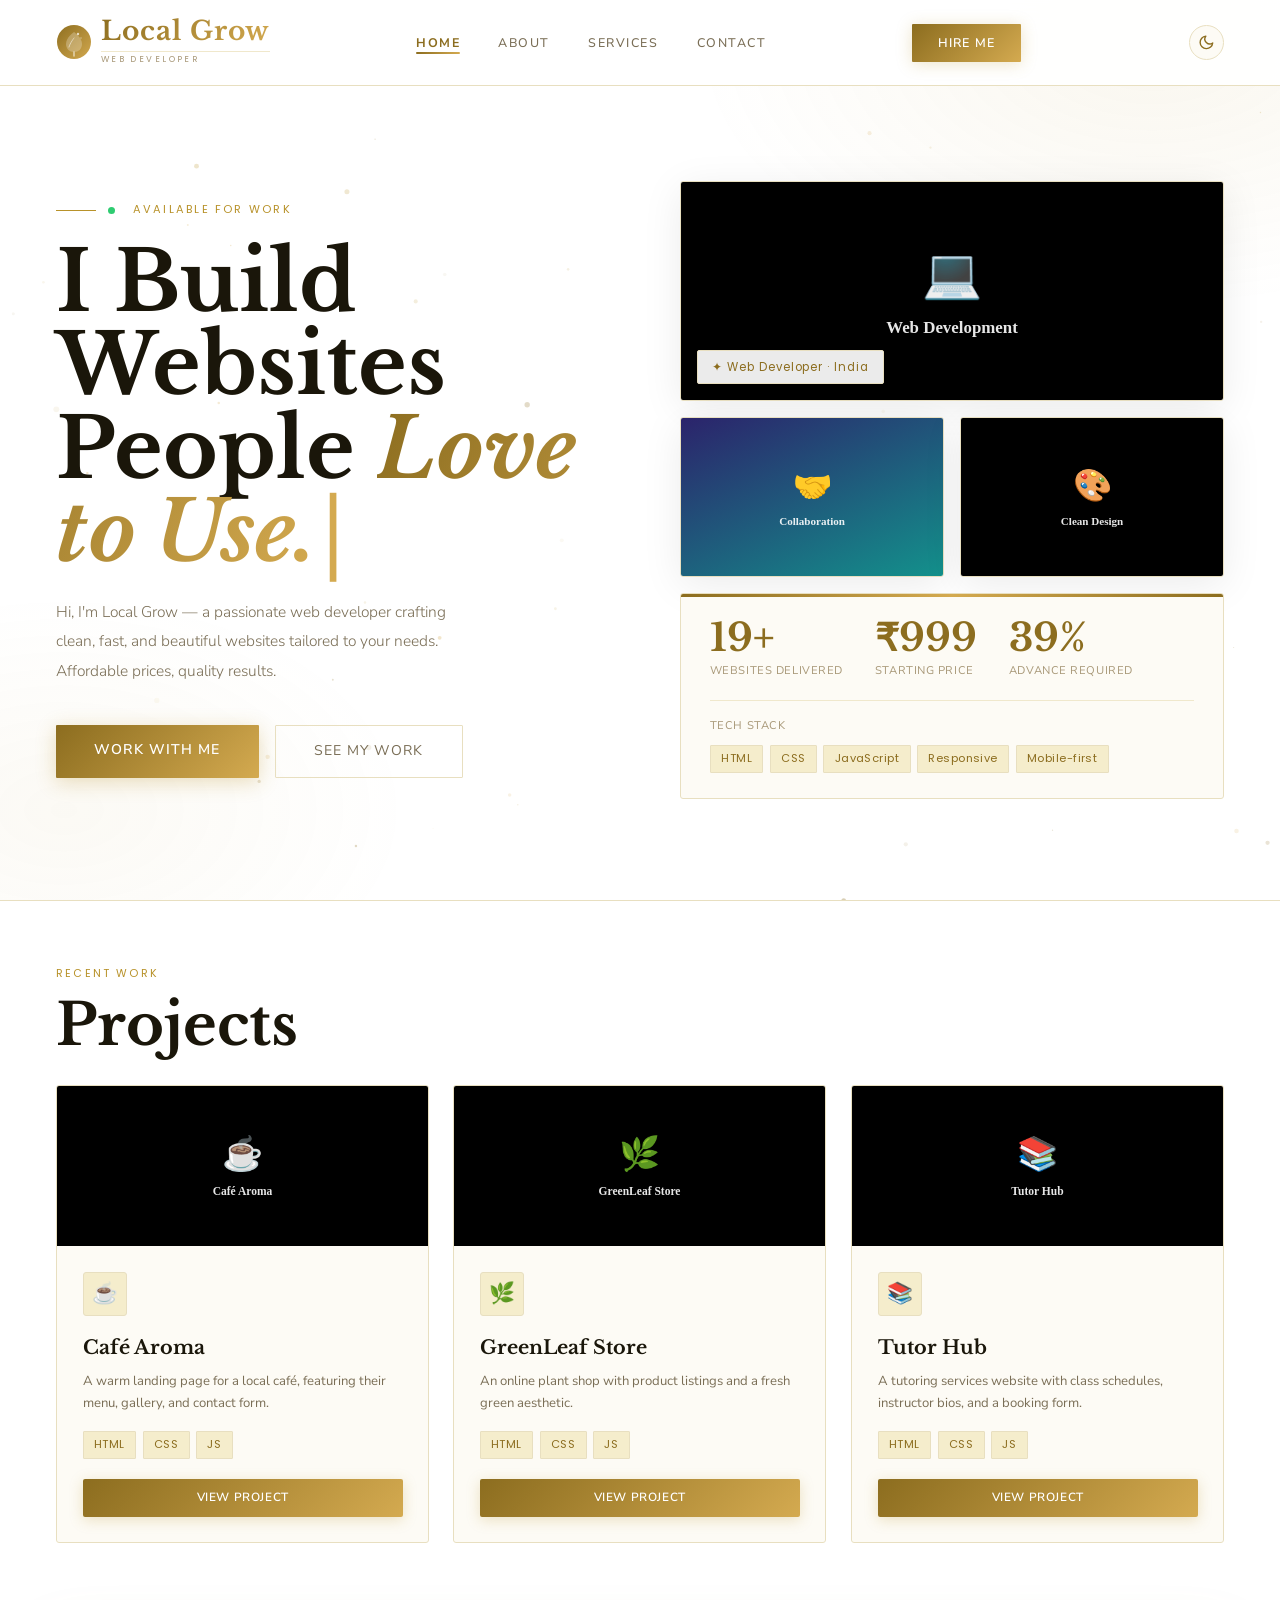
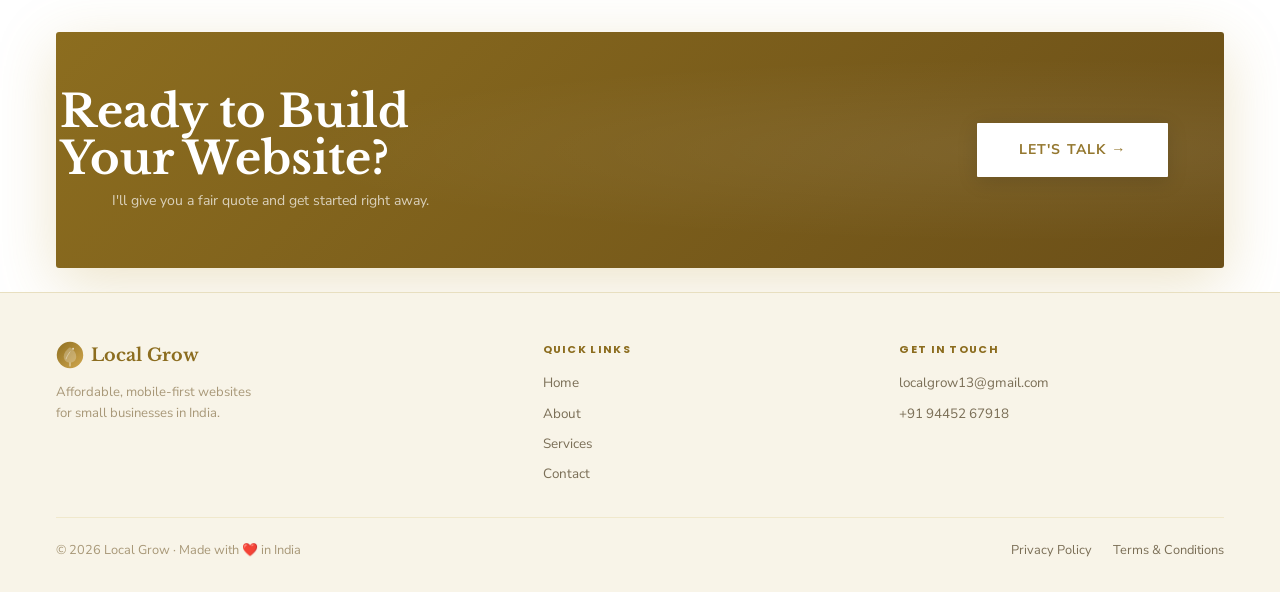
<file: index.html>
<!DOCTYPE html>
<html lang="en">
<head>
<meta charset="UTF-8" />
<meta name="viewport" content="width=device-width, initial-scale=1.0" />
<title>Local Grow — Web Developer</title>
<meta name="description" content="Local Grow — affordable, mobile-first websites built for small businesses in India. Landing pages, business sites, and portfolios." />
<meta name="theme-color" content="#b8922a" />
<meta property="og:type" content="website" />
<meta property="og:site_name" content="Local Grow" />
<meta property="og:title" content="Local Grow — Web Developer" />
<meta property="og:description" content="Local Grow — affordable, mobile-first websites built for small businesses in India. Landing pages, business sites, and portfolios." />
<meta name="twitter:card" content="summary" />
<meta name="twitter:title" content="Local Grow — Web Developer" />
<meta name="twitter:description" content="Local Grow — affordable, mobile-first websites built for small businesses in India. Landing pages, business sites, and portfolios." />
<link rel="icon" type="image/svg+xml" href="data:image/svg+xml,%3Csvg xmlns='http://www.w3.org/2000/svg' viewBox='0 0 36 36'%3E%3Cdefs%3E%3ClinearGradient id='g' x1='0' y1='0' x2='36' y2='36' gradientUnits='userSpaceOnUse'%3E%3Cstop offset='0%25' stop-color='%238c6d1f'/%3E%3Cstop offset='100%25' stop-color='%23d4aa50'/%3E%3C/linearGradient%3E%3C/defs%3E%3Ccircle cx='18' cy='18' r='17' fill='url(%23g)'/%3E%3Cpath d='M18 8 C18 8 26 13 26 20 C26 25 22.5 28 18 28 C13.5 28 10 25 10 20 C10 13 18 8 18 8Z' fill='rgba(255,255,255,0.3)'/%3E%3Cline x1='18' y1='28' x2='18' y2='32' stroke='rgba(255,255,255,0.6)' stroke-width='1.5' stroke-linecap='round'/%3E%3Cpath d='M18 14 C18 14 14 19 13 23' stroke='rgba(255,255,255,0.5)' stroke-width='1' stroke-linecap='round' fill='none'/%3E%3Ccircle cx='22' cy='10' r='1.2' fill='rgba(255,255,255,0.7)'/%3E%3C/svg%3E" />
<link rel="preconnect" href="https://fonts.googleapis.com" />
<link rel="preconnect" href="https://fonts.gstatic.com" crossorigin />
<link href="https://fonts.googleapis.com/css2?family=Libre+Baskerville:ital,wght@0,400;0,700;1,400&family=Nunito+Sans:wght@300;400;500;600;700&family=Poppins:wght@300;400;500;600&display=swap" rel="stylesheet" />
<link rel="stylesheet" href="style.css" />
</head>
<body>

<!-- ══ NAV ══ -->
<nav>
  <a class="nav-logo" href="index.html">
    <!-- SVG leaf/grow icon -->
    <svg class="logo-icon" width="36" height="36" viewBox="0 0 36 36" fill="none" xmlns="http://www.w3.org/2000/svg">
      <circle cx="18" cy="18" r="17" fill="url(#logoGrad)" />
      <!-- leaf shape -->
      <path d="M18 8 C18 8 26 13 26 20 C26 25 22.5 28 18 28 C13.5 28 10 25 10 20 C10 13 18 8 18 8Z" fill="rgba(255,255,255,0.25)" />
      <!-- stem -->
      <line x1="18" y1="28" x2="18" y2="32" stroke="rgba(255,255,255,0.6)" stroke-width="1.5" stroke-linecap="round"/>
      <!-- vein -->
      <path d="M18 14 C18 14 14 19 13 23" stroke="rgba(255,255,255,0.5)" stroke-width="1" stroke-linecap="round" fill="none"/>
      <!-- sparkle top -->
      <circle cx="22" cy="10" r="1.2" fill="rgba(255,255,255,0.7)"/>
      <circle cx="25" cy="14" r=".7" fill="rgba(255,255,255,0.5)"/>
      <defs>
        <linearGradient id="logoGrad" x1="0" y1="0" x2="36" y2="36" gradientUnits="userSpaceOnUse">
          <stop offset="0%" stop-color="#8c6d1f"/>
          <stop offset="100%" stop-color="#d4aa50"/>
        </linearGradient>
      </defs>
    </svg>
    <div>
      <span class="logo-text-main">Local Grow</span>
      <span class="logo-text-sub">Web Developer</span>
    </div>
  </a>
  <ul class="nav-links">
    <li><a href="index.html" class="active" aria-current="page">Home</a></li>
    <li><a href="about.html">About</a></li>
    <li><a href="services.html">Services</a></li>
    <li><a href="contact.html">Contact</a></li>
  </ul>
  <a class="nav-cta" href="contact.html">Hire Me</a>
  <button class="theme-toggle" aria-label="Toggle dark mode" title="Toggle dark mode">
    <svg class="icon-moon" viewBox="0 0 24 24" fill="none" stroke="currentColor" stroke-width="2"><path d="M21 12.79A9 9 0 1111.21 3 7 7 0 0021 12.79z" stroke-linecap="round" stroke-linejoin="round"/></svg>
    <svg class="icon-sun" viewBox="0 0 24 24" fill="none" stroke="currentColor" stroke-width="2"><circle cx="12" cy="12" r="4"/><path d="M12 2v2M12 20v2M4.93 4.93l1.41 1.41M17.66 17.66l1.41 1.41M2 12h2M20 12h2M4.93 19.07l1.41-1.41M17.66 6.34l1.41-1.41" stroke-linecap="round"/></svg>
  </button>
  <!-- hamburger button, shown only on mobile/tablet -->
  <button class="nav-toggle" id="nav-toggle" aria-label="Toggle navigation menu" aria-expanded="false" aria-controls="nav-links-mobile">
    <span></span><span></span><span></span>
  </button>
</nav>

<!-- dim background behind the mobile nav panel -->
<div class="nav-overlay" id="nav-overlay"></div>

<!-- mobile navigation panel -->
<ul class="nav-links-mobile" id="nav-links-mobile">
  <li><a href="index.html" class="active" aria-current="page">Home</a></li>
  <li><a href="about.html">About</a></li>
  <li><a href="services.html">Services</a></li>
  <li><a href="contact.html">Contact</a></li>
  <li><a class="nav-cta" href="contact.html">Hire Me</a></li>
</ul>

<!-- ══ HERO ══ -->
<section class="hero">
  <div class="hero-content">
    <div class="hero-eyebrow"><span class="badge-dot"></span>Available for work</div>
    <h1>I Build Websites<br>People <em>Love to Use.</em></h1>
    <p class="hero-desc">Hi, I'm Local Grow — a passionate web developer crafting clean, fast, and beautiful websites tailored to your needs. Affordable prices, quality results.</p>
    <div class="hero-btns">
      <a class="btn-gold" href="contact.html">Work with me</a>
      <a class="btn-outline" href="#projects">See my work</a>
    </div>
  </div>
  <div class="hero-visual">
    <!-- wide top photo -->
    <div class="hero-photo">
      <img src="[data-uri]"
           alt="Web development code editor" fetchpriority="high" onerror="this.src='https://picsum.photos/seed/code/900/400'" />
      <div class="hero-photo-badge">✦ Web Developer · India</div>
    </div>
    <!-- two smaller photos -->
    <div class="hero-photo">
      <img src="[data-uri]"
           alt="Developer working on laptop" loading="lazy" onerror="this.src='https://picsum.photos/seed/desk/600/300'" />
    </div>
    <div class="hero-photo">
      <img src="[data-uri]"
           alt="Web design on screen" loading="lazy" onerror="this.src='https://picsum.photos/seed/laptop/600/300'" />
    </div>
    <!-- stat card -->
    <div class="hero-stat-card">
      <div class="stat-row">
        <div class="stat">
          <div class="stat-num">20+</div>
          <div class="stat-label">Websites Delivered</div>
        </div>
        <div class="stat">
          <div class="stat-num">₹1,000</div>
          <div class="stat-label">Starting Price</div>
        </div>
        <div class="stat">
          <div class="stat-num">40%</div>
          <div class="stat-label">Advance Required</div>
        </div>
      </div>
      <div class="divider"></div>
      <div class="stat-label" style="margin-bottom:.65rem;">Tech Stack</div>
      <div class="skill-tags">
        <span class="tag">HTML</span><span class="tag">CSS</span>
        <span class="tag">JavaScript</span><span class="tag">Responsive</span>
        <span class="tag">Mobile-first</span>
      </div>
    </div>
  </div>
</section>

<!-- ══ PROJECTS ══ -->
<section id="projects">
  <div class="section-label reveal">Recent work</div>
  <h2 class="section-title reveal reveal-delay-1">Projects</h2>
  <div class="projects-grid">
    <div class="project-card reveal reveal-delay-1">
      <div class="project-photo">
        <img src="[data-uri]"
             alt="Café Aroma project" loading="lazy" onerror="this.src='https://picsum.photos/seed/cafe/600/300'" />
      </div>
      <div class="project-body">
        <div class="project-icon">☕</div>
        <div class="project-name">Café Aroma</div>
        <p class="project-desc">A warm landing page for a local café, featuring their menu, gallery, and contact form.</p>
        <div class="project-stack"><span class="tag">HTML</span><span class="tag">CSS</span><span class="tag">JS</span></div>
        <!-- project action buttons — replace href="#" with real links when available -->
        <div class="project-btns">
          <a class="btn-project btn-project-view" href="#" target="_blank" rel="noopener noreferrer">View Project</a>
        </div>
      </div>
    </div>
    <div class="project-card reveal reveal-delay-2">
      <div class="project-photo">
        <img src="[data-uri]"
             alt="GreenLeaf Store project" loading="lazy" onerror="this.src='https://picsum.photos/seed/plant/600/300'" />
      </div>
      <div class="project-body">
        <div class="project-icon">🌿</div>
        <div class="project-name">GreenLeaf Store</div>
        <p class="project-desc">An online plant shop with product listings and a fresh green aesthetic.</p>
        <div class="project-stack"><span class="tag">HTML</span><span class="tag">CSS</span><span class="tag">JS</span></div>
        <div class="project-btns">
          <a class="btn-project btn-project-view" href="#" target="_blank" rel="noopener noreferrer">View Project</a>
        </div>
      </div>
    </div>
    <div class="project-card reveal reveal-delay-3">
      <div class="project-photo">
        <img src="[data-uri]"
             alt="Tutor Hub project" loading="lazy" onerror="this.src='https://picsum.photos/seed/study/600/300'" />
      </div>
      <div class="project-body">
        <div class="project-icon">📚</div>
        <div class="project-name">Tutor Hub</div>
        <p class="project-desc">A tutoring services website with class schedules, instructor bios, and a booking form.</p>
        <div class="project-stack"><span class="tag">HTML</span><span class="tag">CSS</span><span class="tag">JS</span></div>
        <div class="project-btns">
          <a class="btn-project btn-project-view" href="#" target="_blank" rel="noopener noreferrer">View Project</a>
        </div>
      </div>
    </div>
  </div>
</section>

<!-- ══ CTA BANNER ══ -->
<div class="cta-banner reveal">
  <div>
    <div class="cta-title">Ready to Build<br>Your Website?</div>
    <div class="cta-sub">I'll give you a fair quote and get started right away.</div>
  </div>
  <a class="btn-white" href="contact.html">Let's talk →</a>
</div>

<!-- ══ FOOTER ══ -->
<footer>
  <div class="footer-grid">
    <div>
      <a href="index.html" style="text-decoration:none;display:flex;align-items:center;gap:.45rem;">
        <svg width="28" height="28" viewBox="0 0 36 36" fill="none" xmlns="http://www.w3.org/2000/svg">
          <circle cx="18" cy="18" r="17" fill="url(#footerLogoGrad)" />
          <path d="M18 8 C18 8 26 13 26 20 C26 25 22.5 28 18 28 C13.5 28 10 25 10 20 C10 13 18 8 18 8Z" fill="rgba(255,255,255,0.25)" />
          <line x1="18" y1="28" x2="18" y2="32" stroke="rgba(255,255,255,0.6)" stroke-width="1.5" stroke-linecap="round"/>
          <path d="M18 14 C18 14 14 19 13 23" stroke="rgba(255,255,255,0.5)" stroke-width="1" stroke-linecap="round" fill="none"/>
          <circle cx="22" cy="10" r="1.2" fill="rgba(255,255,255,0.7)"/>
          <defs>
            <linearGradient id="footerLogoGrad" x1="0" y1="0" x2="36" y2="36" gradientUnits="userSpaceOnUse">
              <stop offset="0%" stop-color="#8c6d1f"/>
              <stop offset="100%" stop-color="#d4aa50"/>
            </linearGradient>
          </defs>
        </svg>
        <span class="footer-logo">Local Grow</span>
      </a>
      <p style="margin-top:.8rem;max-width:26ch;font-size:.82rem;">Affordable, mobile-first websites for small businesses in India.</p>
    </div>
    <div class="footer-links">
      <span class="footer-links-title">Quick Links</span>
      <a href="index.html">Home</a>
      <a href="about.html">About</a>
      <a href="services.html">Services</a>
      <a href="contact.html">Contact</a>
    </div>
    <div class="footer-links">
      <span class="footer-links-title">Get in Touch</span>
      <a href="https://mail.google.com/mail/?view=cm&to=localgrow13@gmail.com" target="_blank">localgrow13@gmail.com</a>
      <a href="https://wa.me/919445267918" target="_blank">+91 94452 67918</a>
    </div>
  </div>
  <div class="footer-bottom">
    <span>© 2026 Local Grow · Made with ❤️ in India</span>
    <div style="display:flex;gap:1.3rem;">
      <a href="privacy.html">Privacy Policy</a>
      <a href="terms.html">Terms &amp; Conditions</a>
    </div>
  </div>
</footer>

<!-- ══ BACK TO TOP BUTTON ══ -->
<button id="back-to-top" aria-label="Back to top">
  <svg viewBox="0 0 24 24" fill="none" stroke="currentColor" stroke-width="2.5">
    <path d="M12 19V5M5 12l7-7 7 7" stroke-linecap="round" stroke-linejoin="round"/>
  </svg>
</button>

<script src="script.js?v=2"></script>
</body>
</html>
</file>
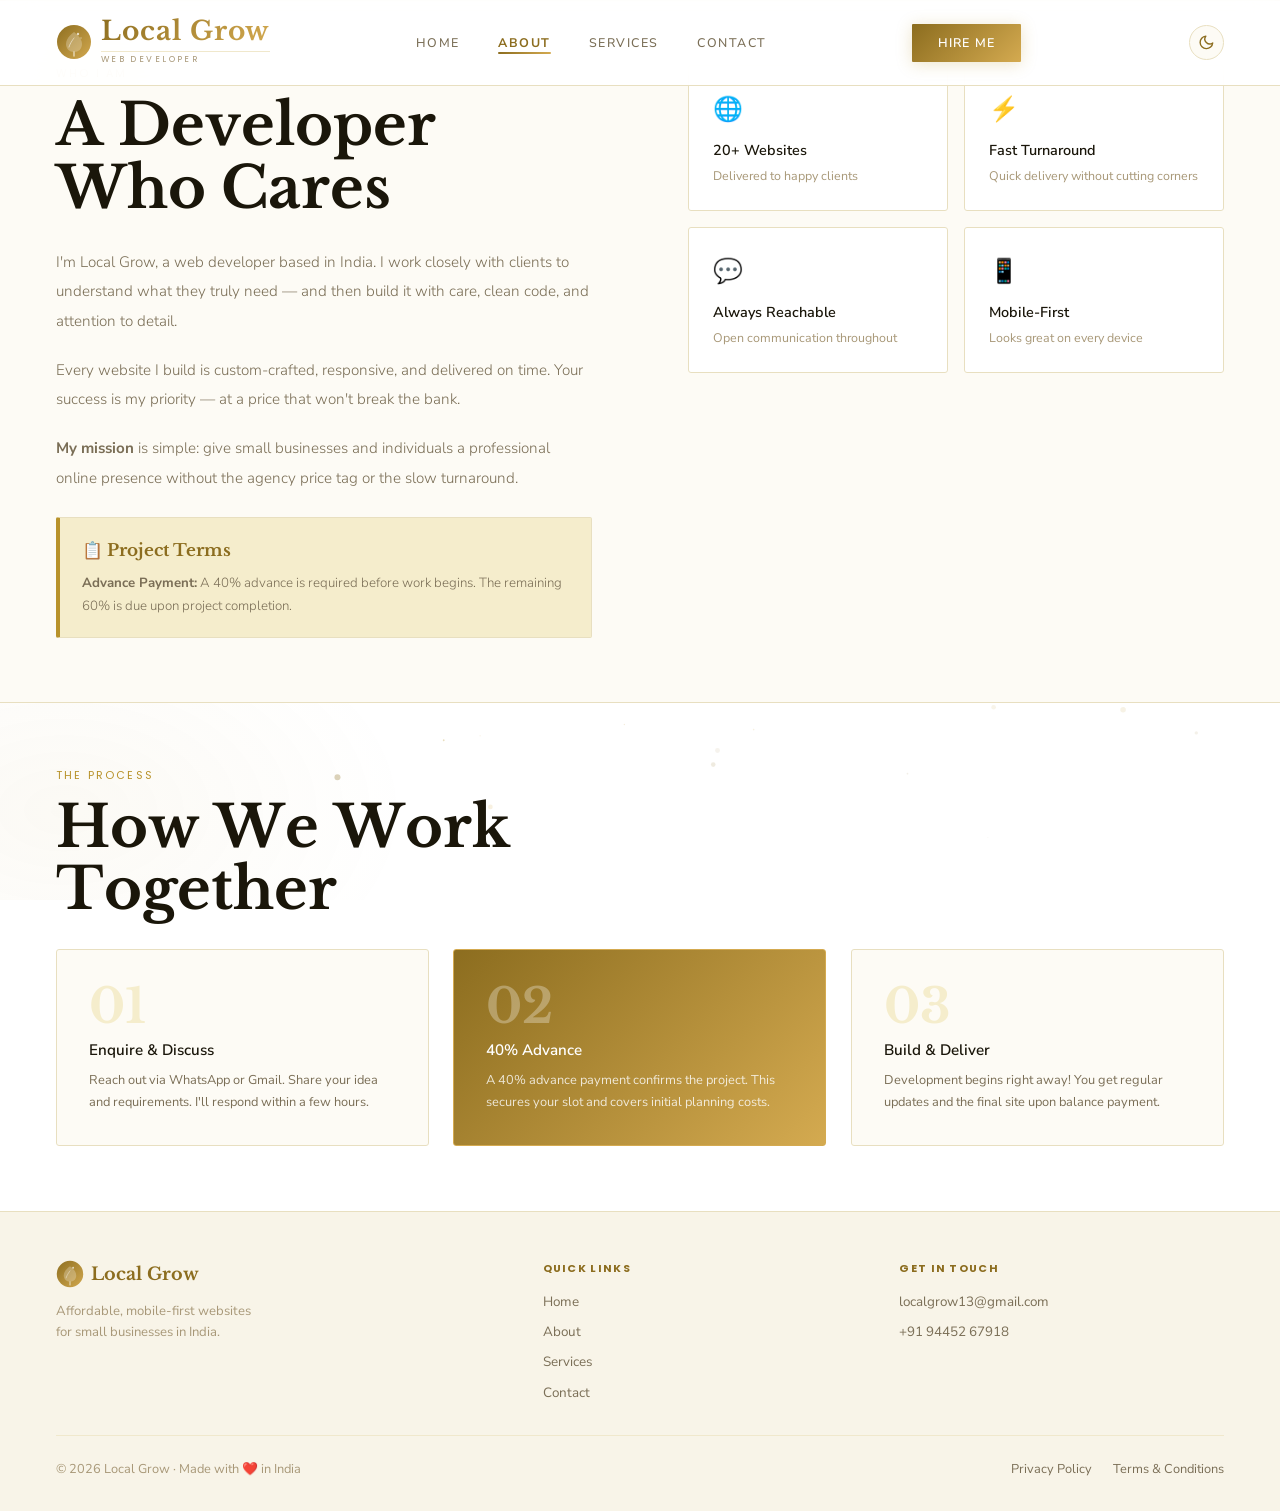
<file: about.html>
<!DOCTYPE html>
<html lang="en">
<head>
<meta charset="UTF-8" />
<meta name="viewport" content="width=device-width, initial-scale=1.0" />
<title>About — Local Grow</title>
<meta name="description" content="Learn about Local Grow, a web developer based in India, and how the project process works from enquiry to delivery." />
<meta name="theme-color" content="#b8922a" />
<meta property="og:type" content="website" />
<meta property="og:site_name" content="Local Grow" />
<meta property="og:title" content="About — Local Grow" />
<meta property="og:description" content="Learn about Local Grow, a web developer based in India, and how the project process works from enquiry to delivery." />
<meta name="twitter:card" content="summary" />
<meta name="twitter:title" content="About — Local Grow" />
<meta name="twitter:description" content="Learn about Local Grow, a web developer based in India, and how the project process works from enquiry to delivery." />
<link rel="icon" type="image/svg+xml" href="data:image/svg+xml,%3Csvg xmlns='http://www.w3.org/2000/svg' viewBox='0 0 36 36'%3E%3Cdefs%3E%3ClinearGradient id='g' x1='0' y1='0' x2='36' y2='36' gradientUnits='userSpaceOnUse'%3E%3Cstop offset='0%25' stop-color='%238c6d1f'/%3E%3Cstop offset='100%25' stop-color='%23d4aa50'/%3E%3C/linearGradient%3E%3C/defs%3E%3Ccircle cx='18' cy='18' r='17' fill='url(%23g)'/%3E%3Cpath d='M18 8 C18 8 26 13 26 20 C26 25 22.5 28 18 28 C13.5 28 10 25 10 20 C10 13 18 8 18 8Z' fill='rgba(255,255,255,0.3)'/%3E%3Cline x1='18' y1='28' x2='18' y2='32' stroke='rgba(255,255,255,0.6)' stroke-width='1.5' stroke-linecap='round'/%3E%3Cpath d='M18 14 C18 14 14 19 13 23' stroke='rgba(255,255,255,0.5)' stroke-width='1' stroke-linecap='round' fill='none'/%3E%3Ccircle cx='22' cy='10' r='1.2' fill='rgba(255,255,255,0.7)'/%3E%3C/svg%3E" />
<link rel="preconnect" href="https://fonts.googleapis.com" />
<link rel="preconnect" href="https://fonts.gstatic.com" crossorigin />
<link href="https://fonts.googleapis.com/css2?family=Libre+Baskerville:ital,wght@0,400;0,700;1,400&family=Nunito+Sans:wght@300;400;500;600;700&family=Poppins:wght@300;400;500;600&display=swap" rel="stylesheet" />
<link rel="stylesheet" href="style.css" />
</head>
<body>

<!-- ══ NAV ══ -->
<nav>
  <a class="nav-logo" href="index.html">
    <!-- SVG leaf/grow icon -->
    <svg class="logo-icon" width="36" height="36" viewBox="0 0 36 36" fill="none" xmlns="http://www.w3.org/2000/svg">
      <circle cx="18" cy="18" r="17" fill="url(#logoGrad)" />
      <!-- leaf shape -->
      <path d="M18 8 C18 8 26 13 26 20 C26 25 22.5 28 18 28 C13.5 28 10 25 10 20 C10 13 18 8 18 8Z" fill="rgba(255,255,255,0.25)" />
      <!-- stem -->
      <line x1="18" y1="28" x2="18" y2="32" stroke="rgba(255,255,255,0.6)" stroke-width="1.5" stroke-linecap="round"/>
      <!-- vein -->
      <path d="M18 14 C18 14 14 19 13 23" stroke="rgba(255,255,255,0.5)" stroke-width="1" stroke-linecap="round" fill="none"/>
      <!-- sparkle top -->
      <circle cx="22" cy="10" r="1.2" fill="rgba(255,255,255,0.7)"/>
      <circle cx="25" cy="14" r=".7" fill="rgba(255,255,255,0.5)"/>
      <defs>
        <linearGradient id="logoGrad" x1="0" y1="0" x2="36" y2="36" gradientUnits="userSpaceOnUse">
          <stop offset="0%" stop-color="#8c6d1f"/>
          <stop offset="100%" stop-color="#d4aa50"/>
        </linearGradient>
      </defs>
    </svg>
    <div>
      <span class="logo-text-main">Local Grow</span>
      <span class="logo-text-sub">Web Developer</span>
    </div>
  </a>
  <ul class="nav-links">
    <li><a href="index.html">Home</a></li>
    <li><a href="about.html" class="active" aria-current="page">About</a></li>
    <li><a href="services.html">Services</a></li>
    <li><a href="contact.html">Contact</a></li>
  </ul>
  <a class="nav-cta" href="contact.html">Hire Me</a>
  <button class="theme-toggle" aria-label="Toggle dark mode" title="Toggle dark mode">
    <svg class="icon-moon" viewBox="0 0 24 24" fill="none" stroke="currentColor" stroke-width="2"><path d="M21 12.79A9 9 0 1111.21 3 7 7 0 0021 12.79z" stroke-linecap="round" stroke-linejoin="round"/></svg>
    <svg class="icon-sun" viewBox="0 0 24 24" fill="none" stroke="currentColor" stroke-width="2"><circle cx="12" cy="12" r="4"/><path d="M12 2v2M12 20v2M4.93 4.93l1.41 1.41M17.66 17.66l1.41 1.41M2 12h2M20 12h2M4.93 19.07l1.41-1.41M17.66 6.34l1.41-1.41" stroke-linecap="round"/></svg>
  </button>
  <!-- hamburger button, shown only on mobile/tablet -->
  <button class="nav-toggle" id="nav-toggle" aria-label="Toggle navigation menu" aria-expanded="false" aria-controls="nav-links-mobile">
    <span></span><span></span><span></span>
  </button>
</nav>

<!-- dim background behind the mobile nav panel -->
<div class="nav-overlay" id="nav-overlay"></div>

<!-- mobile navigation panel -->
<ul class="nav-links-mobile" id="nav-links-mobile">
  <li><a href="index.html">Home</a></li>
  <li><a href="about.html" class="active" aria-current="page">About</a></li>
  <li><a href="services.html">Services</a></li>
  <li><a href="contact.html">Contact</a></li>
  <li><a class="nav-cta" href="contact.html">Hire Me</a></li>
</ul>

<!-- ══ ABOUT ══ -->
<section id="about">
  <div class="about-text">
    <div class="section-label reveal">Who I am</div>
    <h2 class="section-title reveal reveal-delay-1">A Developer<br>Who Cares</h2>
    <p class="reveal reveal-delay-2">I'm Local Grow, a web developer based in India. I work closely with clients to understand what they truly need — and then build it with care, clean code, and attention to detail.</p>
    <p class="reveal reveal-delay-2">Every website I build is custom-crafted, responsive, and delivered on time. Your success is my priority — at a price that won't break the bank.</p>
    <p class="reveal reveal-delay-2"><strong>My mission</strong> is simple: give small businesses and individuals a professional online presence without the agency price tag or the slow turnaround.</p>

    <!-- POLICY NOTICE -->
    <div class="policy-notice reveal reveal-delay-3">
      <div class="policy-notice-title">📋 Project Terms</div>
      <p><strong>Advance Payment:</strong> A 40% advance is required before work begins. The remaining 60% is due upon project completion.</p>
    </div>
  </div>
  <div class="perks">
    <div class="perk reveal reveal-delay-1"><div class="perk-icon">🌐</div><div class="perk-title">20+ Websites</div><div class="perk-desc">Delivered to happy clients</div></div>
    <div class="perk reveal reveal-delay-2"><div class="perk-icon">⚡</div><div class="perk-title">Fast Turnaround</div><div class="perk-desc">Quick delivery without cutting corners</div></div>
    <div class="perk reveal reveal-delay-3"><div class="perk-icon">💬</div><div class="perk-title">Always Reachable</div><div class="perk-desc">Open communication throughout</div></div>
    <div class="perk reveal reveal-delay-4"><div class="perk-icon">📱</div><div class="perk-title">Mobile-First</div><div class="perk-desc">Looks great on every device</div></div>
  </div>
</section>

<!-- ══ HOW IT WORKS ══ -->
<section id="how-it-works">
  <div class="section-label reveal">The Process</div>
  <h2 class="section-title reveal reveal-delay-1">How We Work<br>Together</h2>
  <div class="steps-grid steps-grid-3">
    <div class="step-card reveal reveal-delay-1">
      <span class="step-num">01</span>
      <div class="step-title">Enquire & Discuss</div>
      <div class="step-desc">Reach out via WhatsApp or Gmail. Share your idea and requirements. I'll respond within a few hours.</div>
    </div>
    <div class="step-card highlight reveal reveal-delay-2">
      <span class="step-num">02</span>
      <div class="step-title">40% Advance</div>
      <div class="step-desc">A 40% advance payment confirms the project. This secures your slot and covers initial planning costs.</div>
    </div>
    <div class="step-card reveal reveal-delay-3">
      <span class="step-num">03</span>
      <div class="step-title">Build & Deliver</div>
      <div class="step-desc">Development begins right away! You get regular updates and the final site upon balance payment.</div>
    </div>
  </div>
</section>

<!-- ══ FOOTER ══ -->
<footer>
  <div class="footer-grid">
    <div>
      <a href="index.html" style="text-decoration:none;display:flex;align-items:center;gap:.45rem;">
        <svg width="28" height="28" viewBox="0 0 36 36" fill="none" xmlns="http://www.w3.org/2000/svg">
          <circle cx="18" cy="18" r="17" fill="url(#footerLogoGrad)" />
          <path d="M18 8 C18 8 26 13 26 20 C26 25 22.5 28 18 28 C13.5 28 10 25 10 20 C10 13 18 8 18 8Z" fill="rgba(255,255,255,0.25)" />
          <line x1="18" y1="28" x2="18" y2="32" stroke="rgba(255,255,255,0.6)" stroke-width="1.5" stroke-linecap="round"/>
          <path d="M18 14 C18 14 14 19 13 23" stroke="rgba(255,255,255,0.5)" stroke-width="1" stroke-linecap="round" fill="none"/>
          <circle cx="22" cy="10" r="1.2" fill="rgba(255,255,255,0.7)"/>
          <defs>
            <linearGradient id="footerLogoGrad" x1="0" y1="0" x2="36" y2="36" gradientUnits="userSpaceOnUse">
              <stop offset="0%" stop-color="#8c6d1f"/>
              <stop offset="100%" stop-color="#d4aa50"/>
            </linearGradient>
          </defs>
        </svg>
        <span class="footer-logo">Local Grow</span>
      </a>
      <p style="margin-top:.8rem;max-width:26ch;font-size:.82rem;">Affordable, mobile-first websites for small businesses in India.</p>
    </div>
    <div class="footer-links">
      <span class="footer-links-title">Quick Links</span>
      <a href="index.html">Home</a>
      <a href="about.html">About</a>
      <a href="services.html">Services</a>
      <a href="contact.html">Contact</a>
    </div>
    <div class="footer-links">
      <span class="footer-links-title">Get in Touch</span>
      <a href="https://mail.google.com/mail/?view=cm&to=localgrow13@gmail.com" target="_blank">localgrow13@gmail.com</a>
      <a href="https://wa.me/919445267918" target="_blank">+91 94452 67918</a>
    </div>
  </div>
  <div class="footer-bottom">
    <span>© 2026 Local Grow · Made with ❤️ in India</span>
    <div style="display:flex;gap:1.3rem;">
      <a href="privacy.html">Privacy Policy</a>
      <a href="terms.html">Terms &amp; Conditions</a>
    </div>
  </div>
</footer>

<!-- ══ BACK TO TOP BUTTON ══ -->
<button id="back-to-top" aria-label="Back to top">
  <svg viewBox="0 0 24 24" fill="none" stroke="currentColor" stroke-width="2.5">
    <path d="M12 19V5M5 12l7-7 7 7" stroke-linecap="round" stroke-linejoin="round"/>
  </svg>
</button>

<script src="script.js?v=2"></script>
</body>
</html>
</file>
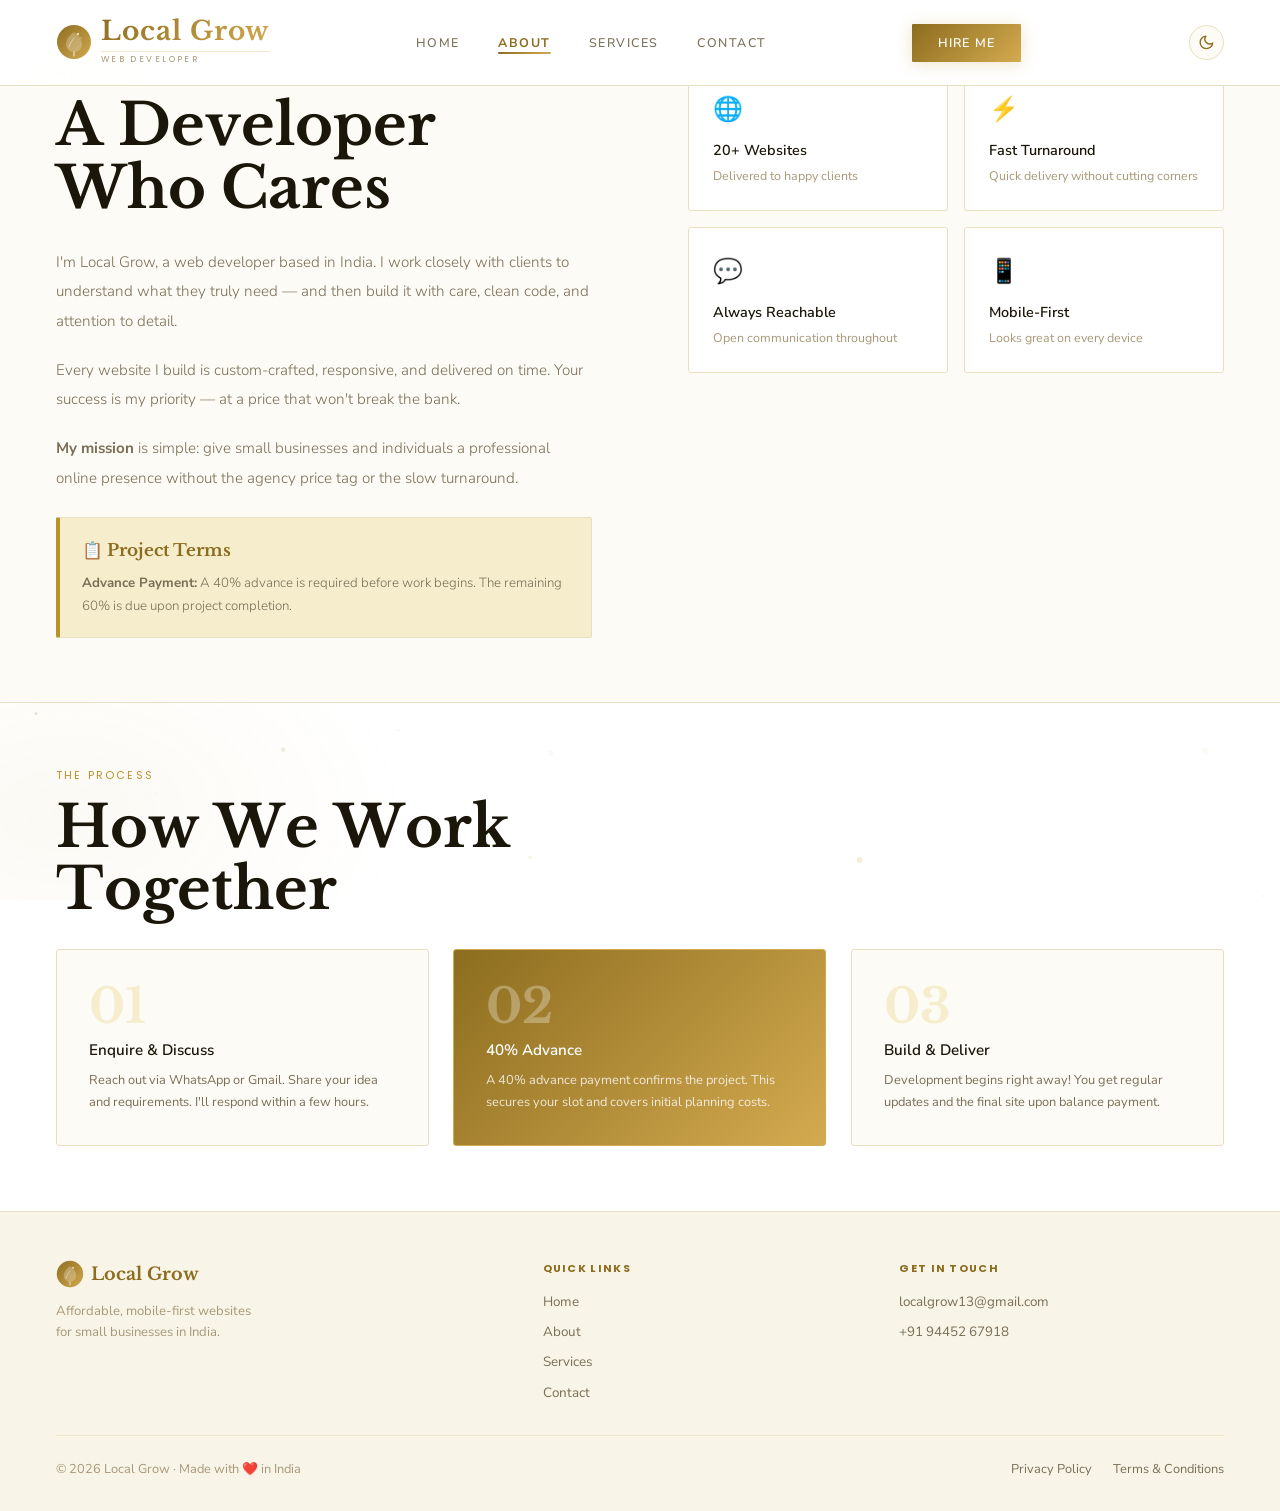
<file: about[1].html>
<!DOCTYPE html>
<html lang="en">
<head>
<meta charset="UTF-8" />
<meta name="viewport" content="width=device-width, initial-scale=1.0" />
<title>About — Local Grow</title>
<meta name="description" content="Learn about Local Grow, a web developer based in India, and how the project process works from enquiry to delivery." />
<meta name="theme-color" content="#b8922a" />
<meta property="og:type" content="website" />
<meta property="og:site_name" content="Local Grow" />
<meta property="og:title" content="About — Local Grow" />
<meta property="og:description" content="Learn about Local Grow, a web developer based in India, and how the project process works from enquiry to delivery." />
<meta name="twitter:card" content="summary" />
<meta name="twitter:title" content="About — Local Grow" />
<meta name="twitter:description" content="Learn about Local Grow, a web developer based in India, and how the project process works from enquiry to delivery." />
<link rel="icon" type="image/svg+xml" href="data:image/svg+xml,%3Csvg xmlns='http://www.w3.org/2000/svg' viewBox='0 0 36 36'%3E%3Cdefs%3E%3ClinearGradient id='g' x1='0' y1='0' x2='36' y2='36' gradientUnits='userSpaceOnUse'%3E%3Cstop offset='0%25' stop-color='%238c6d1f'/%3E%3Cstop offset='100%25' stop-color='%23d4aa50'/%3E%3C/linearGradient%3E%3C/defs%3E%3Ccircle cx='18' cy='18' r='17' fill='url(%23g)'/%3E%3Cpath d='M18 8 C18 8 26 13 26 20 C26 25 22.5 28 18 28 C13.5 28 10 25 10 20 C10 13 18 8 18 8Z' fill='rgba(255,255,255,0.3)'/%3E%3Cline x1='18' y1='28' x2='18' y2='32' stroke='rgba(255,255,255,0.6)' stroke-width='1.5' stroke-linecap='round'/%3E%3Cpath d='M18 14 C18 14 14 19 13 23' stroke='rgba(255,255,255,0.5)' stroke-width='1' stroke-linecap='round' fill='none'/%3E%3Ccircle cx='22' cy='10' r='1.2' fill='rgba(255,255,255,0.7)'/%3E%3C/svg%3E" />
<link rel="preconnect" href="https://fonts.googleapis.com" />
<link rel="preconnect" href="https://fonts.gstatic.com" crossorigin />
<link href="https://fonts.googleapis.com/css2?family=Libre+Baskerville:ital,wght@0,400;0,700;1,400&family=Nunito+Sans:wght@300;400;500;600;700&family=Poppins:wght@300;400;500;600&display=swap" rel="stylesheet" />
<link rel="stylesheet" href="style.css" />
</head>
<body>

<!-- ══ NAV ══ -->
<nav>
  <a class="nav-logo" href="index.html">
    <!-- SVG leaf/grow icon -->
    <svg class="logo-icon" width="36" height="36" viewBox="0 0 36 36" fill="none" xmlns="http://www.w3.org/2000/svg">
      <circle cx="18" cy="18" r="17" fill="url(#logoGrad)" />
      <!-- leaf shape -->
      <path d="M18 8 C18 8 26 13 26 20 C26 25 22.5 28 18 28 C13.5 28 10 25 10 20 C10 13 18 8 18 8Z" fill="rgba(255,255,255,0.25)" />
      <!-- stem -->
      <line x1="18" y1="28" x2="18" y2="32" stroke="rgba(255,255,255,0.6)" stroke-width="1.5" stroke-linecap="round"/>
      <!-- vein -->
      <path d="M18 14 C18 14 14 19 13 23" stroke="rgba(255,255,255,0.5)" stroke-width="1" stroke-linecap="round" fill="none"/>
      <!-- sparkle top -->
      <circle cx="22" cy="10" r="1.2" fill="rgba(255,255,255,0.7)"/>
      <circle cx="25" cy="14" r=".7" fill="rgba(255,255,255,0.5)"/>
      <defs>
        <linearGradient id="logoGrad" x1="0" y1="0" x2="36" y2="36" gradientUnits="userSpaceOnUse">
          <stop offset="0%" stop-color="#8c6d1f"/>
          <stop offset="100%" stop-color="#d4aa50"/>
        </linearGradient>
      </defs>
    </svg>
    <div>
      <span class="logo-text-main">Local Grow</span>
      <span class="logo-text-sub">Web Developer</span>
    </div>
  </a>
  <ul class="nav-links">
    <li><a href="index.html">Home</a></li>
    <li><a href="about.html" class="active" aria-current="page">About</a></li>
    <li><a href="services.html">Services</a></li>
    <li><a href="contact.html">Contact</a></li>
  </ul>
  <a class="nav-cta" href="contact.html">Hire Me</a>
  <button class="theme-toggle" aria-label="Toggle dark mode" title="Toggle dark mode">
    <svg class="icon-moon" viewBox="0 0 24 24" fill="none" stroke="currentColor" stroke-width="2"><path d="M21 12.79A9 9 0 1111.21 3 7 7 0 0021 12.79z" stroke-linecap="round" stroke-linejoin="round"/></svg>
    <svg class="icon-sun" viewBox="0 0 24 24" fill="none" stroke="currentColor" stroke-width="2"><circle cx="12" cy="12" r="4"/><path d="M12 2v2M12 20v2M4.93 4.93l1.41 1.41M17.66 17.66l1.41 1.41M2 12h2M20 12h2M4.93 19.07l1.41-1.41M17.66 6.34l1.41-1.41" stroke-linecap="round"/></svg>
  </button>
  <!-- hamburger button, shown only on mobile/tablet -->
  <button class="nav-toggle" id="nav-toggle" aria-label="Toggle navigation menu" aria-expanded="false" aria-controls="nav-links-mobile">
    <span></span><span></span><span></span>
  </button>
</nav>

<!-- dim background behind the mobile nav panel -->
<div class="nav-overlay" id="nav-overlay"></div>

<!-- mobile navigation panel -->
<ul class="nav-links-mobile" id="nav-links-mobile">
  <li><a href="index.html">Home</a></li>
  <li><a href="about.html" class="active" aria-current="page">About</a></li>
  <li><a href="services.html">Services</a></li>
  <li><a href="contact.html">Contact</a></li>
  <li><a class="nav-cta" href="contact.html">Hire Me</a></li>
</ul>

<!-- ══ ABOUT ══ -->
<section id="about">
  <div class="about-text">
    <div class="section-label reveal">Who I am</div>
    <h2 class="section-title reveal reveal-delay-1">A Developer<br>Who Cares</h2>
    <p class="reveal reveal-delay-2">I'm Local Grow, a web developer based in India. I work closely with clients to understand what they truly need — and then build it with care, clean code, and attention to detail.</p>
    <p class="reveal reveal-delay-2">Every website I build is custom-crafted, responsive, and delivered on time. Your success is my priority — at a price that won't break the bank.</p>
    <p class="reveal reveal-delay-2"><strong>My mission</strong> is simple: give small businesses and individuals a professional online presence without the agency price tag or the slow turnaround.</p>

    <!-- POLICY NOTICE -->
    <div class="policy-notice reveal reveal-delay-3">
      <div class="policy-notice-title">📋 Project Terms</div>
      <p><strong>Advance Payment:</strong> A 40% advance is required before work begins. The remaining 60% is due upon project completion.</p>
    </div>
  </div>
  <div class="perks">
    <div class="perk reveal reveal-delay-1"><div class="perk-icon">🌐</div><div class="perk-title">20+ Websites</div><div class="perk-desc">Delivered to happy clients</div></div>
    <div class="perk reveal reveal-delay-2"><div class="perk-icon">⚡</div><div class="perk-title">Fast Turnaround</div><div class="perk-desc">Quick delivery without cutting corners</div></div>
    <div class="perk reveal reveal-delay-3"><div class="perk-icon">💬</div><div class="perk-title">Always Reachable</div><div class="perk-desc">Open communication throughout</div></div>
    <div class="perk reveal reveal-delay-4"><div class="perk-icon">📱</div><div class="perk-title">Mobile-First</div><div class="perk-desc">Looks great on every device</div></div>
  </div>
</section>

<!-- ══ HOW IT WORKS ══ -->
<section id="how-it-works">
  <div class="section-label reveal">The Process</div>
  <h2 class="section-title reveal reveal-delay-1">How We Work<br>Together</h2>
  <div class="steps-grid steps-grid-3">
    <div class="step-card reveal reveal-delay-1">
      <span class="step-num">01</span>
      <div class="step-title">Enquire & Discuss</div>
      <div class="step-desc">Reach out via WhatsApp or Gmail. Share your idea and requirements. I'll respond within a few hours.</div>
    </div>
    <div class="step-card highlight reveal reveal-delay-2">
      <span class="step-num">02</span>
      <div class="step-title">40% Advance</div>
      <div class="step-desc">A 40% advance payment confirms the project. This secures your slot and covers initial planning costs.</div>
    </div>
    <div class="step-card reveal reveal-delay-3">
      <span class="step-num">03</span>
      <div class="step-title">Build & Deliver</div>
      <div class="step-desc">Development begins right away! You get regular updates and the final site upon balance payment.</div>
    </div>
  </div>
</section>

<!-- ══ FOOTER ══ -->
<footer>
  <div class="footer-grid">
    <div>
      <a href="index.html" style="text-decoration:none;display:flex;align-items:center;gap:.45rem;">
        <svg width="28" height="28" viewBox="0 0 36 36" fill="none" xmlns="http://www.w3.org/2000/svg">
          <circle cx="18" cy="18" r="17" fill="url(#footerLogoGrad)" />
          <path d="M18 8 C18 8 26 13 26 20 C26 25 22.5 28 18 28 C13.5 28 10 25 10 20 C10 13 18 8 18 8Z" fill="rgba(255,255,255,0.25)" />
          <line x1="18" y1="28" x2="18" y2="32" stroke="rgba(255,255,255,0.6)" stroke-width="1.5" stroke-linecap="round"/>
          <path d="M18 14 C18 14 14 19 13 23" stroke="rgba(255,255,255,0.5)" stroke-width="1" stroke-linecap="round" fill="none"/>
          <circle cx="22" cy="10" r="1.2" fill="rgba(255,255,255,0.7)"/>
          <defs>
            <linearGradient id="footerLogoGrad" x1="0" y1="0" x2="36" y2="36" gradientUnits="userSpaceOnUse">
              <stop offset="0%" stop-color="#8c6d1f"/>
              <stop offset="100%" stop-color="#d4aa50"/>
            </linearGradient>
          </defs>
        </svg>
        <span class="footer-logo">Local Grow</span>
      </a>
      <p style="margin-top:.8rem;max-width:26ch;font-size:.82rem;">Affordable, mobile-first websites for small businesses in India.</p>
    </div>
    <div class="footer-links">
      <span class="footer-links-title">Quick Links</span>
      <a href="index.html">Home</a>
      <a href="about.html">About</a>
      <a href="services.html">Services</a>
      <a href="contact.html">Contact</a>
    </div>
    <div class="footer-links">
      <span class="footer-links-title">Get in Touch</span>
      <a href="https://mail.google.com/mail/?view=cm&to=localgrow13@gmail.com" target="_blank">localgrow13@gmail.com</a>
      <a href="https://wa.me/919445267918" target="_blank">+91 94452 67918</a>
    </div>
  </div>
  <div class="footer-bottom">
    <span>© 2026 Local Grow · Made with ❤️ in India</span>
    <div style="display:flex;gap:1.3rem;">
      <a href="privacy.html">Privacy Policy</a>
      <a href="terms.html">Terms &amp; Conditions</a>
    </div>
  </div>
</footer>

<!-- ══ BACK TO TOP BUTTON ══ -->
<button id="back-to-top" aria-label="Back to top">
  <svg viewBox="0 0 24 24" fill="none" stroke="currentColor" stroke-width="2.5">
    <path d="M12 19V5M5 12l7-7 7 7" stroke-linecap="round" stroke-linejoin="round"/>
  </svg>
</button>

<script src="script.js"></script>
</body>
</html>
</file>
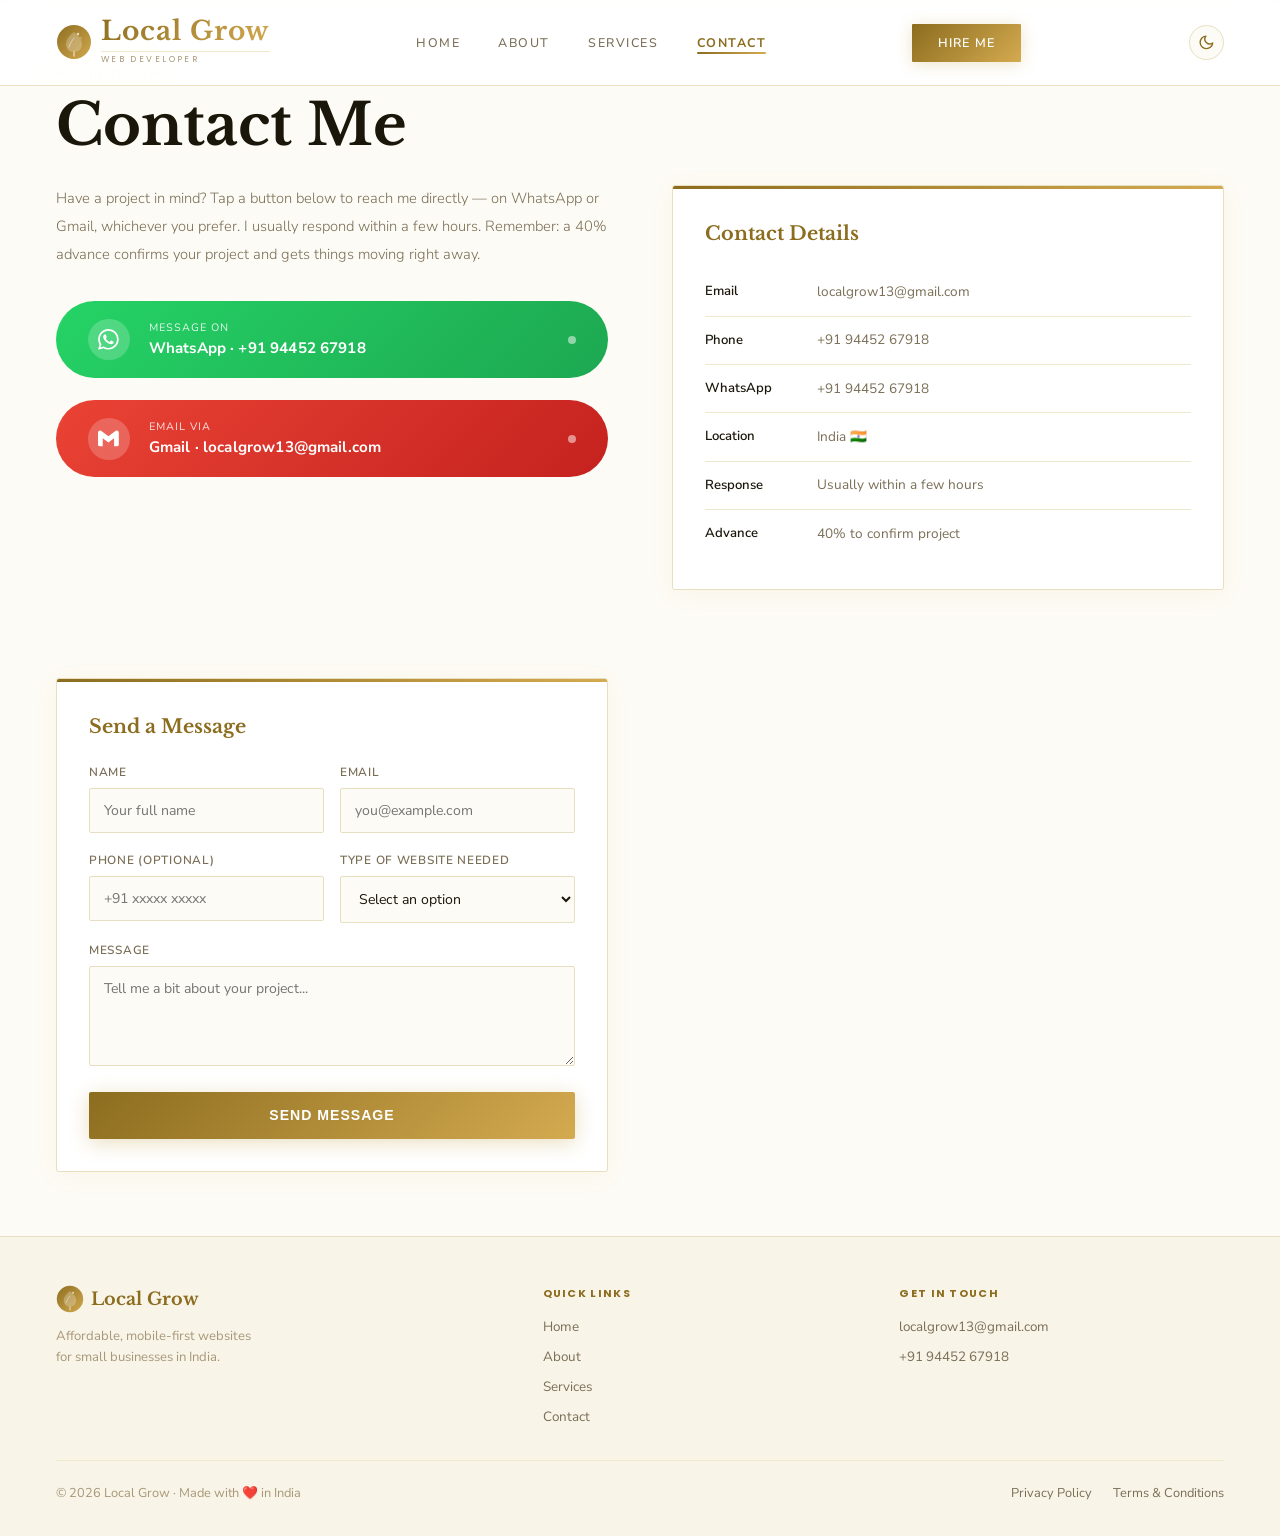
<file: contact.html>
<!DOCTYPE html>
<html lang="en">
<head>
<meta charset="UTF-8" />
<meta name="viewport" content="width=device-width, initial-scale=1.0" />
<title>Contact — Local Grow</title>
<meta name="description" content="Get in touch with Local Grow via WhatsApp, Gmail, or the contact form to start your website project." />
<meta name="theme-color" content="#b8922a" />
<meta property="og:type" content="website" />
<meta property="og:site_name" content="Local Grow" />
<meta property="og:title" content="Contact — Local Grow" />
<meta property="og:description" content="Get in touch with Local Grow via WhatsApp, Gmail, or the contact form to start your website project." />
<meta name="twitter:card" content="summary" />
<meta name="twitter:title" content="Contact — Local Grow" />
<meta name="twitter:description" content="Get in touch with Local Grow via WhatsApp, Gmail, or the contact form to start your website project." />
<link rel="icon" type="image/svg+xml" href="data:image/svg+xml,%3Csvg xmlns='http://www.w3.org/2000/svg' viewBox='0 0 36 36'%3E%3Cdefs%3E%3ClinearGradient id='g' x1='0' y1='0' x2='36' y2='36' gradientUnits='userSpaceOnUse'%3E%3Cstop offset='0%25' stop-color='%238c6d1f'/%3E%3Cstop offset='100%25' stop-color='%23d4aa50'/%3E%3C/linearGradient%3E%3C/defs%3E%3Ccircle cx='18' cy='18' r='17' fill='url(%23g)'/%3E%3Cpath d='M18 8 C18 8 26 13 26 20 C26 25 22.5 28 18 28 C13.5 28 10 25 10 20 C10 13 18 8 18 8Z' fill='rgba(255,255,255,0.3)'/%3E%3Cline x1='18' y1='28' x2='18' y2='32' stroke='rgba(255,255,255,0.6)' stroke-width='1.5' stroke-linecap='round'/%3E%3Cpath d='M18 14 C18 14 14 19 13 23' stroke='rgba(255,255,255,0.5)' stroke-width='1' stroke-linecap='round' fill='none'/%3E%3Ccircle cx='22' cy='10' r='1.2' fill='rgba(255,255,255,0.7)'/%3E%3C/svg%3E" />
<link rel="preconnect" href="https://fonts.googleapis.com" />
<link rel="preconnect" href="https://fonts.gstatic.com" crossorigin />
<link href="https://fonts.googleapis.com/css2?family=Libre+Baskerville:ital,wght@0,400;0,700;1,400&family=Nunito+Sans:wght@300;400;500;600;700&family=Poppins:wght@300;400;500;600&display=swap" rel="stylesheet" />
<link rel="stylesheet" href="style.css" />
</head>
<body>

<!-- ══ NAV ══ -->
<nav>
  <a class="nav-logo" href="index.html">
    <!-- SVG leaf/grow icon -->
    <svg class="logo-icon" width="36" height="36" viewBox="0 0 36 36" fill="none" xmlns="http://www.w3.org/2000/svg">
      <circle cx="18" cy="18" r="17" fill="url(#logoGrad)" />
      <!-- leaf shape -->
      <path d="M18 8 C18 8 26 13 26 20 C26 25 22.5 28 18 28 C13.5 28 10 25 10 20 C10 13 18 8 18 8Z" fill="rgba(255,255,255,0.25)" />
      <!-- stem -->
      <line x1="18" y1="28" x2="18" y2="32" stroke="rgba(255,255,255,0.6)" stroke-width="1.5" stroke-linecap="round"/>
      <!-- vein -->
      <path d="M18 14 C18 14 14 19 13 23" stroke="rgba(255,255,255,0.5)" stroke-width="1" stroke-linecap="round" fill="none"/>
      <!-- sparkle top -->
      <circle cx="22" cy="10" r="1.2" fill="rgba(255,255,255,0.7)"/>
      <circle cx="25" cy="14" r=".7" fill="rgba(255,255,255,0.5)"/>
      <defs>
        <linearGradient id="logoGrad" x1="0" y1="0" x2="36" y2="36" gradientUnits="userSpaceOnUse">
          <stop offset="0%" stop-color="#8c6d1f"/>
          <stop offset="100%" stop-color="#d4aa50"/>
        </linearGradient>
      </defs>
    </svg>
    <div>
      <span class="logo-text-main">Local Grow</span>
      <span class="logo-text-sub">Web Developer</span>
    </div>
  </a>
  <ul class="nav-links">
    <li><a href="index.html">Home</a></li>
    <li><a href="about.html">About</a></li>
    <li><a href="services.html">Services</a></li>
    <li><a href="contact.html" class="active" aria-current="page">Contact</a></li>
  </ul>
  <a class="nav-cta" href="contact.html">Hire Me</a>
  <button class="theme-toggle" aria-label="Toggle dark mode" title="Toggle dark mode">
    <svg class="icon-moon" viewBox="0 0 24 24" fill="none" stroke="currentColor" stroke-width="2"><path d="M21 12.79A9 9 0 1111.21 3 7 7 0 0021 12.79z" stroke-linecap="round" stroke-linejoin="round"/></svg>
    <svg class="icon-sun" viewBox="0 0 24 24" fill="none" stroke="currentColor" stroke-width="2"><circle cx="12" cy="12" r="4"/><path d="M12 2v2M12 20v2M4.93 4.93l1.41 1.41M17.66 17.66l1.41 1.41M2 12h2M20 12h2M4.93 19.07l1.41-1.41M17.66 6.34l1.41-1.41" stroke-linecap="round"/></svg>
  </button>
  <!-- hamburger button, shown only on mobile/tablet -->
  <button class="nav-toggle" id="nav-toggle" aria-label="Toggle navigation menu" aria-expanded="false" aria-controls="nav-links-mobile">
    <span></span><span></span><span></span>
  </button>
</nav>

<!-- dim background behind the mobile nav panel -->
<div class="nav-overlay" id="nav-overlay"></div>

<!-- mobile navigation panel -->
<ul class="nav-links-mobile" id="nav-links-mobile">
  <li><a href="index.html">Home</a></li>
  <li><a href="about.html">About</a></li>
  <li><a href="services.html">Services</a></li>
  <li><a href="contact.html" class="active" aria-current="page">Contact</a></li>
  <li><a class="nav-cta" href="contact.html">Hire Me</a></li>
</ul>

<!-- ══ CONTACT ══ -->
<section id="contact">
  <div class="section-label reveal">Get in touch</div>
  <h2 class="section-title reveal reveal-delay-1">Contact Me</h2>
  <div class="contact-grid">
    <div class="contact-info">
      <p class="reveal reveal-delay-1">Have a project in mind? Tap a button below to reach me directly — on WhatsApp or Gmail, whichever you prefer. I usually respond within a few hours. Remember: a 40% advance confirms your project and gets things moving right away.</p>
      <div class="contact-channels reveal reveal-delay-2">

        <a class="contact-btn btn-whatsapp"
           href="https://wa.me/919445267918?text=Hi%20Local Grow%2C%20I%20found%20your%20portfolio%20and%20I%27d%20like%20to%20discuss%20a%20web%20project."
           target="_blank" rel="noopener noreferrer">
          <div class="contact-btn-icon-wrap">
            <svg class="contact-btn-icon" viewBox="0 0 24 24" fill="currentColor">
              <path d="M17.472 14.382c-.297-.149-1.758-.867-2.03-.967-.273-.099-.471-.148-.67.15-.197.297-.767.966-.94 1.164-.173.199-.347.223-.644.075-.297-.15-1.255-.463-2.39-1.475-.883-.788-1.48-1.761-1.653-2.059-.173-.297-.018-.458.13-.606.134-.133.298-.347.446-.52.149-.174.198-.298.298-.497.099-.198.05-.371-.025-.52-.075-.149-.669-1.612-.916-2.207-.242-.579-.487-.5-.669-.51-.173-.008-.371-.01-.57-.01-.198 0-.52.074-.792.372-.272.297-1.04 1.016-1.04 2.479 0 1.462 1.065 2.875 1.213 3.074.149.198 2.096 3.2 5.077 4.487.709.306 1.262.489 1.694.625.712.227 1.36.195 1.871.118.571-.085 1.758-.719 2.006-1.413.248-.694.248-1.289.173-1.413-.074-.124-.272-.198-.57-.347m-5.421 7.403h-.004a9.87 9.87 0 01-5.031-1.378l-.361-.214-3.741.982.998-3.648-.235-.374a9.86 9.86 0 01-1.51-5.26c.001-5.45 4.436-9.884 9.888-9.884 2.64 0 5.122 1.03 6.988 2.898a9.825 9.825 0 012.893 6.994c-.003 5.45-4.437 9.884-9.885 9.884m8.413-18.297A11.815 11.815 0 0012.05 0C5.495 0 .16 5.335.157 11.892c0 2.096.547 4.142 1.588 5.945L.057 24l6.305-1.654a11.882 11.882 0 005.683 1.448h.005c6.554 0 11.89-5.335 11.893-11.893a11.821 11.821 0 00-3.48-8.413z"/>
            </svg>
          </div>
          <div class="contact-btn-text">
            <span class="contact-btn-label">Message on</span>
            <span class="contact-btn-value">WhatsApp · +91 94452 67918</span>
          </div>
          <div class="contact-btn-dot"></div>
        </a>

        <a class="contact-btn btn-gmail"
           href="https://mail.google.com/mail/?view=cm&to=localgrow13@gmail.com&su=Website%20Project%20Inquiry&body=Hi%20Local Grow%2C%0A%0AI%20found%20your%20portfolio%20and%20I%27d%20like%20to%20discuss%20a%20project."
           target="_blank" rel="noopener noreferrer">
          <div class="contact-btn-icon-wrap">
            <svg class="contact-btn-icon" viewBox="0 0 24 24" fill="currentColor">
              <path d="M24 5.457v13.909c0 .904-.732 1.636-1.636 1.636h-3.819V11.73L12 16.64l-6.545-4.91v9.273H1.636A1.636 1.636 0 010 19.366V5.457c0-2.023 2.309-3.178 3.927-1.964L5.455 4.64 12 9.548l6.545-4.910 1.528-1.145C21.69 2.28 24 3.434 24 5.457z"/>
            </svg>
          </div>
          <div class="contact-btn-text">
            <span class="contact-btn-label">Email via</span>
            <span class="contact-btn-value">Gmail · localgrow13@gmail.com</span>
          </div>
          <div class="contact-btn-dot"></div>
        </a>
      </div>
    </div>

    <div class="contact-detail reveal reveal-delay-2">
      <h3>Contact Details</h3>
      <div class="contact-row"><strong>Email</strong><span>localgrow13@gmail.com</span></div>
      <div class="contact-row"><strong>Phone</strong><span>+91 94452 67918</span></div>
      <div class="contact-row"><strong>WhatsApp</strong><span>+91 94452 67918</span></div>
      <div class="contact-row"><strong>Location</strong><span>India 🇮🇳</span></div>
      <div class="contact-row"><strong>Response</strong><span>Usually within a few hours</span></div>
      <div class="contact-row"><strong>Advance</strong><span>40% to confirm project</span></div>
    </div>

    <!-- CONTACT FORM — client-side only, no backend. Shows a success message on submit. -->
    <div class="contact-form-card reveal reveal-delay-3">
      <h3>Send a Message</h3>
      <form id="contact-form" novalidate>
        <div class="form-row">
          <div class="form-group">
            <label for="cf-name">Name</label>
            <input type="text" id="cf-name" name="name" placeholder="Your full name" required />
          </div>
          <div class="form-group">
            <label for="cf-email">Email</label>
            <input type="email" id="cf-email" name="email" placeholder="you@example.com" required />
          </div>
        </div>
        <div class="form-row">
          <div class="form-group">
            <label for="cf-phone">Phone (optional)</label>
            <input type="tel" id="cf-phone" name="phone" placeholder="+91 xxxxx xxxxx" />
          </div>
          <div class="form-group">
            <label for="cf-type">Type of Website Needed</label>
            <select id="cf-type" name="websiteType" required>
              <option value="" disabled selected>Select an option</option>
              <option value="Landing Page">Landing Page</option>
              <option value="Business Website">Business Website</option>
              <option value="Portfolio / Blog">Portfolio / Blog</option>
              <option value="Other">Other</option>
            </select>
          </div>
        </div>
        <div class="form-group">
          <label for="cf-message">Message</label>
          <textarea id="cf-message" name="message" placeholder="Tell me a bit about your project..." required></textarea>
        </div>
        <button type="submit" class="form-submit-btn">Send Message</button>
      </form>
      <!-- shown after successful client-side "submission" since there's no backend to actually send the email -->
      <div class="form-success" id="form-success">
        <svg viewBox="0 0 24 24" fill="none" stroke="currentColor" stroke-width="2">
          <path d="M20 6L9 17l-5-5" stroke-linecap="round" stroke-linejoin="round"/>
        </svg>
        <span>Thanks! Your message has been noted — for the fastest reply, tap WhatsApp above and I'll get back to you within a few hours.</span>
      </div>
    </div>
  </div>
</section>

<!-- ══ FOOTER ══ -->
<footer>
  <div class="footer-grid">
    <div>
      <a href="index.html" style="text-decoration:none;display:flex;align-items:center;gap:.45rem;">
        <svg width="28" height="28" viewBox="0 0 36 36" fill="none" xmlns="http://www.w3.org/2000/svg">
          <circle cx="18" cy="18" r="17" fill="url(#footerLogoGrad)" />
          <path d="M18 8 C18 8 26 13 26 20 C26 25 22.5 28 18 28 C13.5 28 10 25 10 20 C10 13 18 8 18 8Z" fill="rgba(255,255,255,0.25)" />
          <line x1="18" y1="28" x2="18" y2="32" stroke="rgba(255,255,255,0.6)" stroke-width="1.5" stroke-linecap="round"/>
          <path d="M18 14 C18 14 14 19 13 23" stroke="rgba(255,255,255,0.5)" stroke-width="1" stroke-linecap="round" fill="none"/>
          <circle cx="22" cy="10" r="1.2" fill="rgba(255,255,255,0.7)"/>
          <defs>
            <linearGradient id="footerLogoGrad" x1="0" y1="0" x2="36" y2="36" gradientUnits="userSpaceOnUse">
              <stop offset="0%" stop-color="#8c6d1f"/>
              <stop offset="100%" stop-color="#d4aa50"/>
            </linearGradient>
          </defs>
        </svg>
        <span class="footer-logo">Local Grow</span>
      </a>
      <p style="margin-top:.8rem;max-width:26ch;font-size:.82rem;">Affordable, mobile-first websites for small businesses in India.</p>
    </div>
    <div class="footer-links">
      <span class="footer-links-title">Quick Links</span>
      <a href="index.html">Home</a>
      <a href="about.html">About</a>
      <a href="services.html">Services</a>
      <a href="contact.html">Contact</a>
    </div>
    <div class="footer-links">
      <span class="footer-links-title">Get in Touch</span>
      <a href="https://mail.google.com/mail/?view=cm&to=localgrow13@gmail.com" target="_blank">localgrow13@gmail.com</a>
      <a href="https://wa.me/919445267918" target="_blank">+91 94452 67918</a>
    </div>
  </div>
  <div class="footer-bottom">
    <span>© 2026 Local Grow · Made with ❤️ in India</span>
    <div style="display:flex;gap:1.3rem;">
      <a href="privacy.html">Privacy Policy</a>
      <a href="terms.html">Terms &amp; Conditions</a>
    </div>
  </div>
</footer>

<!-- ══ BACK TO TOP BUTTON ══ -->
<button id="back-to-top" aria-label="Back to top">
  <svg viewBox="0 0 24 24" fill="none" stroke="currentColor" stroke-width="2.5">
    <path d="M12 19V5M5 12l7-7 7 7" stroke-linecap="round" stroke-linejoin="round"/>
  </svg>
</button>

<script src="script.js?v=2"></script>
</body>
</html>
</file>
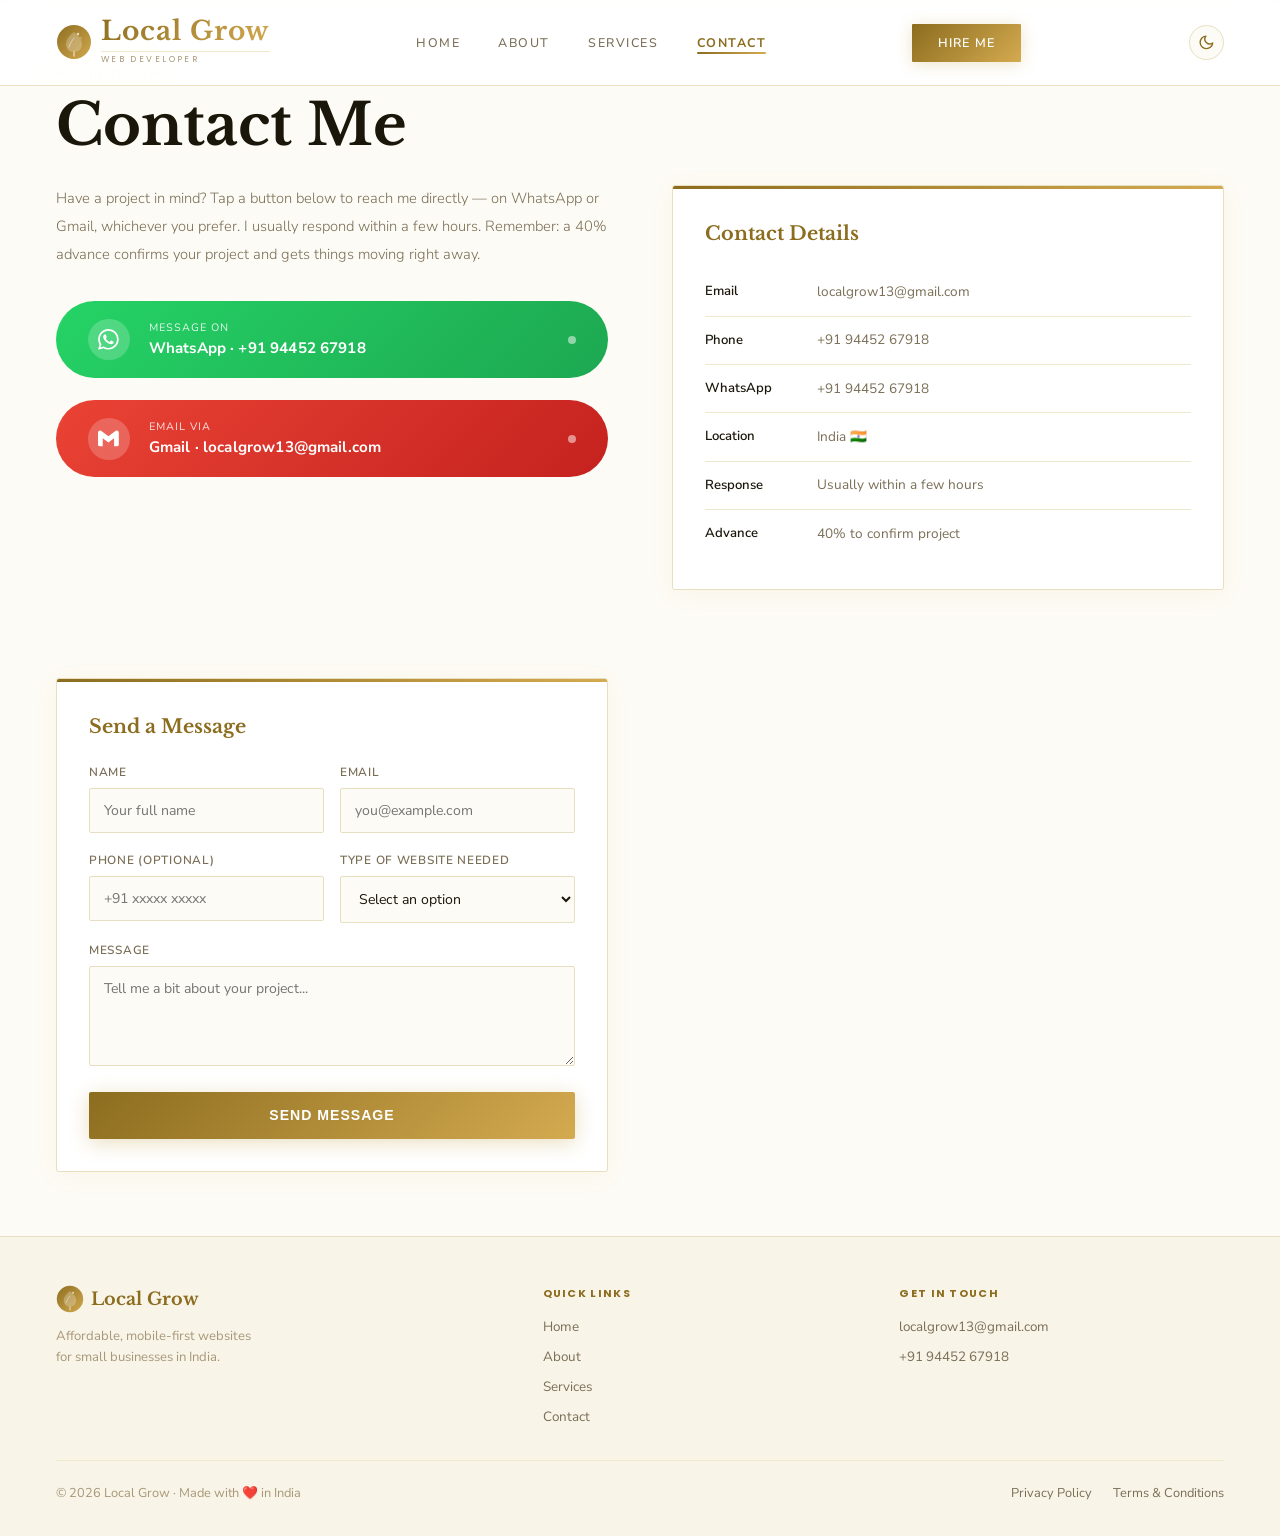
<file: contact[1].html>
<!DOCTYPE html>
<html lang="en">
<head>
<meta charset="UTF-8" />
<meta name="viewport" content="width=device-width, initial-scale=1.0" />
<title>Contact — Local Grow</title>
<meta name="description" content="Get in touch with Local Grow via WhatsApp, Gmail, or the contact form to start your website project." />
<meta name="theme-color" content="#b8922a" />
<meta property="og:type" content="website" />
<meta property="og:site_name" content="Local Grow" />
<meta property="og:title" content="Contact — Local Grow" />
<meta property="og:description" content="Get in touch with Local Grow via WhatsApp, Gmail, or the contact form to start your website project." />
<meta name="twitter:card" content="summary" />
<meta name="twitter:title" content="Contact — Local Grow" />
<meta name="twitter:description" content="Get in touch with Local Grow via WhatsApp, Gmail, or the contact form to start your website project." />
<link rel="icon" type="image/svg+xml" href="data:image/svg+xml,%3Csvg xmlns='http://www.w3.org/2000/svg' viewBox='0 0 36 36'%3E%3Cdefs%3E%3ClinearGradient id='g' x1='0' y1='0' x2='36' y2='36' gradientUnits='userSpaceOnUse'%3E%3Cstop offset='0%25' stop-color='%238c6d1f'/%3E%3Cstop offset='100%25' stop-color='%23d4aa50'/%3E%3C/linearGradient%3E%3C/defs%3E%3Ccircle cx='18' cy='18' r='17' fill='url(%23g)'/%3E%3Cpath d='M18 8 C18 8 26 13 26 20 C26 25 22.5 28 18 28 C13.5 28 10 25 10 20 C10 13 18 8 18 8Z' fill='rgba(255,255,255,0.3)'/%3E%3Cline x1='18' y1='28' x2='18' y2='32' stroke='rgba(255,255,255,0.6)' stroke-width='1.5' stroke-linecap='round'/%3E%3Cpath d='M18 14 C18 14 14 19 13 23' stroke='rgba(255,255,255,0.5)' stroke-width='1' stroke-linecap='round' fill='none'/%3E%3Ccircle cx='22' cy='10' r='1.2' fill='rgba(255,255,255,0.7)'/%3E%3C/svg%3E" />
<link rel="preconnect" href="https://fonts.googleapis.com" />
<link rel="preconnect" href="https://fonts.gstatic.com" crossorigin />
<link href="https://fonts.googleapis.com/css2?family=Libre+Baskerville:ital,wght@0,400;0,700;1,400&family=Nunito+Sans:wght@300;400;500;600;700&family=Poppins:wght@300;400;500;600&display=swap" rel="stylesheet" />
<link rel="stylesheet" href="style.css" />
</head>
<body>

<!-- ══ NAV ══ -->
<nav>
  <a class="nav-logo" href="index.html">
    <!-- SVG leaf/grow icon -->
    <svg class="logo-icon" width="36" height="36" viewBox="0 0 36 36" fill="none" xmlns="http://www.w3.org/2000/svg">
      <circle cx="18" cy="18" r="17" fill="url(#logoGrad)" />
      <!-- leaf shape -->
      <path d="M18 8 C18 8 26 13 26 20 C26 25 22.5 28 18 28 C13.5 28 10 25 10 20 C10 13 18 8 18 8Z" fill="rgba(255,255,255,0.25)" />
      <!-- stem -->
      <line x1="18" y1="28" x2="18" y2="32" stroke="rgba(255,255,255,0.6)" stroke-width="1.5" stroke-linecap="round"/>
      <!-- vein -->
      <path d="M18 14 C18 14 14 19 13 23" stroke="rgba(255,255,255,0.5)" stroke-width="1" stroke-linecap="round" fill="none"/>
      <!-- sparkle top -->
      <circle cx="22" cy="10" r="1.2" fill="rgba(255,255,255,0.7)"/>
      <circle cx="25" cy="14" r=".7" fill="rgba(255,255,255,0.5)"/>
      <defs>
        <linearGradient id="logoGrad" x1="0" y1="0" x2="36" y2="36" gradientUnits="userSpaceOnUse">
          <stop offset="0%" stop-color="#8c6d1f"/>
          <stop offset="100%" stop-color="#d4aa50"/>
        </linearGradient>
      </defs>
    </svg>
    <div>
      <span class="logo-text-main">Local Grow</span>
      <span class="logo-text-sub">Web Developer</span>
    </div>
  </a>
  <ul class="nav-links">
    <li><a href="index.html">Home</a></li>
    <li><a href="about.html">About</a></li>
    <li><a href="services.html">Services</a></li>
    <li><a href="contact.html" class="active" aria-current="page">Contact</a></li>
  </ul>
  <a class="nav-cta" href="contact.html">Hire Me</a>
  <button class="theme-toggle" aria-label="Toggle dark mode" title="Toggle dark mode">
    <svg class="icon-moon" viewBox="0 0 24 24" fill="none" stroke="currentColor" stroke-width="2"><path d="M21 12.79A9 9 0 1111.21 3 7 7 0 0021 12.79z" stroke-linecap="round" stroke-linejoin="round"/></svg>
    <svg class="icon-sun" viewBox="0 0 24 24" fill="none" stroke="currentColor" stroke-width="2"><circle cx="12" cy="12" r="4"/><path d="M12 2v2M12 20v2M4.93 4.93l1.41 1.41M17.66 17.66l1.41 1.41M2 12h2M20 12h2M4.93 19.07l1.41-1.41M17.66 6.34l1.41-1.41" stroke-linecap="round"/></svg>
  </button>
  <!-- hamburger button, shown only on mobile/tablet -->
  <button class="nav-toggle" id="nav-toggle" aria-label="Toggle navigation menu" aria-expanded="false" aria-controls="nav-links-mobile">
    <span></span><span></span><span></span>
  </button>
</nav>

<!-- dim background behind the mobile nav panel -->
<div class="nav-overlay" id="nav-overlay"></div>

<!-- mobile navigation panel -->
<ul class="nav-links-mobile" id="nav-links-mobile">
  <li><a href="index.html">Home</a></li>
  <li><a href="about.html">About</a></li>
  <li><a href="services.html">Services</a></li>
  <li><a href="contact.html" class="active" aria-current="page">Contact</a></li>
  <li><a class="nav-cta" href="contact.html">Hire Me</a></li>
</ul>

<!-- ══ CONTACT ══ -->
<section id="contact">
  <div class="section-label reveal">Get in touch</div>
  <h2 class="section-title reveal reveal-delay-1">Contact Me</h2>
  <div class="contact-grid">
    <div class="contact-info">
      <p class="reveal reveal-delay-1">Have a project in mind? Tap a button below to reach me directly — on WhatsApp or Gmail, whichever you prefer. I usually respond within a few hours. Remember: a 40% advance confirms your project and gets things moving right away.</p>
      <div class="contact-channels reveal reveal-delay-2">

        <a class="contact-btn btn-whatsapp"
           href="https://wa.me/919445267918?text=Hi%20Local Grow%2C%20I%20found%20your%20portfolio%20and%20I%27d%20like%20to%20discuss%20a%20web%20project."
           target="_blank" rel="noopener noreferrer">
          <div class="contact-btn-icon-wrap">
            <svg class="contact-btn-icon" viewBox="0 0 24 24" fill="currentColor">
              <path d="M17.472 14.382c-.297-.149-1.758-.867-2.03-.967-.273-.099-.471-.148-.67.15-.197.297-.767.966-.94 1.164-.173.199-.347.223-.644.075-.297-.15-1.255-.463-2.39-1.475-.883-.788-1.48-1.761-1.653-2.059-.173-.297-.018-.458.13-.606.134-.133.298-.347.446-.52.149-.174.198-.298.298-.497.099-.198.05-.371-.025-.52-.075-.149-.669-1.612-.916-2.207-.242-.579-.487-.5-.669-.51-.173-.008-.371-.01-.57-.01-.198 0-.52.074-.792.372-.272.297-1.04 1.016-1.04 2.479 0 1.462 1.065 2.875 1.213 3.074.149.198 2.096 3.2 5.077 4.487.709.306 1.262.489 1.694.625.712.227 1.36.195 1.871.118.571-.085 1.758-.719 2.006-1.413.248-.694.248-1.289.173-1.413-.074-.124-.272-.198-.57-.347m-5.421 7.403h-.004a9.87 9.87 0 01-5.031-1.378l-.361-.214-3.741.982.998-3.648-.235-.374a9.86 9.86 0 01-1.51-5.26c.001-5.45 4.436-9.884 9.888-9.884 2.64 0 5.122 1.03 6.988 2.898a9.825 9.825 0 012.893 6.994c-.003 5.45-4.437 9.884-9.885 9.884m8.413-18.297A11.815 11.815 0 0012.05 0C5.495 0 .16 5.335.157 11.892c0 2.096.547 4.142 1.588 5.945L.057 24l6.305-1.654a11.882 11.882 0 005.683 1.448h.005c6.554 0 11.89-5.335 11.893-11.893a11.821 11.821 0 00-3.48-8.413z"/>
            </svg>
          </div>
          <div class="contact-btn-text">
            <span class="contact-btn-label">Message on</span>
            <span class="contact-btn-value">WhatsApp · +91 94452 67918</span>
          </div>
          <div class="contact-btn-dot"></div>
        </a>

        <a class="contact-btn btn-gmail"
           href="https://mail.google.com/mail/?view=cm&to=localgrow13@gmail.com&su=Website%20Project%20Inquiry&body=Hi%20Local Grow%2C%0A%0AI%20found%20your%20portfolio%20and%20I%27d%20like%20to%20discuss%20a%20project."
           target="_blank" rel="noopener noreferrer">
          <div class="contact-btn-icon-wrap">
            <svg class="contact-btn-icon" viewBox="0 0 24 24" fill="currentColor">
              <path d="M24 5.457v13.909c0 .904-.732 1.636-1.636 1.636h-3.819V11.73L12 16.64l-6.545-4.91v9.273H1.636A1.636 1.636 0 010 19.366V5.457c0-2.023 2.309-3.178 3.927-1.964L5.455 4.64 12 9.548l6.545-4.910 1.528-1.145C21.69 2.28 24 3.434 24 5.457z"/>
            </svg>
          </div>
          <div class="contact-btn-text">
            <span class="contact-btn-label">Email via</span>
            <span class="contact-btn-value">Gmail · localgrow13@gmail.com</span>
          </div>
          <div class="contact-btn-dot"></div>
        </a>
      </div>
    </div>

    <div class="contact-detail reveal reveal-delay-2">
      <h3>Contact Details</h3>
      <div class="contact-row"><strong>Email</strong><span>localgrow13@gmail.com</span></div>
      <div class="contact-row"><strong>Phone</strong><span>+91 94452 67918</span></div>
      <div class="contact-row"><strong>WhatsApp</strong><span>+91 94452 67918</span></div>
      <div class="contact-row"><strong>Location</strong><span>India 🇮🇳</span></div>
      <div class="contact-row"><strong>Response</strong><span>Usually within a few hours</span></div>
      <div class="contact-row"><strong>Advance</strong><span>40% to confirm project</span></div>
    </div>

    <!-- CONTACT FORM — client-side only, no backend. Shows a success message on submit. -->
    <div class="contact-form-card reveal reveal-delay-3">
      <h3>Send a Message</h3>
      <form id="contact-form" novalidate>
        <div class="form-row">
          <div class="form-group">
            <label for="cf-name">Name</label>
            <input type="text" id="cf-name" name="name" placeholder="Your full name" required />
          </div>
          <div class="form-group">
            <label for="cf-email">Email</label>
            <input type="email" id="cf-email" name="email" placeholder="you@example.com" required />
          </div>
        </div>
        <div class="form-row">
          <div class="form-group">
            <label for="cf-phone">Phone (optional)</label>
            <input type="tel" id="cf-phone" name="phone" placeholder="+91 xxxxx xxxxx" />
          </div>
          <div class="form-group">
            <label for="cf-type">Type of Website Needed</label>
            <select id="cf-type" name="websiteType" required>
              <option value="" disabled selected>Select an option</option>
              <option value="Landing Page">Landing Page</option>
              <option value="Business Website">Business Website</option>
              <option value="Portfolio / Blog">Portfolio / Blog</option>
              <option value="Other">Other</option>
            </select>
          </div>
        </div>
        <div class="form-group">
          <label for="cf-message">Message</label>
          <textarea id="cf-message" name="message" placeholder="Tell me a bit about your project..." required></textarea>
        </div>
        <button type="submit" class="form-submit-btn">Send Message</button>
      </form>
      <!-- shown after successful client-side "submission" since there's no backend to actually send the email -->
      <div class="form-success" id="form-success">
        <svg viewBox="0 0 24 24" fill="none" stroke="currentColor" stroke-width="2">
          <path d="M20 6L9 17l-5-5" stroke-linecap="round" stroke-linejoin="round"/>
        </svg>
        <span>Thanks! Your message has been noted — for the fastest reply, tap WhatsApp above and I'll get back to you within a few hours.</span>
      </div>
    </div>
  </div>
</section>

<!-- ══ FOOTER ══ -->
<footer>
  <div class="footer-grid">
    <div>
      <a href="index.html" style="text-decoration:none;display:flex;align-items:center;gap:.45rem;">
        <svg width="28" height="28" viewBox="0 0 36 36" fill="none" xmlns="http://www.w3.org/2000/svg">
          <circle cx="18" cy="18" r="17" fill="url(#footerLogoGrad)" />
          <path d="M18 8 C18 8 26 13 26 20 C26 25 22.5 28 18 28 C13.5 28 10 25 10 20 C10 13 18 8 18 8Z" fill="rgba(255,255,255,0.25)" />
          <line x1="18" y1="28" x2="18" y2="32" stroke="rgba(255,255,255,0.6)" stroke-width="1.5" stroke-linecap="round"/>
          <path d="M18 14 C18 14 14 19 13 23" stroke="rgba(255,255,255,0.5)" stroke-width="1" stroke-linecap="round" fill="none"/>
          <circle cx="22" cy="10" r="1.2" fill="rgba(255,255,255,0.7)"/>
          <defs>
            <linearGradient id="footerLogoGrad" x1="0" y1="0" x2="36" y2="36" gradientUnits="userSpaceOnUse">
              <stop offset="0%" stop-color="#8c6d1f"/>
              <stop offset="100%" stop-color="#d4aa50"/>
            </linearGradient>
          </defs>
        </svg>
        <span class="footer-logo">Local Grow</span>
      </a>
      <p style="margin-top:.8rem;max-width:26ch;font-size:.82rem;">Affordable, mobile-first websites for small businesses in India.</p>
    </div>
    <div class="footer-links">
      <span class="footer-links-title">Quick Links</span>
      <a href="index.html">Home</a>
      <a href="about.html">About</a>
      <a href="services.html">Services</a>
      <a href="contact.html">Contact</a>
    </div>
    <div class="footer-links">
      <span class="footer-links-title">Get in Touch</span>
      <a href="https://mail.google.com/mail/?view=cm&to=localgrow13@gmail.com" target="_blank">localgrow13@gmail.com</a>
      <a href="https://wa.me/919445267918" target="_blank">+91 94452 67918</a>
    </div>
  </div>
  <div class="footer-bottom">
    <span>© 2026 Local Grow · Made with ❤️ in India</span>
    <div style="display:flex;gap:1.3rem;">
      <a href="privacy.html">Privacy Policy</a>
      <a href="terms.html">Terms &amp; Conditions</a>
    </div>
  </div>
</footer>

<!-- ══ BACK TO TOP BUTTON ══ -->
<button id="back-to-top" aria-label="Back to top">
  <svg viewBox="0 0 24 24" fill="none" stroke="currentColor" stroke-width="2.5">
    <path d="M12 19V5M5 12l7-7 7 7" stroke-linecap="round" stroke-linejoin="round"/>
  </svg>
</button>

<script src="script.js"></script>
</body>
</html>
</file>
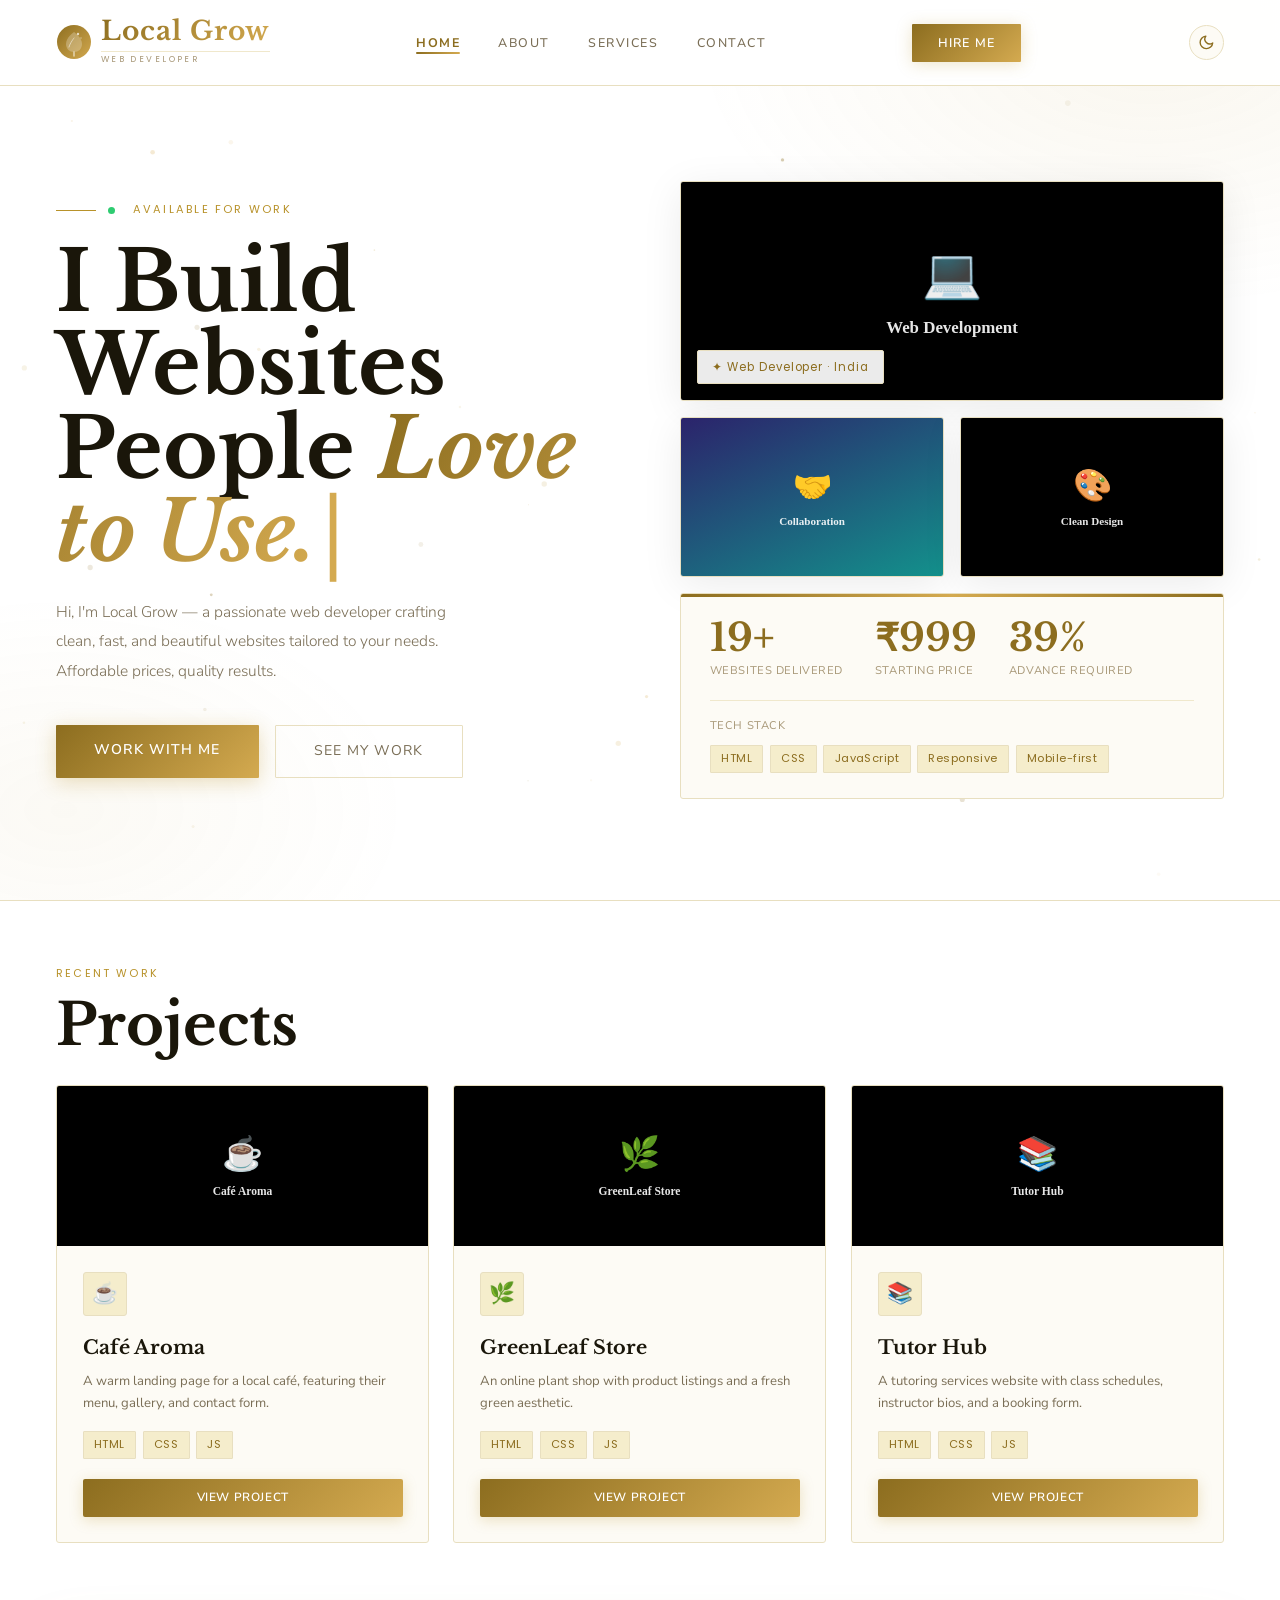
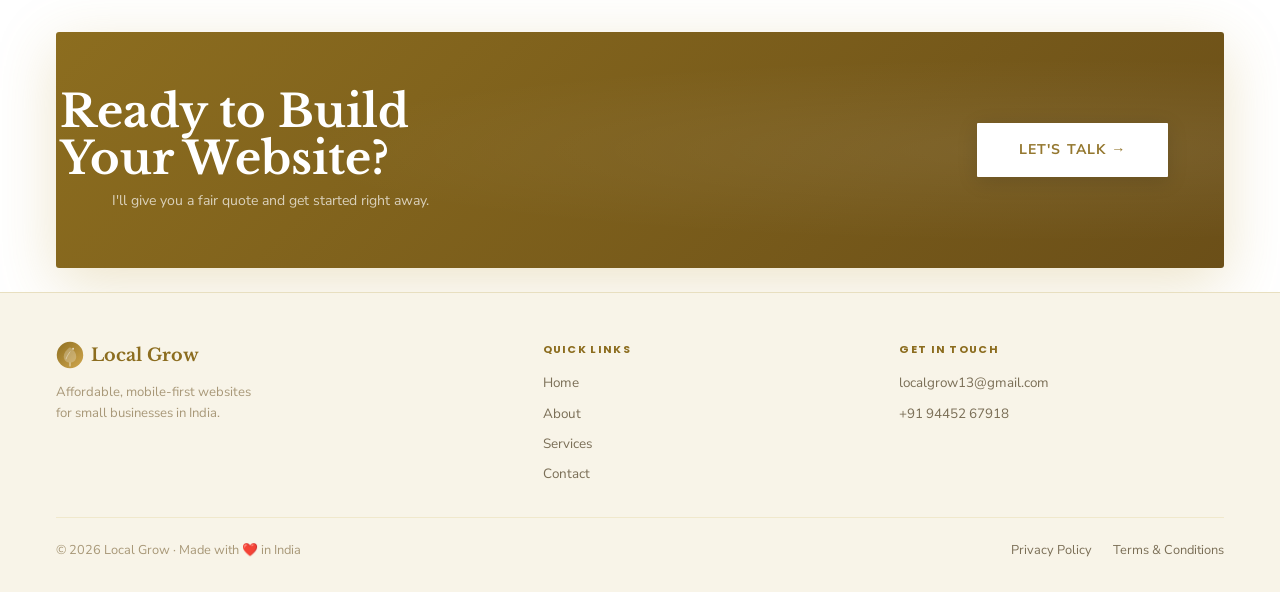
<file: index[1].html>
<!DOCTYPE html>
<html lang="en">
<head>
<meta charset="UTF-8" />
<meta name="viewport" content="width=device-width, initial-scale=1.0" />
<title>Local Grow — Web Developer</title>
<meta name="description" content="Local Grow — affordable, mobile-first websites built for small businesses in India. Landing pages, business sites, and portfolios." />
<meta name="theme-color" content="#b8922a" />
<meta property="og:type" content="website" />
<meta property="og:site_name" content="Local Grow" />
<meta property="og:title" content="Local Grow — Web Developer" />
<meta property="og:description" content="Local Grow — affordable, mobile-first websites built for small businesses in India. Landing pages, business sites, and portfolios." />
<meta name="twitter:card" content="summary" />
<meta name="twitter:title" content="Local Grow — Web Developer" />
<meta name="twitter:description" content="Local Grow — affordable, mobile-first websites built for small businesses in India. Landing pages, business sites, and portfolios." />
<link rel="icon" type="image/svg+xml" href="data:image/svg+xml,%3Csvg xmlns='http://www.w3.org/2000/svg' viewBox='0 0 36 36'%3E%3Cdefs%3E%3ClinearGradient id='g' x1='0' y1='0' x2='36' y2='36' gradientUnits='userSpaceOnUse'%3E%3Cstop offset='0%25' stop-color='%238c6d1f'/%3E%3Cstop offset='100%25' stop-color='%23d4aa50'/%3E%3C/linearGradient%3E%3C/defs%3E%3Ccircle cx='18' cy='18' r='17' fill='url(%23g)'/%3E%3Cpath d='M18 8 C18 8 26 13 26 20 C26 25 22.5 28 18 28 C13.5 28 10 25 10 20 C10 13 18 8 18 8Z' fill='rgba(255,255,255,0.3)'/%3E%3Cline x1='18' y1='28' x2='18' y2='32' stroke='rgba(255,255,255,0.6)' stroke-width='1.5' stroke-linecap='round'/%3E%3Cpath d='M18 14 C18 14 14 19 13 23' stroke='rgba(255,255,255,0.5)' stroke-width='1' stroke-linecap='round' fill='none'/%3E%3Ccircle cx='22' cy='10' r='1.2' fill='rgba(255,255,255,0.7)'/%3E%3C/svg%3E" />
<link rel="preconnect" href="https://fonts.googleapis.com" />
<link rel="preconnect" href="https://fonts.gstatic.com" crossorigin />
<link href="https://fonts.googleapis.com/css2?family=Libre+Baskerville:ital,wght@0,400;0,700;1,400&family=Nunito+Sans:wght@300;400;500;600;700&family=Poppins:wght@300;400;500;600&display=swap" rel="stylesheet" />
<link rel="stylesheet" href="style.css" />
</head>
<body>

<!-- ══ NAV ══ -->
<nav>
  <a class="nav-logo" href="index.html">
    <!-- SVG leaf/grow icon -->
    <svg class="logo-icon" width="36" height="36" viewBox="0 0 36 36" fill="none" xmlns="http://www.w3.org/2000/svg">
      <circle cx="18" cy="18" r="17" fill="url(#logoGrad)" />
      <!-- leaf shape -->
      <path d="M18 8 C18 8 26 13 26 20 C26 25 22.5 28 18 28 C13.5 28 10 25 10 20 C10 13 18 8 18 8Z" fill="rgba(255,255,255,0.25)" />
      <!-- stem -->
      <line x1="18" y1="28" x2="18" y2="32" stroke="rgba(255,255,255,0.6)" stroke-width="1.5" stroke-linecap="round"/>
      <!-- vein -->
      <path d="M18 14 C18 14 14 19 13 23" stroke="rgba(255,255,255,0.5)" stroke-width="1" stroke-linecap="round" fill="none"/>
      <!-- sparkle top -->
      <circle cx="22" cy="10" r="1.2" fill="rgba(255,255,255,0.7)"/>
      <circle cx="25" cy="14" r=".7" fill="rgba(255,255,255,0.5)"/>
      <defs>
        <linearGradient id="logoGrad" x1="0" y1="0" x2="36" y2="36" gradientUnits="userSpaceOnUse">
          <stop offset="0%" stop-color="#8c6d1f"/>
          <stop offset="100%" stop-color="#d4aa50"/>
        </linearGradient>
      </defs>
    </svg>
    <div>
      <span class="logo-text-main">Local Grow</span>
      <span class="logo-text-sub">Web Developer</span>
    </div>
  </a>
  <ul class="nav-links">
    <li><a href="index.html" class="active" aria-current="page">Home</a></li>
    <li><a href="about.html">About</a></li>
    <li><a href="services.html">Services</a></li>
    <li><a href="contact.html">Contact</a></li>
  </ul>
  <a class="nav-cta" href="contact.html">Hire Me</a>
  <button class="theme-toggle" aria-label="Toggle dark mode" title="Toggle dark mode">
    <svg class="icon-moon" viewBox="0 0 24 24" fill="none" stroke="currentColor" stroke-width="2"><path d="M21 12.79A9 9 0 1111.21 3 7 7 0 0021 12.79z" stroke-linecap="round" stroke-linejoin="round"/></svg>
    <svg class="icon-sun" viewBox="0 0 24 24" fill="none" stroke="currentColor" stroke-width="2"><circle cx="12" cy="12" r="4"/><path d="M12 2v2M12 20v2M4.93 4.93l1.41 1.41M17.66 17.66l1.41 1.41M2 12h2M20 12h2M4.93 19.07l1.41-1.41M17.66 6.34l1.41-1.41" stroke-linecap="round"/></svg>
  </button>
  <!-- hamburger button, shown only on mobile/tablet -->
  <button class="nav-toggle" id="nav-toggle" aria-label="Toggle navigation menu" aria-expanded="false" aria-controls="nav-links-mobile">
    <span></span><span></span><span></span>
  </button>
</nav>

<!-- dim background behind the mobile nav panel -->
<div class="nav-overlay" id="nav-overlay"></div>

<!-- mobile navigation panel -->
<ul class="nav-links-mobile" id="nav-links-mobile">
  <li><a href="index.html" class="active" aria-current="page">Home</a></li>
  <li><a href="about.html">About</a></li>
  <li><a href="services.html">Services</a></li>
  <li><a href="contact.html">Contact</a></li>
  <li><a class="nav-cta" href="contact.html">Hire Me</a></li>
</ul>

<!-- ══ HERO ══ -->
<section class="hero">
  <div class="hero-content">
    <div class="hero-eyebrow"><span class="badge-dot"></span>Available for work</div>
    <h1>I Build Websites<br>People <em>Love to Use.</em></h1>
    <p class="hero-desc">Hi, I'm Local Grow — a passionate web developer crafting clean, fast, and beautiful websites tailored to your needs. Affordable prices, quality results.</p>
    <div class="hero-btns">
      <a class="btn-gold" href="contact.html">Work with me</a>
      <a class="btn-outline" href="#projects">See my work</a>
    </div>
  </div>
  <div class="hero-visual">
    <!-- wide top photo -->
    <div class="hero-photo">
      <img src="[data-uri]"
           alt="Web development code editor" fetchpriority="high" onerror="this.src='https://picsum.photos/seed/code/900/400'" />
      <div class="hero-photo-badge">✦ Web Developer · India</div>
    </div>
    <!-- two smaller photos -->
    <div class="hero-photo">
      <img src="[data-uri]"
           alt="Developer working on laptop" loading="lazy" onerror="this.src='https://picsum.photos/seed/desk/600/300'" />
    </div>
    <div class="hero-photo">
      <img src="[data-uri]"
           alt="Web design on screen" loading="lazy" onerror="this.src='https://picsum.photos/seed/laptop/600/300'" />
    </div>
    <!-- stat card -->
    <div class="hero-stat-card">
      <div class="stat-row">
        <div class="stat">
          <div class="stat-num">20+</div>
          <div class="stat-label">Websites Delivered</div>
        </div>
        <div class="stat">
          <div class="stat-num">₹1,000</div>
          <div class="stat-label">Starting Price</div>
        </div>
        <div class="stat">
          <div class="stat-num">40%</div>
          <div class="stat-label">Advance Required</div>
        </div>
      </div>
      <div class="divider"></div>
      <div class="stat-label" style="margin-bottom:.65rem;">Tech Stack</div>
      <div class="skill-tags">
        <span class="tag">HTML</span><span class="tag">CSS</span>
        <span class="tag">JavaScript</span><span class="tag">Responsive</span>
        <span class="tag">Mobile-first</span>
      </div>
    </div>
  </div>
</section>

<!-- ══ PROJECTS ══ -->
<section id="projects">
  <div class="section-label reveal">Recent work</div>
  <h2 class="section-title reveal reveal-delay-1">Projects</h2>
  <div class="projects-grid">
    <div class="project-card reveal reveal-delay-1">
      <div class="project-photo">
        <img src="[data-uri]"
             alt="Café Aroma project" loading="lazy" onerror="this.src='https://picsum.photos/seed/cafe/600/300'" />
      </div>
      <div class="project-body">
        <div class="project-icon">☕</div>
        <div class="project-name">Café Aroma</div>
        <p class="project-desc">A warm landing page for a local café, featuring their menu, gallery, and contact form.</p>
        <div class="project-stack"><span class="tag">HTML</span><span class="tag">CSS</span><span class="tag">JS</span></div>
        <!-- project action buttons — replace href="#" with real links when available -->
        <div class="project-btns">
          <a class="btn-project btn-project-view" href="#" target="_blank" rel="noopener noreferrer">View Project</a>
        </div>
      </div>
    </div>
    <div class="project-card reveal reveal-delay-2">
      <div class="project-photo">
        <img src="[data-uri]"
             alt="GreenLeaf Store project" loading="lazy" onerror="this.src='https://picsum.photos/seed/plant/600/300'" />
      </div>
      <div class="project-body">
        <div class="project-icon">🌿</div>
        <div class="project-name">GreenLeaf Store</div>
        <p class="project-desc">An online plant shop with product listings and a fresh green aesthetic.</p>
        <div class="project-stack"><span class="tag">HTML</span><span class="tag">CSS</span><span class="tag">JS</span></div>
        <div class="project-btns">
          <a class="btn-project btn-project-view" href="#" target="_blank" rel="noopener noreferrer">View Project</a>
        </div>
      </div>
    </div>
    <div class="project-card reveal reveal-delay-3">
      <div class="project-photo">
        <img src="[data-uri]"
             alt="Tutor Hub project" loading="lazy" onerror="this.src='https://picsum.photos/seed/study/600/300'" />
      </div>
      <div class="project-body">
        <div class="project-icon">📚</div>
        <div class="project-name">Tutor Hub</div>
        <p class="project-desc">A tutoring services website with class schedules, instructor bios, and a booking form.</p>
        <div class="project-stack"><span class="tag">HTML</span><span class="tag">CSS</span><span class="tag">JS</span></div>
        <div class="project-btns">
          <a class="btn-project btn-project-view" href="#" target="_blank" rel="noopener noreferrer">View Project</a>
        </div>
      </div>
    </div>
  </div>
</section>

<!-- ══ CTA BANNER ══ -->
<div class="cta-banner reveal">
  <div>
    <div class="cta-title">Ready to Build<br>Your Website?</div>
    <div class="cta-sub">I'll give you a fair quote and get started right away.</div>
  </div>
  <a class="btn-white" href="contact.html">Let's talk →</a>
</div>

<!-- ══ FOOTER ══ -->
<footer>
  <div class="footer-grid">
    <div>
      <a href="index.html" style="text-decoration:none;display:flex;align-items:center;gap:.45rem;">
        <svg width="28" height="28" viewBox="0 0 36 36" fill="none" xmlns="http://www.w3.org/2000/svg">
          <circle cx="18" cy="18" r="17" fill="url(#footerLogoGrad)" />
          <path d="M18 8 C18 8 26 13 26 20 C26 25 22.5 28 18 28 C13.5 28 10 25 10 20 C10 13 18 8 18 8Z" fill="rgba(255,255,255,0.25)" />
          <line x1="18" y1="28" x2="18" y2="32" stroke="rgba(255,255,255,0.6)" stroke-width="1.5" stroke-linecap="round"/>
          <path d="M18 14 C18 14 14 19 13 23" stroke="rgba(255,255,255,0.5)" stroke-width="1" stroke-linecap="round" fill="none"/>
          <circle cx="22" cy="10" r="1.2" fill="rgba(255,255,255,0.7)"/>
          <defs>
            <linearGradient id="footerLogoGrad" x1="0" y1="0" x2="36" y2="36" gradientUnits="userSpaceOnUse">
              <stop offset="0%" stop-color="#8c6d1f"/>
              <stop offset="100%" stop-color="#d4aa50"/>
            </linearGradient>
          </defs>
        </svg>
        <span class="footer-logo">Local Grow</span>
      </a>
      <p style="margin-top:.8rem;max-width:26ch;font-size:.82rem;">Affordable, mobile-first websites for small businesses in India.</p>
    </div>
    <div class="footer-links">
      <span class="footer-links-title">Quick Links</span>
      <a href="index.html">Home</a>
      <a href="about.html">About</a>
      <a href="services.html">Services</a>
      <a href="contact.html">Contact</a>
    </div>
    <div class="footer-links">
      <span class="footer-links-title">Get in Touch</span>
      <a href="https://mail.google.com/mail/?view=cm&to=localgrow13@gmail.com" target="_blank">localgrow13@gmail.com</a>
      <a href="https://wa.me/919445267918" target="_blank">+91 94452 67918</a>
    </div>
  </div>
  <div class="footer-bottom">
    <span>© 2026 Local Grow · Made with ❤️ in India</span>
    <div style="display:flex;gap:1.3rem;">
      <a href="privacy.html">Privacy Policy</a>
      <a href="terms.html">Terms &amp; Conditions</a>
    </div>
  </div>
</footer>

<!-- ══ BACK TO TOP BUTTON ══ -->
<button id="back-to-top" aria-label="Back to top">
  <svg viewBox="0 0 24 24" fill="none" stroke="currentColor" stroke-width="2.5">
    <path d="M12 19V5M5 12l7-7 7 7" stroke-linecap="round" stroke-linejoin="round"/>
  </svg>
</button>

<script src="script.js"></script>
</body>
</html>
</file>
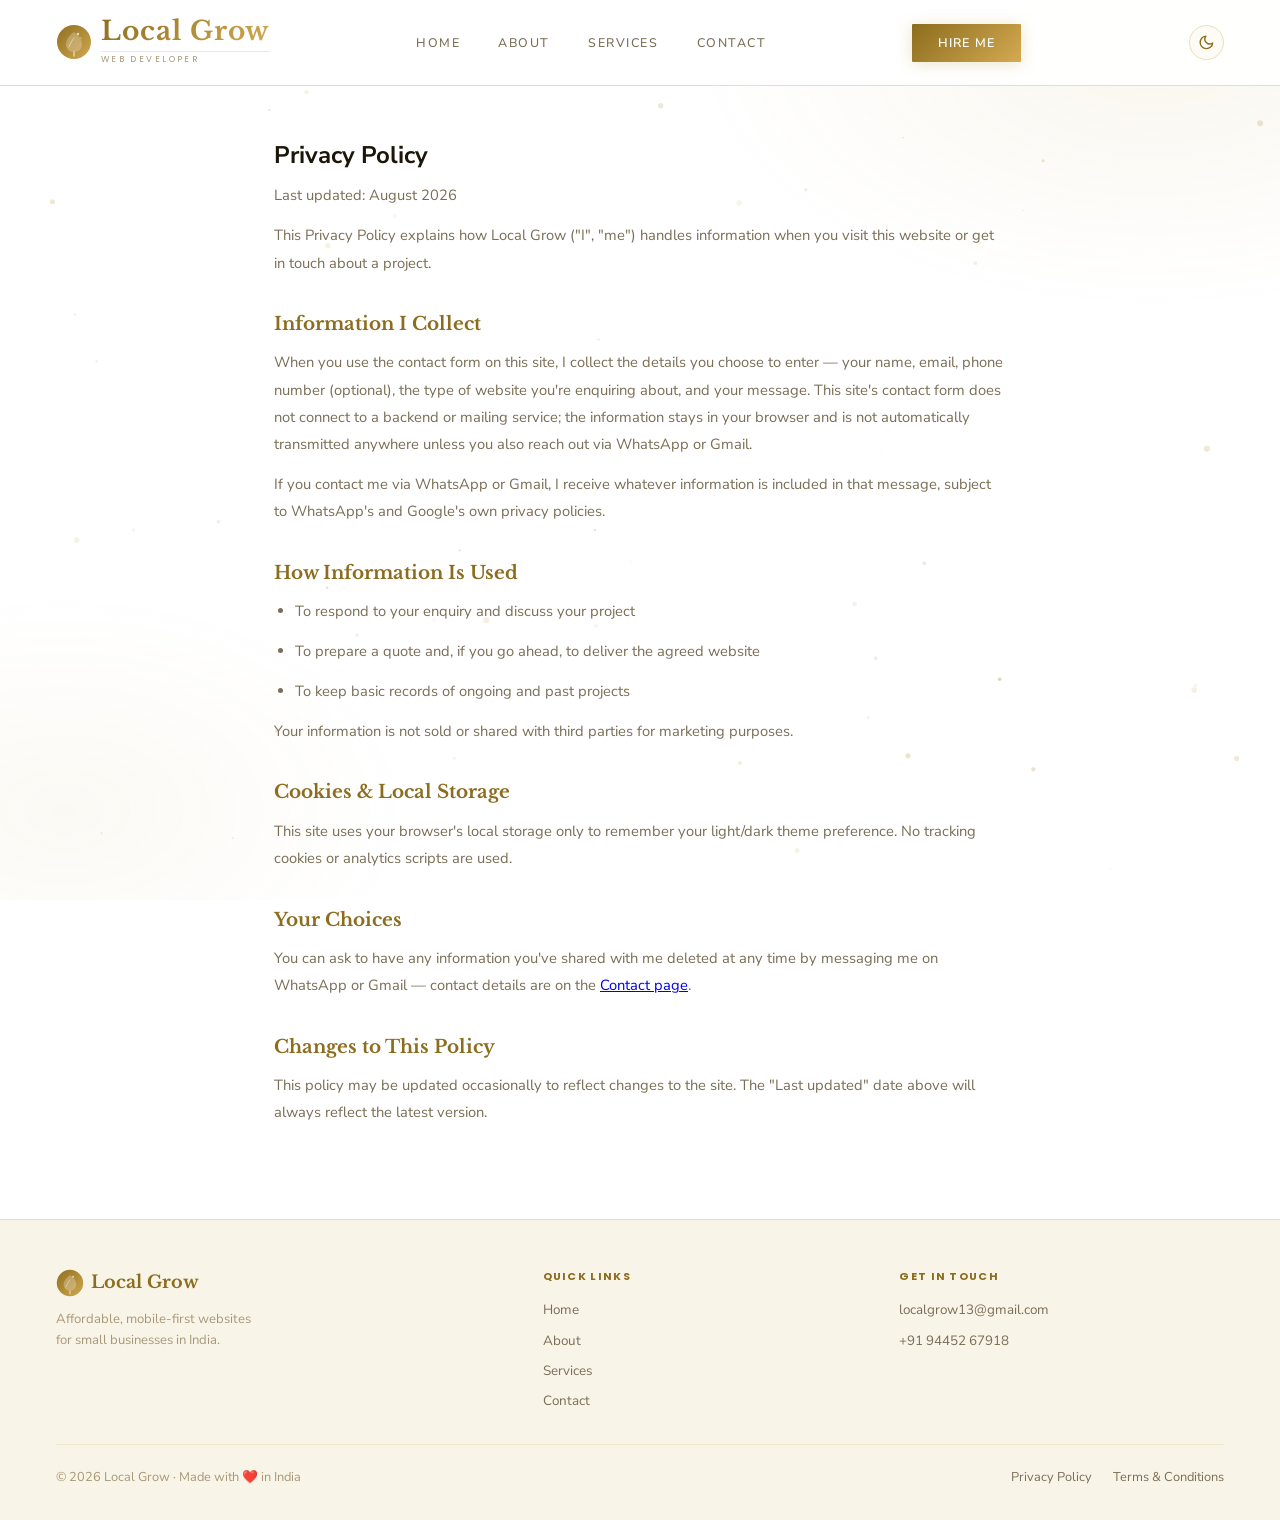
<file: privacy.html>
<!DOCTYPE html>
<html lang="en">
<head>
<meta charset="UTF-8" />
<meta name="viewport" content="width=device-width, initial-scale=1.0" />
<title>Privacy Policy — Local Grow</title>
<meta name="description" content="How Local Grow collects, uses, and protects information shared through this website." />
<meta name="theme-color" content="#b8922a" />
<meta property="og:type" content="website" />
<meta property="og:site_name" content="Local Grow" />
<meta property="og:title" content="Privacy Policy — Local Grow" />
<meta property="og:description" content="How Local Grow collects, uses, and protects information shared through this website." />
<meta name="twitter:card" content="summary" />
<meta name="twitter:title" content="Privacy Policy — Local Grow" />
<meta name="twitter:description" content="How Local Grow collects, uses, and protects information shared through this website." />
<link rel="icon" type="image/svg+xml" href="data:image/svg+xml,%3Csvg xmlns='http://www.w3.org/2000/svg' viewBox='0 0 36 36'%3E%3Cdefs%3E%3ClinearGradient id='g' x1='0' y1='0' x2='36' y2='36' gradientUnits='userSpaceOnUse'%3E%3Cstop offset='0%25' stop-color='%238c6d1f'/%3E%3Cstop offset='100%25' stop-color='%23d4aa50'/%3E%3C/linearGradient%3E%3C/defs%3E%3Ccircle cx='18' cy='18' r='17' fill='url(%23g)'/%3E%3Cpath d='M18 8 C18 8 26 13 26 20 C26 25 22.5 28 18 28 C13.5 28 10 25 10 20 C10 13 18 8 18 8Z' fill='rgba(255,255,255,0.3)'/%3E%3Cline x1='18' y1='28' x2='18' y2='32' stroke='rgba(255,255,255,0.6)' stroke-width='1.5' stroke-linecap='round'/%3E%3Cpath d='M18 14 C18 14 14 19 13 23' stroke='rgba(255,255,255,0.5)' stroke-width='1' stroke-linecap='round' fill='none'/%3E%3Ccircle cx='22' cy='10' r='1.2' fill='rgba(255,255,255,0.7)'/%3E%3C/svg%3E" />
<link rel="preconnect" href="https://fonts.googleapis.com" />
<link rel="preconnect" href="https://fonts.gstatic.com" crossorigin />
<link href="https://fonts.googleapis.com/css2?family=Libre+Baskerville:ital,wght@0,400;0,700;1,400&family=Nunito+Sans:wght@300;400;500;600;700&family=Poppins:wght@300;400;500;600&display=swap" rel="stylesheet" />
<link rel="stylesheet" href="style.css" />
</head>
<body>

<!-- ══ NAV ══ -->
<nav>
  <a class="nav-logo" href="index.html">
    <!-- SVG leaf/grow icon -->
    <svg class="logo-icon" width="36" height="36" viewBox="0 0 36 36" fill="none" xmlns="http://www.w3.org/2000/svg">
      <circle cx="18" cy="18" r="17" fill="url(#logoGrad)" />
      <!-- leaf shape -->
      <path d="M18 8 C18 8 26 13 26 20 C26 25 22.5 28 18 28 C13.5 28 10 25 10 20 C10 13 18 8 18 8Z" fill="rgba(255,255,255,0.25)" />
      <!-- stem -->
      <line x1="18" y1="28" x2="18" y2="32" stroke="rgba(255,255,255,0.6)" stroke-width="1.5" stroke-linecap="round"/>
      <!-- vein -->
      <path d="M18 14 C18 14 14 19 13 23" stroke="rgba(255,255,255,0.5)" stroke-width="1" stroke-linecap="round" fill="none"/>
      <!-- sparkle top -->
      <circle cx="22" cy="10" r="1.2" fill="rgba(255,255,255,0.7)"/>
      <circle cx="25" cy="14" r=".7" fill="rgba(255,255,255,0.5)"/>
      <defs>
        <linearGradient id="logoGrad" x1="0" y1="0" x2="36" y2="36" gradientUnits="userSpaceOnUse">
          <stop offset="0%" stop-color="#8c6d1f"/>
          <stop offset="100%" stop-color="#d4aa50"/>
        </linearGradient>
      </defs>
    </svg>
    <div>
      <span class="logo-text-main">Local Grow</span>
      <span class="logo-text-sub">Web Developer</span>
    </div>
  </a>
  <ul class="nav-links">
    <li><a href="index.html">Home</a></li>
    <li><a href="about.html">About</a></li>
    <li><a href="services.html">Services</a></li>
    <li><a href="contact.html">Contact</a></li>
  </ul>
  <a class="nav-cta" href="contact.html">Hire Me</a>
  <button class="theme-toggle" aria-label="Toggle dark mode" title="Toggle dark mode">
    <svg class="icon-moon" viewBox="0 0 24 24" fill="none" stroke="currentColor" stroke-width="2"><path d="M21 12.79A9 9 0 1111.21 3 7 7 0 0021 12.79z" stroke-linecap="round" stroke-linejoin="round"/></svg>
    <svg class="icon-sun" viewBox="0 0 24 24" fill="none" stroke="currentColor" stroke-width="2"><circle cx="12" cy="12" r="4"/><path d="M12 2v2M12 20v2M4.93 4.93l1.41 1.41M17.66 17.66l1.41 1.41M2 12h2M20 12h2M4.93 19.07l1.41-1.41M17.66 6.34l1.41-1.41" stroke-linecap="round"/></svg>
  </button>
  <!-- hamburger button, shown only on mobile/tablet -->
  <button class="nav-toggle" id="nav-toggle" aria-label="Toggle navigation menu" aria-expanded="false" aria-controls="nav-links-mobile">
    <span></span><span></span><span></span>
  </button>
</nav>

<!-- dim background behind the mobile nav panel -->
<div class="nav-overlay" id="nav-overlay"></div>

<!-- mobile navigation panel -->
<ul class="nav-links-mobile" id="nav-links-mobile">
  <li><a href="index.html">Home</a></li>
  <li><a href="about.html">About</a></li>
  <li><a href="services.html">Services</a></li>
  <li><a href="contact.html">Contact</a></li>
  <li><a class="nav-cta" href="contact.html">Hire Me</a></li>
</ul>


<!-- ══ PRIVACY POLICY ══ -->
<section class="legal-page">
  <h2>Privacy Policy</h2>
  <p class="legal-updated">Last updated: August 2026</p>

  <p>This Privacy Policy explains how Local Grow ("I", "me") handles information when you visit this website or get in touch about a project.</p>

  <h3>Information I Collect</h3>
  <p>When you use the contact form on this site, I collect the details you choose to enter — your name, email, phone number (optional), the type of website you're enquiring about, and your message. This site's contact form does not connect to a backend or mailing service; the information stays in your browser and is not automatically transmitted anywhere unless you also reach out via WhatsApp or Gmail.</p>
  <p>If you contact me via WhatsApp or Gmail, I receive whatever information is included in that message, subject to WhatsApp's and Google's own privacy policies.</p>

  <h3>How Information Is Used</h3>
  <ul>
    <li>To respond to your enquiry and discuss your project</li>
    <li>To prepare a quote and, if you go ahead, to deliver the agreed website</li>
    <li>To keep basic records of ongoing and past projects</li>
  </ul>
  <p>Your information is not sold or shared with third parties for marketing purposes.</p>

  <h3>Cookies &amp; Local Storage</h3>
  <p>This site uses your browser's local storage only to remember your light/dark theme preference. No tracking cookies or analytics scripts are used.</p>

  <h3>Your Choices</h3>
  <p>You can ask to have any information you've shared with me deleted at any time by messaging me on WhatsApp or Gmail — contact details are on the <a href="contact.html">Contact page</a>.</p>

  <h3>Changes to This Policy</h3>
  <p>This policy may be updated occasionally to reflect changes to the site. The "Last updated" date above will always reflect the latest version.</p>
</section>

<!-- ══ FOOTER ══ -->
<footer>
  <div class="footer-grid">
    <div>
      <a href="index.html" style="text-decoration:none;display:flex;align-items:center;gap:.45rem;">
        <svg width="28" height="28" viewBox="0 0 36 36" fill="none" xmlns="http://www.w3.org/2000/svg">
          <circle cx="18" cy="18" r="17" fill="url(#footerLogoGrad)" />
          <path d="M18 8 C18 8 26 13 26 20 C26 25 22.5 28 18 28 C13.5 28 10 25 10 20 C10 13 18 8 18 8Z" fill="rgba(255,255,255,0.25)" />
          <line x1="18" y1="28" x2="18" y2="32" stroke="rgba(255,255,255,0.6)" stroke-width="1.5" stroke-linecap="round"/>
          <path d="M18 14 C18 14 14 19 13 23" stroke="rgba(255,255,255,0.5)" stroke-width="1" stroke-linecap="round" fill="none"/>
          <circle cx="22" cy="10" r="1.2" fill="rgba(255,255,255,0.7)"/>
          <defs>
            <linearGradient id="footerLogoGrad" x1="0" y1="0" x2="36" y2="36" gradientUnits="userSpaceOnUse">
              <stop offset="0%" stop-color="#8c6d1f"/>
              <stop offset="100%" stop-color="#d4aa50"/>
            </linearGradient>
          </defs>
        </svg>
        <span class="footer-logo">Local Grow</span>
      </a>
      <p style="margin-top:.8rem;max-width:26ch;font-size:.82rem;">Affordable, mobile-first websites for small businesses in India.</p>
    </div>
    <div class="footer-links">
      <span class="footer-links-title">Quick Links</span>
      <a href="index.html">Home</a>
      <a href="about.html">About</a>
      <a href="services.html">Services</a>
      <a href="contact.html">Contact</a>
    </div>
    <div class="footer-links">
      <span class="footer-links-title">Get in Touch</span>
      <a href="https://mail.google.com/mail/?view=cm&to=localgrow13@gmail.com" target="_blank">localgrow13@gmail.com</a>
      <a href="https://wa.me/919445267918" target="_blank">+91 94452 67918</a>
    </div>
  </div>
  <div class="footer-bottom">
    <span>© 2026 Local Grow · Made with ❤️ in India</span>
    <div style="display:flex;gap:1.3rem;">
      <a href="privacy.html">Privacy Policy</a>
      <a href="terms.html">Terms &amp; Conditions</a>
    </div>
  </div>
</footer>

<!-- ══ BACK TO TOP BUTTON ══ -->
<button id="back-to-top" aria-label="Back to top">
  <svg viewBox="0 0 24 24" fill="none" stroke="currentColor" stroke-width="2.5">
    <path d="M12 19V5M5 12l7-7 7 7" stroke-linecap="round" stroke-linejoin="round"/>
  </svg>
</button>

<script src="script.js?v=2"></script>
</body>
</html>
</file>
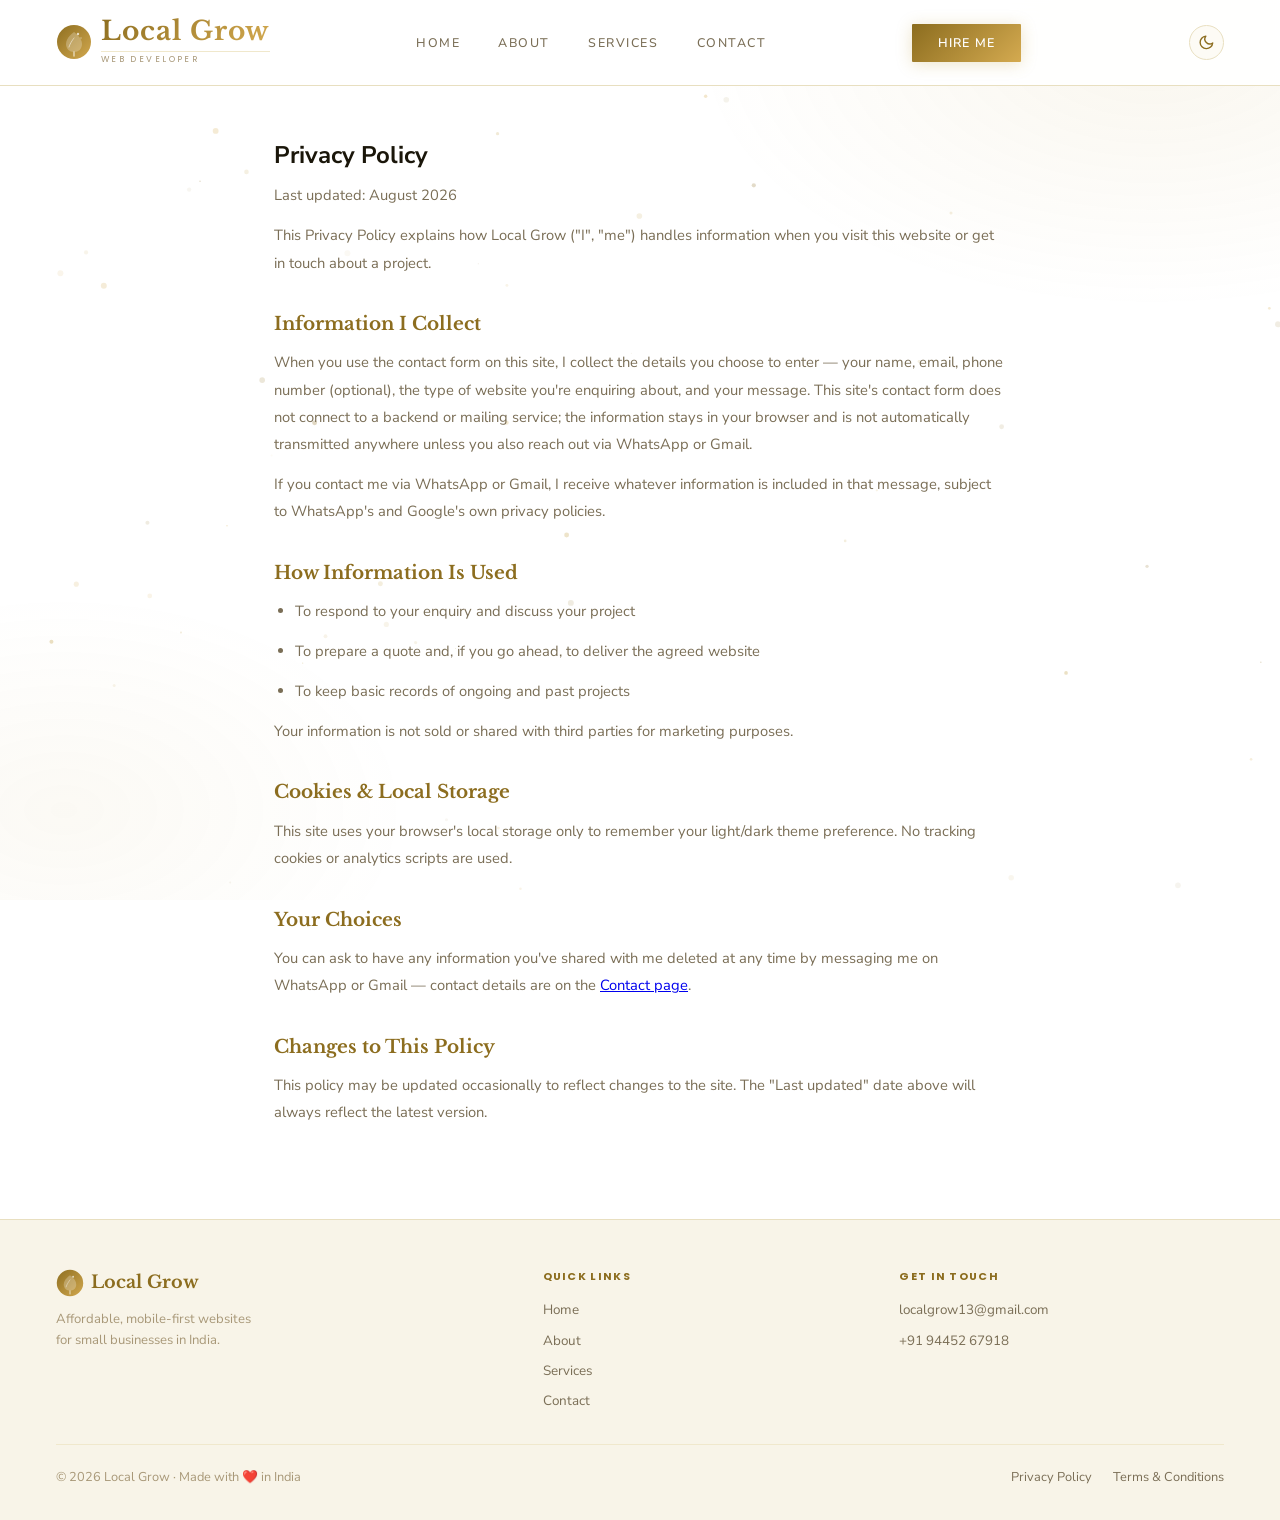
<file: privacy[1].html>
<!DOCTYPE html>
<html lang="en">
<head>
<meta charset="UTF-8" />
<meta name="viewport" content="width=device-width, initial-scale=1.0" />
<title>Privacy Policy — Local Grow</title>
<meta name="description" content="How Local Grow collects, uses, and protects information shared through this website." />
<meta name="theme-color" content="#b8922a" />
<meta property="og:type" content="website" />
<meta property="og:site_name" content="Local Grow" />
<meta property="og:title" content="Privacy Policy — Local Grow" />
<meta property="og:description" content="How Local Grow collects, uses, and protects information shared through this website." />
<meta name="twitter:card" content="summary" />
<meta name="twitter:title" content="Privacy Policy — Local Grow" />
<meta name="twitter:description" content="How Local Grow collects, uses, and protects information shared through this website." />
<link rel="icon" type="image/svg+xml" href="data:image/svg+xml,%3Csvg xmlns='http://www.w3.org/2000/svg' viewBox='0 0 36 36'%3E%3Cdefs%3E%3ClinearGradient id='g' x1='0' y1='0' x2='36' y2='36' gradientUnits='userSpaceOnUse'%3E%3Cstop offset='0%25' stop-color='%238c6d1f'/%3E%3Cstop offset='100%25' stop-color='%23d4aa50'/%3E%3C/linearGradient%3E%3C/defs%3E%3Ccircle cx='18' cy='18' r='17' fill='url(%23g)'/%3E%3Cpath d='M18 8 C18 8 26 13 26 20 C26 25 22.5 28 18 28 C13.5 28 10 25 10 20 C10 13 18 8 18 8Z' fill='rgba(255,255,255,0.3)'/%3E%3Cline x1='18' y1='28' x2='18' y2='32' stroke='rgba(255,255,255,0.6)' stroke-width='1.5' stroke-linecap='round'/%3E%3Cpath d='M18 14 C18 14 14 19 13 23' stroke='rgba(255,255,255,0.5)' stroke-width='1' stroke-linecap='round' fill='none'/%3E%3Ccircle cx='22' cy='10' r='1.2' fill='rgba(255,255,255,0.7)'/%3E%3C/svg%3E" />
<link rel="preconnect" href="https://fonts.googleapis.com" />
<link rel="preconnect" href="https://fonts.gstatic.com" crossorigin />
<link href="https://fonts.googleapis.com/css2?family=Libre+Baskerville:ital,wght@0,400;0,700;1,400&family=Nunito+Sans:wght@300;400;500;600;700&family=Poppins:wght@300;400;500;600&display=swap" rel="stylesheet" />
<link rel="stylesheet" href="style.css" />
</head>
<body>

<!-- ══ NAV ══ -->
<nav>
  <a class="nav-logo" href="index.html">
    <!-- SVG leaf/grow icon -->
    <svg class="logo-icon" width="36" height="36" viewBox="0 0 36 36" fill="none" xmlns="http://www.w3.org/2000/svg">
      <circle cx="18" cy="18" r="17" fill="url(#logoGrad)" />
      <!-- leaf shape -->
      <path d="M18 8 C18 8 26 13 26 20 C26 25 22.5 28 18 28 C13.5 28 10 25 10 20 C10 13 18 8 18 8Z" fill="rgba(255,255,255,0.25)" />
      <!-- stem -->
      <line x1="18" y1="28" x2="18" y2="32" stroke="rgba(255,255,255,0.6)" stroke-width="1.5" stroke-linecap="round"/>
      <!-- vein -->
      <path d="M18 14 C18 14 14 19 13 23" stroke="rgba(255,255,255,0.5)" stroke-width="1" stroke-linecap="round" fill="none"/>
      <!-- sparkle top -->
      <circle cx="22" cy="10" r="1.2" fill="rgba(255,255,255,0.7)"/>
      <circle cx="25" cy="14" r=".7" fill="rgba(255,255,255,0.5)"/>
      <defs>
        <linearGradient id="logoGrad" x1="0" y1="0" x2="36" y2="36" gradientUnits="userSpaceOnUse">
          <stop offset="0%" stop-color="#8c6d1f"/>
          <stop offset="100%" stop-color="#d4aa50"/>
        </linearGradient>
      </defs>
    </svg>
    <div>
      <span class="logo-text-main">Local Grow</span>
      <span class="logo-text-sub">Web Developer</span>
    </div>
  </a>
  <ul class="nav-links">
    <li><a href="index.html">Home</a></li>
    <li><a href="about.html">About</a></li>
    <li><a href="services.html">Services</a></li>
    <li><a href="contact.html">Contact</a></li>
  </ul>
  <a class="nav-cta" href="contact.html">Hire Me</a>
  <button class="theme-toggle" aria-label="Toggle dark mode" title="Toggle dark mode">
    <svg class="icon-moon" viewBox="0 0 24 24" fill="none" stroke="currentColor" stroke-width="2"><path d="M21 12.79A9 9 0 1111.21 3 7 7 0 0021 12.79z" stroke-linecap="round" stroke-linejoin="round"/></svg>
    <svg class="icon-sun" viewBox="0 0 24 24" fill="none" stroke="currentColor" stroke-width="2"><circle cx="12" cy="12" r="4"/><path d="M12 2v2M12 20v2M4.93 4.93l1.41 1.41M17.66 17.66l1.41 1.41M2 12h2M20 12h2M4.93 19.07l1.41-1.41M17.66 6.34l1.41-1.41" stroke-linecap="round"/></svg>
  </button>
  <!-- hamburger button, shown only on mobile/tablet -->
  <button class="nav-toggle" id="nav-toggle" aria-label="Toggle navigation menu" aria-expanded="false" aria-controls="nav-links-mobile">
    <span></span><span></span><span></span>
  </button>
</nav>

<!-- dim background behind the mobile nav panel -->
<div class="nav-overlay" id="nav-overlay"></div>

<!-- mobile navigation panel -->
<ul class="nav-links-mobile" id="nav-links-mobile">
  <li><a href="index.html">Home</a></li>
  <li><a href="about.html">About</a></li>
  <li><a href="services.html">Services</a></li>
  <li><a href="contact.html">Contact</a></li>
  <li><a class="nav-cta" href="contact.html">Hire Me</a></li>
</ul>


<!-- ══ PRIVACY POLICY ══ -->
<section class="legal-page">
  <h2>Privacy Policy</h2>
  <p class="legal-updated">Last updated: August 2026</p>

  <p>This Privacy Policy explains how Local Grow ("I", "me") handles information when you visit this website or get in touch about a project.</p>

  <h3>Information I Collect</h3>
  <p>When you use the contact form on this site, I collect the details you choose to enter — your name, email, phone number (optional), the type of website you're enquiring about, and your message. This site's contact form does not connect to a backend or mailing service; the information stays in your browser and is not automatically transmitted anywhere unless you also reach out via WhatsApp or Gmail.</p>
  <p>If you contact me via WhatsApp or Gmail, I receive whatever information is included in that message, subject to WhatsApp's and Google's own privacy policies.</p>

  <h3>How Information Is Used</h3>
  <ul>
    <li>To respond to your enquiry and discuss your project</li>
    <li>To prepare a quote and, if you go ahead, to deliver the agreed website</li>
    <li>To keep basic records of ongoing and past projects</li>
  </ul>
  <p>Your information is not sold or shared with third parties for marketing purposes.</p>

  <h3>Cookies &amp; Local Storage</h3>
  <p>This site uses your browser's local storage only to remember your light/dark theme preference. No tracking cookies or analytics scripts are used.</p>

  <h3>Your Choices</h3>
  <p>You can ask to have any information you've shared with me deleted at any time by messaging me on WhatsApp or Gmail — contact details are on the <a href="contact.html">Contact page</a>.</p>

  <h3>Changes to This Policy</h3>
  <p>This policy may be updated occasionally to reflect changes to the site. The "Last updated" date above will always reflect the latest version.</p>
</section>

<!-- ══ FOOTER ══ -->
<footer>
  <div class="footer-grid">
    <div>
      <a href="index.html" style="text-decoration:none;display:flex;align-items:center;gap:.45rem;">
        <svg width="28" height="28" viewBox="0 0 36 36" fill="none" xmlns="http://www.w3.org/2000/svg">
          <circle cx="18" cy="18" r="17" fill="url(#footerLogoGrad)" />
          <path d="M18 8 C18 8 26 13 26 20 C26 25 22.5 28 18 28 C13.5 28 10 25 10 20 C10 13 18 8 18 8Z" fill="rgba(255,255,255,0.25)" />
          <line x1="18" y1="28" x2="18" y2="32" stroke="rgba(255,255,255,0.6)" stroke-width="1.5" stroke-linecap="round"/>
          <path d="M18 14 C18 14 14 19 13 23" stroke="rgba(255,255,255,0.5)" stroke-width="1" stroke-linecap="round" fill="none"/>
          <circle cx="22" cy="10" r="1.2" fill="rgba(255,255,255,0.7)"/>
          <defs>
            <linearGradient id="footerLogoGrad" x1="0" y1="0" x2="36" y2="36" gradientUnits="userSpaceOnUse">
              <stop offset="0%" stop-color="#8c6d1f"/>
              <stop offset="100%" stop-color="#d4aa50"/>
            </linearGradient>
          </defs>
        </svg>
        <span class="footer-logo">Local Grow</span>
      </a>
      <p style="margin-top:.8rem;max-width:26ch;font-size:.82rem;">Affordable, mobile-first websites for small businesses in India.</p>
    </div>
    <div class="footer-links">
      <span class="footer-links-title">Quick Links</span>
      <a href="index.html">Home</a>
      <a href="about.html">About</a>
      <a href="services.html">Services</a>
      <a href="contact.html">Contact</a>
    </div>
    <div class="footer-links">
      <span class="footer-links-title">Get in Touch</span>
      <a href="https://mail.google.com/mail/?view=cm&to=localgrow13@gmail.com" target="_blank">localgrow13@gmail.com</a>
      <a href="https://wa.me/919445267918" target="_blank">+91 94452 67918</a>
    </div>
  </div>
  <div class="footer-bottom">
    <span>© 2026 Local Grow · Made with ❤️ in India</span>
    <div style="display:flex;gap:1.3rem;">
      <a href="privacy.html">Privacy Policy</a>
      <a href="terms.html">Terms &amp; Conditions</a>
    </div>
  </div>
</footer>

<!-- ══ BACK TO TOP BUTTON ══ -->
<button id="back-to-top" aria-label="Back to top">
  <svg viewBox="0 0 24 24" fill="none" stroke="currentColor" stroke-width="2.5">
    <path d="M12 19V5M5 12l7-7 7 7" stroke-linecap="round" stroke-linejoin="round"/>
  </svg>
</button>

<script src="script.js"></script>
</body>
</html>
</file>
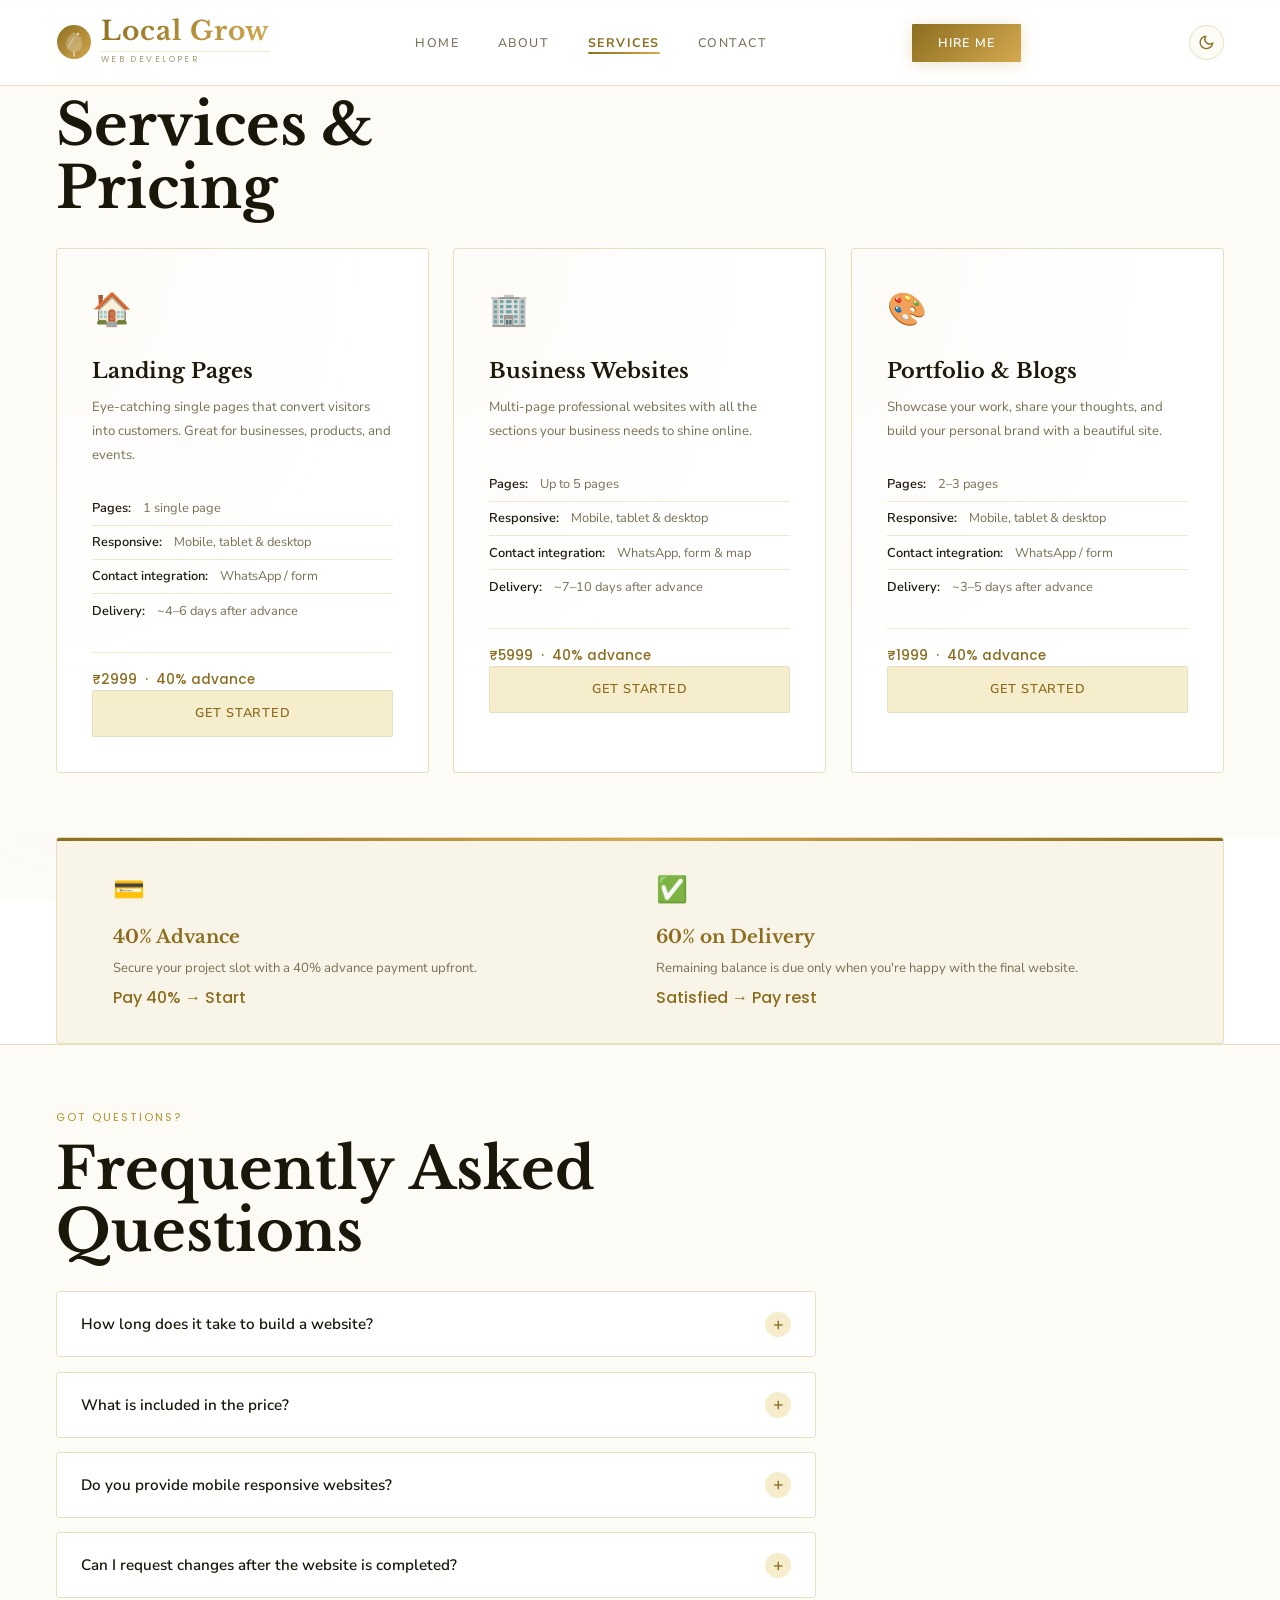
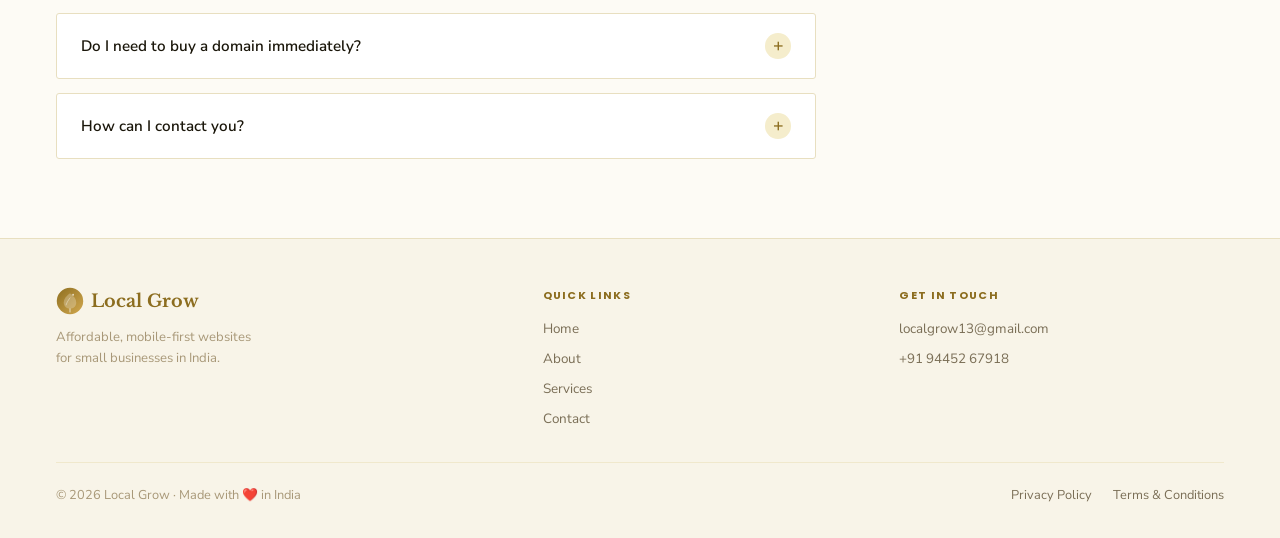
<file: services.html>
<!DOCTYPE html>
<html lang="en">
<head>
<meta charset="UTF-8" />
<meta name="viewport" content="width=device-width, initial-scale=1.0" />
<title>Services & Pricing — Local Grow</title>
<meta name="description" content="Landing pages, business websites, and portfolio sites — pricing, package details, and frequently asked questions." />
<meta name="theme-color" content="#b8922a" />
<meta property="og:type" content="website" />
<meta property="og:site_name" content="Local Grow" />
<meta property="og:title" content="Services & Pricing — Local Grow" />
<meta property="og:description" content="Landing pages, business websites, and portfolio sites — pricing, package details, and frequently asked questions." />
<meta name="twitter:card" content="summary" />
<meta name="twitter:title" content="Services & Pricing — Local Grow" />
<meta name="twitter:description" content="Landing pages, business websites, and portfolio sites — pricing, package details, and frequently asked questions." />
<link rel="icon" type="image/svg+xml" href="data:image/svg+xml,%3Csvg xmlns='http://www.w3.org/2000/svg' viewBox='0 0 36 36'%3E%3Cdefs%3E%3ClinearGradient id='g' x1='0' y1='0' x2='36' y2='36' gradientUnits='userSpaceOnUse'%3E%3Cstop offset='0%25' stop-color='%238c6d1f'/%3E%3Cstop offset='100%25' stop-color='%23d4aa50'/%3E%3C/linearGradient%3E%3C/defs%3E%3Ccircle cx='18' cy='18' r='17' fill='url(%23g)'/%3E%3Cpath d='M18 8 C18 8 26 13 26 20 C26 25 22.5 28 18 28 C13.5 28 10 25 10 20 C10 13 18 8 18 8Z' fill='rgba(255,255,255,0.3)'/%3E%3Cline x1='18' y1='28' x2='18' y2='32' stroke='rgba(255,255,255,0.6)' stroke-width='1.5' stroke-linecap='round'/%3E%3Cpath d='M18 14 C18 14 14 19 13 23' stroke='rgba(255,255,255,0.5)' stroke-width='1' stroke-linecap='round' fill='none'/%3E%3Ccircle cx='22' cy='10' r='1.2' fill='rgba(255,255,255,0.7)'/%3E%3C/svg%3E" />
<link rel="preconnect" href="https://fonts.googleapis.com" />
<link rel="preconnect" href="https://fonts.gstatic.com" crossorigin />
<link href="https://fonts.googleapis.com/css2?family=Libre+Baskerville:ital,wght@0,400;0,700;1,400&family=Nunito+Sans:wght@300;400;500;600;700&family=Poppins:wght@300;400;500;600&display=swap" rel="stylesheet" />
<link rel="stylesheet" href="style.css" />
</head>
<body>

<!-- ══ NAV ══ -->
<nav>
  <a class="nav-logo" href="index.html">
    <!-- SVG leaf/grow icon -->
    <svg class="logo-icon" width="36" height="36" viewBox="0 0 36 36" fill="none" xmlns="http://www.w3.org/2000/svg">
      <circle cx="18" cy="18" r="17" fill="url(#logoGrad)" />
      <!-- leaf shape -->
      <path d="M18 8 C18 8 26 13 26 20 C26 25 22.5 28 18 28 C13.5 28 10 25 10 20 C10 13 18 8 18 8Z" fill="rgba(255,255,255,0.25)" />
      <!-- stem -->
      <line x1="18" y1="28" x2="18" y2="32" stroke="rgba(255,255,255,0.6)" stroke-width="1.5" stroke-linecap="round"/>
      <!-- vein -->
      <path d="M18 14 C18 14 14 19 13 23" stroke="rgba(255,255,255,0.5)" stroke-width="1" stroke-linecap="round" fill="none"/>
      <!-- sparkle top -->
      <circle cx="22" cy="10" r="1.2" fill="rgba(255,255,255,0.7)"/>
      <circle cx="25" cy="14" r=".7" fill="rgba(255,255,255,0.5)"/>
      <defs>
        <linearGradient id="logoGrad" x1="0" y1="0" x2="36" y2="36" gradientUnits="userSpaceOnUse">
          <stop offset="0%" stop-color="#8c6d1f"/>
          <stop offset="100%" stop-color="#d4aa50"/>
        </linearGradient>
      </defs>
    </svg>
    <div>
      <span class="logo-text-main">Local Grow</span>
      <span class="logo-text-sub">Web Developer</span>
    </div>
  </a>
  <ul class="nav-links">
    <li><a href="index.html">Home</a></li>
    <li><a href="about.html">About</a></li>
    <li><a href="services.html" class="active" aria-current="page">Services</a></li>
    <li><a href="contact.html">Contact</a></li>
  </ul>
  <a class="nav-cta" href="contact.html">Hire Me</a>
  <button class="theme-toggle" aria-label="Toggle dark mode" title="Toggle dark mode">
    <svg class="icon-moon" viewBox="0 0 24 24" fill="none" stroke="currentColor" stroke-width="2"><path d="M21 12.79A9 9 0 1111.21 3 7 7 0 0021 12.79z" stroke-linecap="round" stroke-linejoin="round"/></svg>
    <svg class="icon-sun" viewBox="0 0 24 24" fill="none" stroke="currentColor" stroke-width="2"><circle cx="12" cy="12" r="4"/><path d="M12 2v2M12 20v2M4.93 4.93l1.41 1.41M17.66 17.66l1.41 1.41M2 12h2M20 12h2M4.93 19.07l1.41-1.41M17.66 6.34l1.41-1.41" stroke-linecap="round"/></svg>
  </button>
  <!-- hamburger button, shown only on mobile/tablet -->
  <button class="nav-toggle" id="nav-toggle" aria-label="Toggle navigation menu" aria-expanded="false" aria-controls="nav-links-mobile">
    <span></span><span></span><span></span>
  </button>
</nav>

<!-- dim background behind the mobile nav panel -->
<div class="nav-overlay" id="nav-overlay"></div>

<!-- mobile navigation panel -->
<ul class="nav-links-mobile" id="nav-links-mobile">
  <li><a href="index.html">Home</a></li>
  <li><a href="about.html">About</a></li>
  <li><a href="services.html" class="active" aria-current="page">Services</a></li>
  <li><a href="contact.html">Contact</a></li>
  <li><a class="nav-cta" href="contact.html">Hire Me</a></li>
</ul>

<!-- ══ SERVICES ══ -->
<section id="services">
  <div class="section-label reveal">What I offer</div>
  <h2 class="section-title reveal reveal-delay-1">Services &amp;<br>Pricing</h2>
  <div class="services-grid">
    <div class="service-card reveal reveal-delay-1">
      <div class="service-icon">🏠</div>
      <div class="service-name">Landing Pages</div>
      <p class="service-desc">Eye-catching single pages that convert visitors into customers. Great for businesses, products, and events.</p>
      <!-- package details: what's included in this tier -->
      <ul class="service-list">
        <li><strong>Pages:</strong>&nbsp;1 single page</li>
        <li><strong>Responsive:</strong>&nbsp;Mobile, tablet &amp; desktop</li>
        <li><strong>Contact integration:</strong>&nbsp;WhatsApp / form</li>
        <li><strong>Delivery:</strong>&nbsp;~4–6 days after advance</li>
      </ul>
      <div class="service-price">₹2999 &nbsp;·&nbsp; 40% advance</div>
      <a class="btn-service" href="contact.html">Get Started</a>
    </div>
    <div class="service-card reveal reveal-delay-2">
      <div class="service-icon">🏢</div>
      <div class="service-name">Business Websites</div>
      <p class="service-desc">Multi-page professional websites with all the sections your business needs to shine online.</p>
      <ul class="service-list">
        <li><strong>Pages:</strong>&nbsp;Up to 5 pages</li>
        <li><strong>Responsive:</strong>&nbsp;Mobile, tablet &amp; desktop</li>
        <li><strong>Contact integration:</strong>&nbsp;WhatsApp, form &amp; map</li>
        <li><strong>Delivery:</strong>&nbsp;~7–10 days after advance</li>
      </ul>
      <div class="service-price">₹5999 &nbsp;·&nbsp; 40% advance</div>
      <a class="btn-service" href="contact.html">Get Started</a>
    </div>
    <div class="service-card reveal reveal-delay-3">
      <div class="service-icon">🎨</div>
      <div class="service-name">Portfolio &amp; Blogs</div>
      <p class="service-desc">Showcase your work, share your thoughts, and build your personal brand with a beautiful site.</p>
      <ul class="service-list">
        <li><strong>Pages:</strong>&nbsp;2–3 pages</li>
        <li><strong>Responsive:</strong>&nbsp;Mobile, tablet &amp; desktop</li>
        <li><strong>Contact integration:</strong>&nbsp;WhatsApp / form</li>
        <li><strong>Delivery:</strong>&nbsp;~3–5 days after advance</li>
      </ul>
      <div class="service-price">₹1999 &nbsp;·&nbsp; 40% advance</div>
      <a class="btn-service" href="contact.html">Get Started</a>
    </div>
  </div>
</section>

<!-- ══ POLICY BANNER ══ -->
<div class="policy-banner policy-banner-2 reveal">
  <div class="policy-item">
    <div class="policy-item-icon">💳</div>
    <div class="policy-item-title">40% Advance</div>
    <p class="policy-item-desc">Secure your project slot with a 40% advance payment upfront.</p>
    <div class="policy-item-val">Pay 40% → Start</div>
  </div>
  <div class="policy-item">
    <div class="policy-item-icon">✅</div>
    <div class="policy-item-title">60% on Delivery</div>
    <p class="policy-item-desc">Remaining balance is due only when you're happy with the final website.</p>
    <div class="policy-item-val">Satisfied → Pay rest</div>
  </div>
</div>

<!-- ══ FAQ ══ -->
<section id="faq">
  <div class="section-label reveal">Got questions?</div>
  <h2 class="section-title reveal reveal-delay-1">Frequently Asked<br>Questions</h2>
  <div class="faq-list">
    <!-- each .faq-item toggles open/closed via JS; content stays in the DOM for accessibility/SEO -->
    <div class="faq-item reveal reveal-delay-1">
      <button class="faq-question" aria-expanded="false">
        How long does it take to build a website?
        <span class="faq-icon">+</span>
      </button>
      <div class="faq-answer">
        <p>Most landing pages take about 4–6 days and business websites take 7–10 days after the advance is paid. Exact timing depends on the scope and how quickly content is shared.</p>
      </div>
    </div>
    <div class="faq-item reveal reveal-delay-1">
      <button class="faq-question" aria-expanded="false">
        What is included in the price?
        <span class="faq-icon">+</span>
      </button>
      <div class="faq-answer">
        <p>Every package includes design, development, mobile responsiveness, and basic contact integration (WhatsApp, form, or map). See the Services above for what's included in each specific package.</p>
      </div>
    </div>
    <div class="faq-item reveal reveal-delay-2">
      <button class="faq-question" aria-expanded="false">
        Do you provide mobile responsive websites?
        <span class="faq-icon">+</span>
      </button>
      <div class="faq-answer">
        <p>Yes — every website is built mobile-first and tested across phones, tablets, and desktops so it looks great on any device.</p>
      </div>
    </div>
    <div class="faq-item reveal reveal-delay-2">
      <button class="faq-question" aria-expanded="false">
        Can I request changes after the website is completed?
        <span class="faq-icon">+</span>
      </button>
      <div class="faq-answer">
        <p>Yes, minor revisions after delivery are welcome. Larger changes or new features can be scoped and quoted separately — just reach out on WhatsApp or Gmail.</p>
      </div>
    </div>
    <div class="faq-item reveal reveal-delay-3">
      <button class="faq-question" aria-expanded="false">
        Do I need to buy a domain immediately?
        <span class="faq-icon">+</span>
      </button>
      <div class="faq-answer">
        <p>No — development can begin without a domain. You can purchase a domain and hosting whenever you're ready, and I can help you connect it once it's live.</p>
      </div>
    </div>
    <div class="faq-item reveal reveal-delay-3">
      <button class="faq-question" aria-expanded="false">
        How can I contact you?
        <span class="faq-icon">+</span>
      </button>
      <div class="faq-answer">
        <p>The fastest way is WhatsApp or Gmail — both buttons are on the <a href="contact.html" style="color:var(--gold-deep);font-weight:600;">Contact page</a>. You can also fill out the contact form there and I'll get back to you within a few hours.</p>
      </div>
    </div>
  </div>
</section>

<!-- ══ FOOTER ══ -->
<footer>
  <div class="footer-grid">
    <div>
      <a href="index.html" style="text-decoration:none;display:flex;align-items:center;gap:.45rem;">
        <svg width="28" height="28" viewBox="0 0 36 36" fill="none" xmlns="http://www.w3.org/2000/svg">
          <circle cx="18" cy="18" r="17" fill="url(#footerLogoGrad)" />
          <path d="M18 8 C18 8 26 13 26 20 C26 25 22.5 28 18 28 C13.5 28 10 25 10 20 C10 13 18 8 18 8Z" fill="rgba(255,255,255,0.25)" />
          <line x1="18" y1="28" x2="18" y2="32" stroke="rgba(255,255,255,0.6)" stroke-width="1.5" stroke-linecap="round"/>
          <path d="M18 14 C18 14 14 19 13 23" stroke="rgba(255,255,255,0.5)" stroke-width="1" stroke-linecap="round" fill="none"/>
          <circle cx="22" cy="10" r="1.2" fill="rgba(255,255,255,0.7)"/>
          <defs>
            <linearGradient id="footerLogoGrad" x1="0" y1="0" x2="36" y2="36" gradientUnits="userSpaceOnUse">
              <stop offset="0%" stop-color="#8c6d1f"/>
              <stop offset="100%" stop-color="#d4aa50"/>
            </linearGradient>
          </defs>
        </svg>
        <span class="footer-logo">Local Grow</span>
      </a>
      <p style="margin-top:.8rem;max-width:26ch;font-size:.82rem;">Affordable, mobile-first websites for small businesses in India.</p>
    </div>
    <div class="footer-links">
      <span class="footer-links-title">Quick Links</span>
      <a href="index.html">Home</a>
      <a href="about.html">About</a>
      <a href="services.html">Services</a>
      <a href="contact.html">Contact</a>
    </div>
    <div class="footer-links">
      <span class="footer-links-title">Get in Touch</span>
      <a href="https://mail.google.com/mail/?view=cm&to=localgrow13@gmail.com" target="_blank">localgrow13@gmail.com</a>
      <a href="https://wa.me/919445267918" target="_blank">+91 94452 67918</a>
    </div>
  </div>
  <div class="footer-bottom">
    <span>© 2026 Local Grow · Made with ❤️ in India</span>
    <div style="display:flex;gap:1.3rem;">
      <a href="privacy.html">Privacy Policy</a>
      <a href="terms.html">Terms &amp; Conditions</a>
    </div>
  </div>
</footer>

<!-- ══ BACK TO TOP BUTTON ══ -->
<button id="back-to-top" aria-label="Back to top">
  <svg viewBox="0 0 24 24" fill="none" stroke="currentColor" stroke-width="2.5">
    <path d="M12 19V5M5 12l7-7 7 7" stroke-linecap="round" stroke-linejoin="round"/>
  </svg>
</button>

<script src="script.js?v=2"></script>
</body>
</html>
</file>
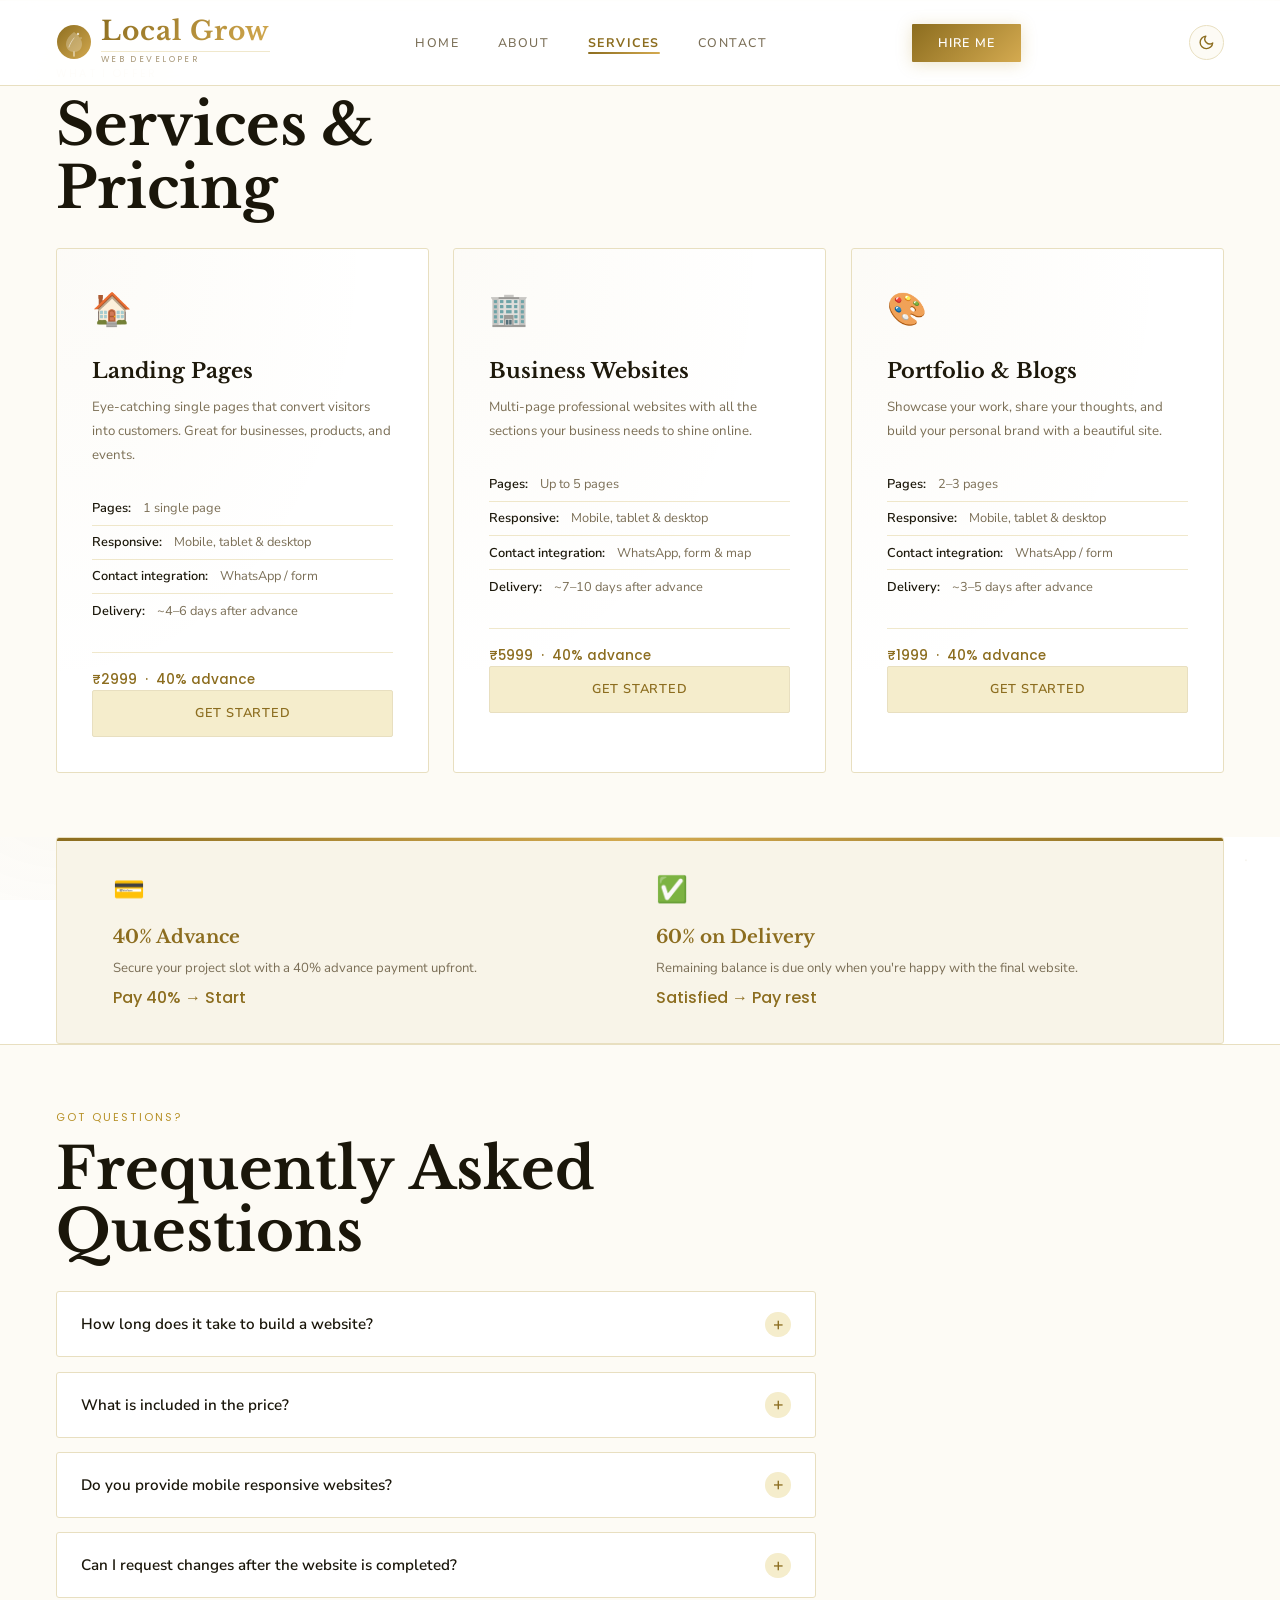
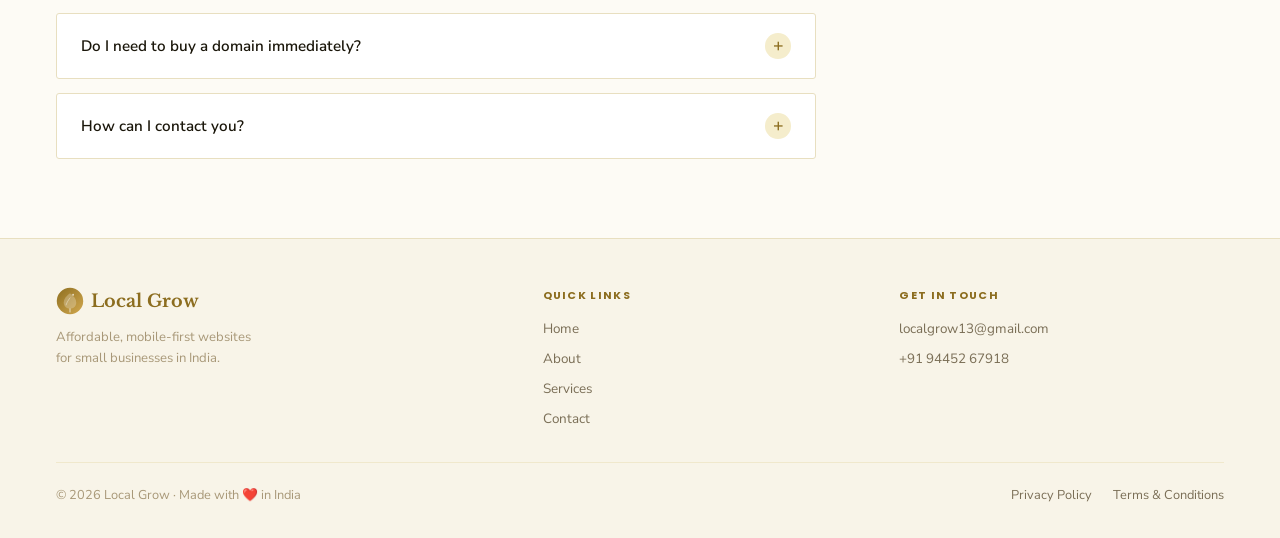
<file: services[1].html>
<!DOCTYPE html>
<html lang="en">
<head>
<meta charset="UTF-8" />
<meta name="viewport" content="width=device-width, initial-scale=1.0" />
<title>Services & Pricing — Local Grow</title>
<meta name="description" content="Landing pages, business websites, and portfolio sites — pricing, package details, and frequently asked questions." />
<meta name="theme-color" content="#b8922a" />
<meta property="og:type" content="website" />
<meta property="og:site_name" content="Local Grow" />
<meta property="og:title" content="Services & Pricing — Local Grow" />
<meta property="og:description" content="Landing pages, business websites, and portfolio sites — pricing, package details, and frequently asked questions." />
<meta name="twitter:card" content="summary" />
<meta name="twitter:title" content="Services & Pricing — Local Grow" />
<meta name="twitter:description" content="Landing pages, business websites, and portfolio sites — pricing, package details, and frequently asked questions." />
<link rel="icon" type="image/svg+xml" href="data:image/svg+xml,%3Csvg xmlns='http://www.w3.org/2000/svg' viewBox='0 0 36 36'%3E%3Cdefs%3E%3ClinearGradient id='g' x1='0' y1='0' x2='36' y2='36' gradientUnits='userSpaceOnUse'%3E%3Cstop offset='0%25' stop-color='%238c6d1f'/%3E%3Cstop offset='100%25' stop-color='%23d4aa50'/%3E%3C/linearGradient%3E%3C/defs%3E%3Ccircle cx='18' cy='18' r='17' fill='url(%23g)'/%3E%3Cpath d='M18 8 C18 8 26 13 26 20 C26 25 22.5 28 18 28 C13.5 28 10 25 10 20 C10 13 18 8 18 8Z' fill='rgba(255,255,255,0.3)'/%3E%3Cline x1='18' y1='28' x2='18' y2='32' stroke='rgba(255,255,255,0.6)' stroke-width='1.5' stroke-linecap='round'/%3E%3Cpath d='M18 14 C18 14 14 19 13 23' stroke='rgba(255,255,255,0.5)' stroke-width='1' stroke-linecap='round' fill='none'/%3E%3Ccircle cx='22' cy='10' r='1.2' fill='rgba(255,255,255,0.7)'/%3E%3C/svg%3E" />
<link rel="preconnect" href="https://fonts.googleapis.com" />
<link rel="preconnect" href="https://fonts.gstatic.com" crossorigin />
<link href="https://fonts.googleapis.com/css2?family=Libre+Baskerville:ital,wght@0,400;0,700;1,400&family=Nunito+Sans:wght@300;400;500;600;700&family=Poppins:wght@300;400;500;600&display=swap" rel="stylesheet" />
<link rel="stylesheet" href="style.css" />
</head>
<body>

<!-- ══ NAV ══ -->
<nav>
  <a class="nav-logo" href="index.html">
    <!-- SVG leaf/grow icon -->
    <svg class="logo-icon" width="36" height="36" viewBox="0 0 36 36" fill="none" xmlns="http://www.w3.org/2000/svg">
      <circle cx="18" cy="18" r="17" fill="url(#logoGrad)" />
      <!-- leaf shape -->
      <path d="M18 8 C18 8 26 13 26 20 C26 25 22.5 28 18 28 C13.5 28 10 25 10 20 C10 13 18 8 18 8Z" fill="rgba(255,255,255,0.25)" />
      <!-- stem -->
      <line x1="18" y1="28" x2="18" y2="32" stroke="rgba(255,255,255,0.6)" stroke-width="1.5" stroke-linecap="round"/>
      <!-- vein -->
      <path d="M18 14 C18 14 14 19 13 23" stroke="rgba(255,255,255,0.5)" stroke-width="1" stroke-linecap="round" fill="none"/>
      <!-- sparkle top -->
      <circle cx="22" cy="10" r="1.2" fill="rgba(255,255,255,0.7)"/>
      <circle cx="25" cy="14" r=".7" fill="rgba(255,255,255,0.5)"/>
      <defs>
        <linearGradient id="logoGrad" x1="0" y1="0" x2="36" y2="36" gradientUnits="userSpaceOnUse">
          <stop offset="0%" stop-color="#8c6d1f"/>
          <stop offset="100%" stop-color="#d4aa50"/>
        </linearGradient>
      </defs>
    </svg>
    <div>
      <span class="logo-text-main">Local Grow</span>
      <span class="logo-text-sub">Web Developer</span>
    </div>
  </a>
  <ul class="nav-links">
    <li><a href="index.html">Home</a></li>
    <li><a href="about.html">About</a></li>
    <li><a href="services.html" class="active" aria-current="page">Services</a></li>
    <li><a href="contact.html">Contact</a></li>
  </ul>
  <a class="nav-cta" href="contact.html">Hire Me</a>
  <button class="theme-toggle" aria-label="Toggle dark mode" title="Toggle dark mode">
    <svg class="icon-moon" viewBox="0 0 24 24" fill="none" stroke="currentColor" stroke-width="2"><path d="M21 12.79A9 9 0 1111.21 3 7 7 0 0021 12.79z" stroke-linecap="round" stroke-linejoin="round"/></svg>
    <svg class="icon-sun" viewBox="0 0 24 24" fill="none" stroke="currentColor" stroke-width="2"><circle cx="12" cy="12" r="4"/><path d="M12 2v2M12 20v2M4.93 4.93l1.41 1.41M17.66 17.66l1.41 1.41M2 12h2M20 12h2M4.93 19.07l1.41-1.41M17.66 6.34l1.41-1.41" stroke-linecap="round"/></svg>
  </button>
  <!-- hamburger button, shown only on mobile/tablet -->
  <button class="nav-toggle" id="nav-toggle" aria-label="Toggle navigation menu" aria-expanded="false" aria-controls="nav-links-mobile">
    <span></span><span></span><span></span>
  </button>
</nav>

<!-- dim background behind the mobile nav panel -->
<div class="nav-overlay" id="nav-overlay"></div>

<!-- mobile navigation panel -->
<ul class="nav-links-mobile" id="nav-links-mobile">
  <li><a href="index.html">Home</a></li>
  <li><a href="about.html">About</a></li>
  <li><a href="services.html" class="active" aria-current="page">Services</a></li>
  <li><a href="contact.html">Contact</a></li>
  <li><a class="nav-cta" href="contact.html">Hire Me</a></li>
</ul>

<!-- ══ SERVICES ══ -->
<section id="services">
  <div class="section-label reveal">What I offer</div>
  <h2 class="section-title reveal reveal-delay-1">Services &amp;<br>Pricing</h2>
  <div class="services-grid">
    <div class="service-card reveal reveal-delay-1">
      <div class="service-icon">🏠</div>
      <div class="service-name">Landing Pages</div>
      <p class="service-desc">Eye-catching single pages that convert visitors into customers. Great for businesses, products, and events.</p>
      <!-- package details: what's included in this tier -->
      <ul class="service-list">
        <li><strong>Pages:</strong>&nbsp;1 single page</li>
        <li><strong>Responsive:</strong>&nbsp;Mobile, tablet &amp; desktop</li>
        <li><strong>Contact integration:</strong>&nbsp;WhatsApp / form</li>
        <li><strong>Delivery:</strong>&nbsp;~4–6 days after advance</li>
      </ul>
      <div class="service-price">₹2999 &nbsp;·&nbsp; 40% advance</div>
      <a class="btn-service" href="contact.html">Get Started</a>
    </div>
    <div class="service-card reveal reveal-delay-2">
      <div class="service-icon">🏢</div>
      <div class="service-name">Business Websites</div>
      <p class="service-desc">Multi-page professional websites with all the sections your business needs to shine online.</p>
      <ul class="service-list">
        <li><strong>Pages:</strong>&nbsp;Up to 5 pages</li>
        <li><strong>Responsive:</strong>&nbsp;Mobile, tablet &amp; desktop</li>
        <li><strong>Contact integration:</strong>&nbsp;WhatsApp, form &amp; map</li>
        <li><strong>Delivery:</strong>&nbsp;~7–10 days after advance</li>
      </ul>
      <div class="service-price">₹5999 &nbsp;·&nbsp; 40% advance</div>
      <a class="btn-service" href="contact.html">Get Started</a>
    </div>
    <div class="service-card reveal reveal-delay-3">
      <div class="service-icon">🎨</div>
      <div class="service-name">Portfolio &amp; Blogs</div>
      <p class="service-desc">Showcase your work, share your thoughts, and build your personal brand with a beautiful site.</p>
      <ul class="service-list">
        <li><strong>Pages:</strong>&nbsp;2–3 pages</li>
        <li><strong>Responsive:</strong>&nbsp;Mobile, tablet &amp; desktop</li>
        <li><strong>Contact integration:</strong>&nbsp;WhatsApp / form</li>
        <li><strong>Delivery:</strong>&nbsp;~3–5 days after advance</li>
      </ul>
      <div class="service-price">₹1999 &nbsp;·&nbsp; 40% advance</div>
      <a class="btn-service" href="contact.html">Get Started</a>
    </div>
  </div>
</section>

<!-- ══ POLICY BANNER ══ -->
<div class="policy-banner policy-banner-2 reveal">
  <div class="policy-item">
    <div class="policy-item-icon">💳</div>
    <div class="policy-item-title">40% Advance</div>
    <p class="policy-item-desc">Secure your project slot with a 40% advance payment upfront.</p>
    <div class="policy-item-val">Pay 40% → Start</div>
  </div>
  <div class="policy-item">
    <div class="policy-item-icon">✅</div>
    <div class="policy-item-title">60% on Delivery</div>
    <p class="policy-item-desc">Remaining balance is due only when you're happy with the final website.</p>
    <div class="policy-item-val">Satisfied → Pay rest</div>
  </div>
</div>

<!-- ══ FAQ ══ -->
<section id="faq">
  <div class="section-label reveal">Got questions?</div>
  <h2 class="section-title reveal reveal-delay-1">Frequently Asked<br>Questions</h2>
  <div class="faq-list">
    <!-- each .faq-item toggles open/closed via JS; content stays in the DOM for accessibility/SEO -->
    <div class="faq-item reveal reveal-delay-1">
      <button class="faq-question" aria-expanded="false">
        How long does it take to build a website?
        <span class="faq-icon">+</span>
      </button>
      <div class="faq-answer">
        <p>Most landing pages take about 4–6 days and business websites take 7–10 days after the advance is paid. Exact timing depends on the scope and how quickly content is shared.</p>
      </div>
    </div>
    <div class="faq-item reveal reveal-delay-1">
      <button class="faq-question" aria-expanded="false">
        What is included in the price?
        <span class="faq-icon">+</span>
      </button>
      <div class="faq-answer">
        <p>Every package includes design, development, mobile responsiveness, and basic contact integration (WhatsApp, form, or map). See the Services above for what's included in each specific package.</p>
      </div>
    </div>
    <div class="faq-item reveal reveal-delay-2">
      <button class="faq-question" aria-expanded="false">
        Do you provide mobile responsive websites?
        <span class="faq-icon">+</span>
      </button>
      <div class="faq-answer">
        <p>Yes — every website is built mobile-first and tested across phones, tablets, and desktops so it looks great on any device.</p>
      </div>
    </div>
    <div class="faq-item reveal reveal-delay-2">
      <button class="faq-question" aria-expanded="false">
        Can I request changes after the website is completed?
        <span class="faq-icon">+</span>
      </button>
      <div class="faq-answer">
        <p>Yes, minor revisions after delivery are welcome. Larger changes or new features can be scoped and quoted separately — just reach out on WhatsApp or Gmail.</p>
      </div>
    </div>
    <div class="faq-item reveal reveal-delay-3">
      <button class="faq-question" aria-expanded="false">
        Do I need to buy a domain immediately?
        <span class="faq-icon">+</span>
      </button>
      <div class="faq-answer">
        <p>No — development can begin without a domain. You can purchase a domain and hosting whenever you're ready, and I can help you connect it once it's live.</p>
      </div>
    </div>
    <div class="faq-item reveal reveal-delay-3">
      <button class="faq-question" aria-expanded="false">
        How can I contact you?
        <span class="faq-icon">+</span>
      </button>
      <div class="faq-answer">
        <p>The fastest way is WhatsApp or Gmail — both buttons are on the <a href="contact.html" style="color:var(--gold-deep);font-weight:600;">Contact page</a>. You can also fill out the contact form there and I'll get back to you within a few hours.</p>
      </div>
    </div>
  </div>
</section>

<!-- ══ FOOTER ══ -->
<footer>
  <div class="footer-grid">
    <div>
      <a href="index.html" style="text-decoration:none;display:flex;align-items:center;gap:.45rem;">
        <svg width="28" height="28" viewBox="0 0 36 36" fill="none" xmlns="http://www.w3.org/2000/svg">
          <circle cx="18" cy="18" r="17" fill="url(#footerLogoGrad)" />
          <path d="M18 8 C18 8 26 13 26 20 C26 25 22.5 28 18 28 C13.5 28 10 25 10 20 C10 13 18 8 18 8Z" fill="rgba(255,255,255,0.25)" />
          <line x1="18" y1="28" x2="18" y2="32" stroke="rgba(255,255,255,0.6)" stroke-width="1.5" stroke-linecap="round"/>
          <path d="M18 14 C18 14 14 19 13 23" stroke="rgba(255,255,255,0.5)" stroke-width="1" stroke-linecap="round" fill="none"/>
          <circle cx="22" cy="10" r="1.2" fill="rgba(255,255,255,0.7)"/>
          <defs>
            <linearGradient id="footerLogoGrad" x1="0" y1="0" x2="36" y2="36" gradientUnits="userSpaceOnUse">
              <stop offset="0%" stop-color="#8c6d1f"/>
              <stop offset="100%" stop-color="#d4aa50"/>
            </linearGradient>
          </defs>
        </svg>
        <span class="footer-logo">Local Grow</span>
      </a>
      <p style="margin-top:.8rem;max-width:26ch;font-size:.82rem;">Affordable, mobile-first websites for small businesses in India.</p>
    </div>
    <div class="footer-links">
      <span class="footer-links-title">Quick Links</span>
      <a href="index.html">Home</a>
      <a href="about.html">About</a>
      <a href="services.html">Services</a>
      <a href="contact.html">Contact</a>
    </div>
    <div class="footer-links">
      <span class="footer-links-title">Get in Touch</span>
      <a href="https://mail.google.com/mail/?view=cm&to=localgrow13@gmail.com" target="_blank">localgrow13@gmail.com</a>
      <a href="https://wa.me/919445267918" target="_blank">+91 94452 67918</a>
    </div>
  </div>
  <div class="footer-bottom">
    <span>© 2026 Local Grow · Made with ❤️ in India</span>
    <div style="display:flex;gap:1.3rem;">
      <a href="privacy.html">Privacy Policy</a>
      <a href="terms.html">Terms &amp; Conditions</a>
    </div>
  </div>
</footer>

<!-- ══ BACK TO TOP BUTTON ══ -->
<button id="back-to-top" aria-label="Back to top">
  <svg viewBox="0 0 24 24" fill="none" stroke="currentColor" stroke-width="2.5">
    <path d="M12 19V5M5 12l7-7 7 7" stroke-linecap="round" stroke-linejoin="round"/>
  </svg>
</button>

<script src="script.js"></script>
</body>
</html>
</file>
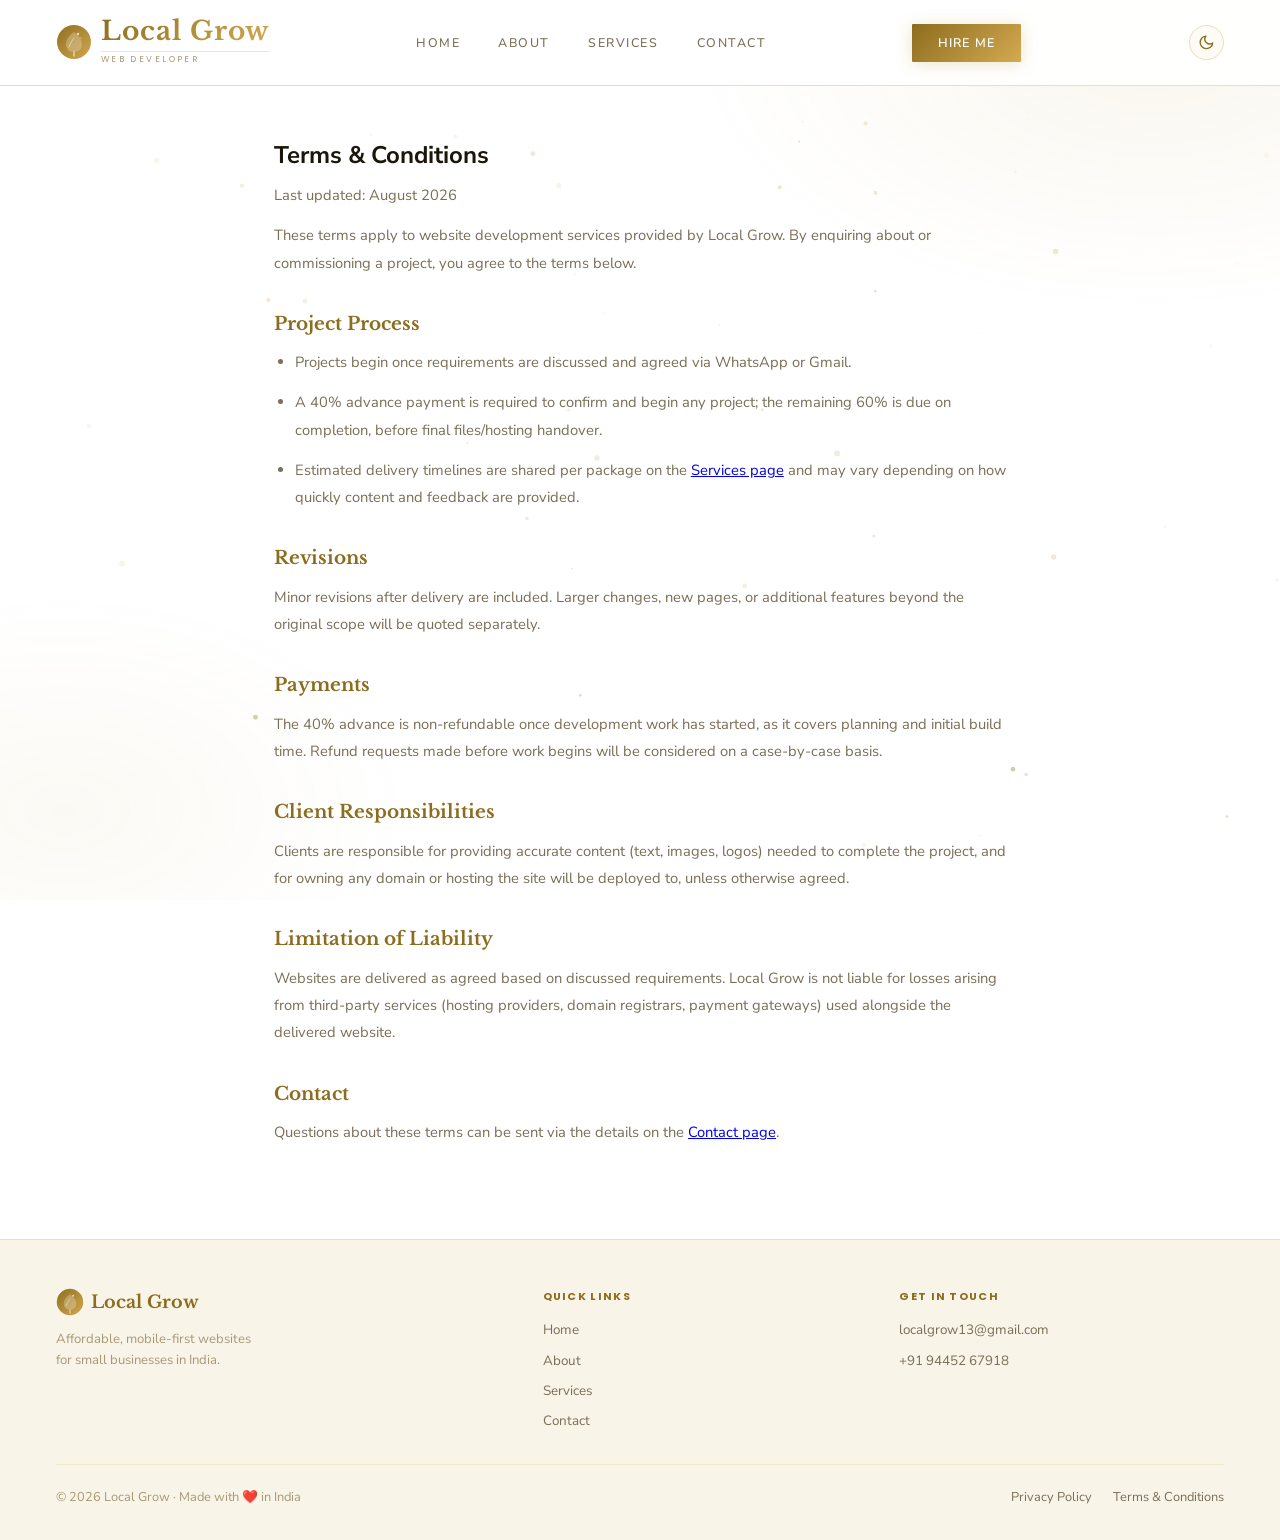
<file: terms.html>
<!DOCTYPE html>
<html lang="en">
<head>
<meta charset="UTF-8" />
<meta name="viewport" content="width=device-width, initial-scale=1.0" />
<title>Terms & Conditions — Local Grow</title>
<meta name="description" content="Terms and conditions for website development projects and services offered by Local Grow." />
<meta name="theme-color" content="#b8922a" />
<meta property="og:type" content="website" />
<meta property="og:site_name" content="Local Grow" />
<meta property="og:title" content="Terms & Conditions — Local Grow" />
<meta property="og:description" content="Terms and conditions for website development projects and services offered by Local Grow." />
<meta name="twitter:card" content="summary" />
<meta name="twitter:title" content="Terms & Conditions — Local Grow" />
<meta name="twitter:description" content="Terms and conditions for website development projects and services offered by Local Grow." />
<link rel="icon" type="image/svg+xml" href="data:image/svg+xml,%3Csvg xmlns='http://www.w3.org/2000/svg' viewBox='0 0 36 36'%3E%3Cdefs%3E%3ClinearGradient id='g' x1='0' y1='0' x2='36' y2='36' gradientUnits='userSpaceOnUse'%3E%3Cstop offset='0%25' stop-color='%238c6d1f'/%3E%3Cstop offset='100%25' stop-color='%23d4aa50'/%3E%3C/linearGradient%3E%3C/defs%3E%3Ccircle cx='18' cy='18' r='17' fill='url(%23g)'/%3E%3Cpath d='M18 8 C18 8 26 13 26 20 C26 25 22.5 28 18 28 C13.5 28 10 25 10 20 C10 13 18 8 18 8Z' fill='rgba(255,255,255,0.3)'/%3E%3Cline x1='18' y1='28' x2='18' y2='32' stroke='rgba(255,255,255,0.6)' stroke-width='1.5' stroke-linecap='round'/%3E%3Cpath d='M18 14 C18 14 14 19 13 23' stroke='rgba(255,255,255,0.5)' stroke-width='1' stroke-linecap='round' fill='none'/%3E%3Ccircle cx='22' cy='10' r='1.2' fill='rgba(255,255,255,0.7)'/%3E%3C/svg%3E" />
<link rel="preconnect" href="https://fonts.googleapis.com" />
<link rel="preconnect" href="https://fonts.gstatic.com" crossorigin />
<link href="https://fonts.googleapis.com/css2?family=Libre+Baskerville:ital,wght@0,400;0,700;1,400&family=Nunito+Sans:wght@300;400;500;600;700&family=Poppins:wght@300;400;500;600&display=swap" rel="stylesheet" />
<link rel="stylesheet" href="style.css" />
</head>
<body>

<!-- ══ NAV ══ -->
<nav>
  <a class="nav-logo" href="index.html">
    <!-- SVG leaf/grow icon -->
    <svg class="logo-icon" width="36" height="36" viewBox="0 0 36 36" fill="none" xmlns="http://www.w3.org/2000/svg">
      <circle cx="18" cy="18" r="17" fill="url(#logoGrad)" />
      <!-- leaf shape -->
      <path d="M18 8 C18 8 26 13 26 20 C26 25 22.5 28 18 28 C13.5 28 10 25 10 20 C10 13 18 8 18 8Z" fill="rgba(255,255,255,0.25)" />
      <!-- stem -->
      <line x1="18" y1="28" x2="18" y2="32" stroke="rgba(255,255,255,0.6)" stroke-width="1.5" stroke-linecap="round"/>
      <!-- vein -->
      <path d="M18 14 C18 14 14 19 13 23" stroke="rgba(255,255,255,0.5)" stroke-width="1" stroke-linecap="round" fill="none"/>
      <!-- sparkle top -->
      <circle cx="22" cy="10" r="1.2" fill="rgba(255,255,255,0.7)"/>
      <circle cx="25" cy="14" r=".7" fill="rgba(255,255,255,0.5)"/>
      <defs>
        <linearGradient id="logoGrad" x1="0" y1="0" x2="36" y2="36" gradientUnits="userSpaceOnUse">
          <stop offset="0%" stop-color="#8c6d1f"/>
          <stop offset="100%" stop-color="#d4aa50"/>
        </linearGradient>
      </defs>
    </svg>
    <div>
      <span class="logo-text-main">Local Grow</span>
      <span class="logo-text-sub">Web Developer</span>
    </div>
  </a>
  <ul class="nav-links">
    <li><a href="index.html">Home</a></li>
    <li><a href="about.html">About</a></li>
    <li><a href="services.html">Services</a></li>
    <li><a href="contact.html">Contact</a></li>
  </ul>
  <a class="nav-cta" href="contact.html">Hire Me</a>
  <button class="theme-toggle" aria-label="Toggle dark mode" title="Toggle dark mode">
    <svg class="icon-moon" viewBox="0 0 24 24" fill="none" stroke="currentColor" stroke-width="2"><path d="M21 12.79A9 9 0 1111.21 3 7 7 0 0021 12.79z" stroke-linecap="round" stroke-linejoin="round"/></svg>
    <svg class="icon-sun" viewBox="0 0 24 24" fill="none" stroke="currentColor" stroke-width="2"><circle cx="12" cy="12" r="4"/><path d="M12 2v2M12 20v2M4.93 4.93l1.41 1.41M17.66 17.66l1.41 1.41M2 12h2M20 12h2M4.93 19.07l1.41-1.41M17.66 6.34l1.41-1.41" stroke-linecap="round"/></svg>
  </button>
  <!-- hamburger button, shown only on mobile/tablet -->
  <button class="nav-toggle" id="nav-toggle" aria-label="Toggle navigation menu" aria-expanded="false" aria-controls="nav-links-mobile">
    <span></span><span></span><span></span>
  </button>
</nav>

<!-- dim background behind the mobile nav panel -->
<div class="nav-overlay" id="nav-overlay"></div>

<!-- mobile navigation panel -->
<ul class="nav-links-mobile" id="nav-links-mobile">
  <li><a href="index.html">Home</a></li>
  <li><a href="about.html">About</a></li>
  <li><a href="services.html">Services</a></li>
  <li><a href="contact.html">Contact</a></li>
  <li><a class="nav-cta" href="contact.html">Hire Me</a></li>
</ul>


<!-- ══ TERMS & CONDITIONS ══ -->
<section class="legal-page">
  <h2>Terms &amp; Conditions</h2>
  <p class="legal-updated">Last updated: August 2026</p>

  <p>These terms apply to website development services provided by Local Grow. By enquiring about or commissioning a project, you agree to the terms below.</p>

  <h3>Project Process</h3>
  <ul>
    <li>Projects begin once requirements are discussed and agreed via WhatsApp or Gmail.</li>
    <li>A 40% advance payment is required to confirm and begin any project; the remaining 60% is due on completion, before final files/hosting handover.</li>
    <li>Estimated delivery timelines are shared per package on the <a href="services.html">Services page</a> and may vary depending on how quickly content and feedback are provided.</li>
  </ul>

  <h3>Revisions</h3>
  <p>Minor revisions after delivery are included. Larger changes, new pages, or additional features beyond the original scope will be quoted separately.</p>

  <h3>Payments</h3>
  <p>The 40% advance is non-refundable once development work has started, as it covers planning and initial build time. Refund requests made before work begins will be considered on a case-by-case basis.</p>

  <h3>Client Responsibilities</h3>
  <p>Clients are responsible for providing accurate content (text, images, logos) needed to complete the project, and for owning any domain or hosting the site will be deployed to, unless otherwise agreed.</p>

  <h3>Limitation of Liability</h3>
  <p>Websites are delivered as agreed based on discussed requirements. Local Grow is not liable for losses arising from third-party services (hosting providers, domain registrars, payment gateways) used alongside the delivered website.</p>

  <h3>Contact</h3>
  <p>Questions about these terms can be sent via the details on the <a href="contact.html">Contact page</a>.</p>
</section>

<!-- ══ FOOTER ══ -->
<footer>
  <div class="footer-grid">
    <div>
      <a href="index.html" style="text-decoration:none;display:flex;align-items:center;gap:.45rem;">
        <svg width="28" height="28" viewBox="0 0 36 36" fill="none" xmlns="http://www.w3.org/2000/svg">
          <circle cx="18" cy="18" r="17" fill="url(#footerLogoGrad)" />
          <path d="M18 8 C18 8 26 13 26 20 C26 25 22.5 28 18 28 C13.5 28 10 25 10 20 C10 13 18 8 18 8Z" fill="rgba(255,255,255,0.25)" />
          <line x1="18" y1="28" x2="18" y2="32" stroke="rgba(255,255,255,0.6)" stroke-width="1.5" stroke-linecap="round"/>
          <path d="M18 14 C18 14 14 19 13 23" stroke="rgba(255,255,255,0.5)" stroke-width="1" stroke-linecap="round" fill="none"/>
          <circle cx="22" cy="10" r="1.2" fill="rgba(255,255,255,0.7)"/>
          <defs>
            <linearGradient id="footerLogoGrad" x1="0" y1="0" x2="36" y2="36" gradientUnits="userSpaceOnUse">
              <stop offset="0%" stop-color="#8c6d1f"/>
              <stop offset="100%" stop-color="#d4aa50"/>
            </linearGradient>
          </defs>
        </svg>
        <span class="footer-logo">Local Grow</span>
      </a>
      <p style="margin-top:.8rem;max-width:26ch;font-size:.82rem;">Affordable, mobile-first websites for small businesses in India.</p>
    </div>
    <div class="footer-links">
      <span class="footer-links-title">Quick Links</span>
      <a href="index.html">Home</a>
      <a href="about.html">About</a>
      <a href="services.html">Services</a>
      <a href="contact.html">Contact</a>
    </div>
    <div class="footer-links">
      <span class="footer-links-title">Get in Touch</span>
      <a href="https://mail.google.com/mail/?view=cm&to=localgrow13@gmail.com" target="_blank">localgrow13@gmail.com</a>
      <a href="https://wa.me/919445267918" target="_blank">+91 94452 67918</a>
    </div>
  </div>
  <div class="footer-bottom">
    <span>© 2026 Local Grow · Made with ❤️ in India</span>
    <div style="display:flex;gap:1.3rem;">
      <a href="privacy.html">Privacy Policy</a>
      <a href="terms.html">Terms &amp; Conditions</a>
    </div>
  </div>
</footer>

<!-- ══ BACK TO TOP BUTTON ══ -->
<button id="back-to-top" aria-label="Back to top">
  <svg viewBox="0 0 24 24" fill="none" stroke="currentColor" stroke-width="2.5">
    <path d="M12 19V5M5 12l7-7 7 7" stroke-linecap="round" stroke-linejoin="round"/>
  </svg>
</button>

<script src="script.js?v=2"></script>
</body>
</html>
</file>
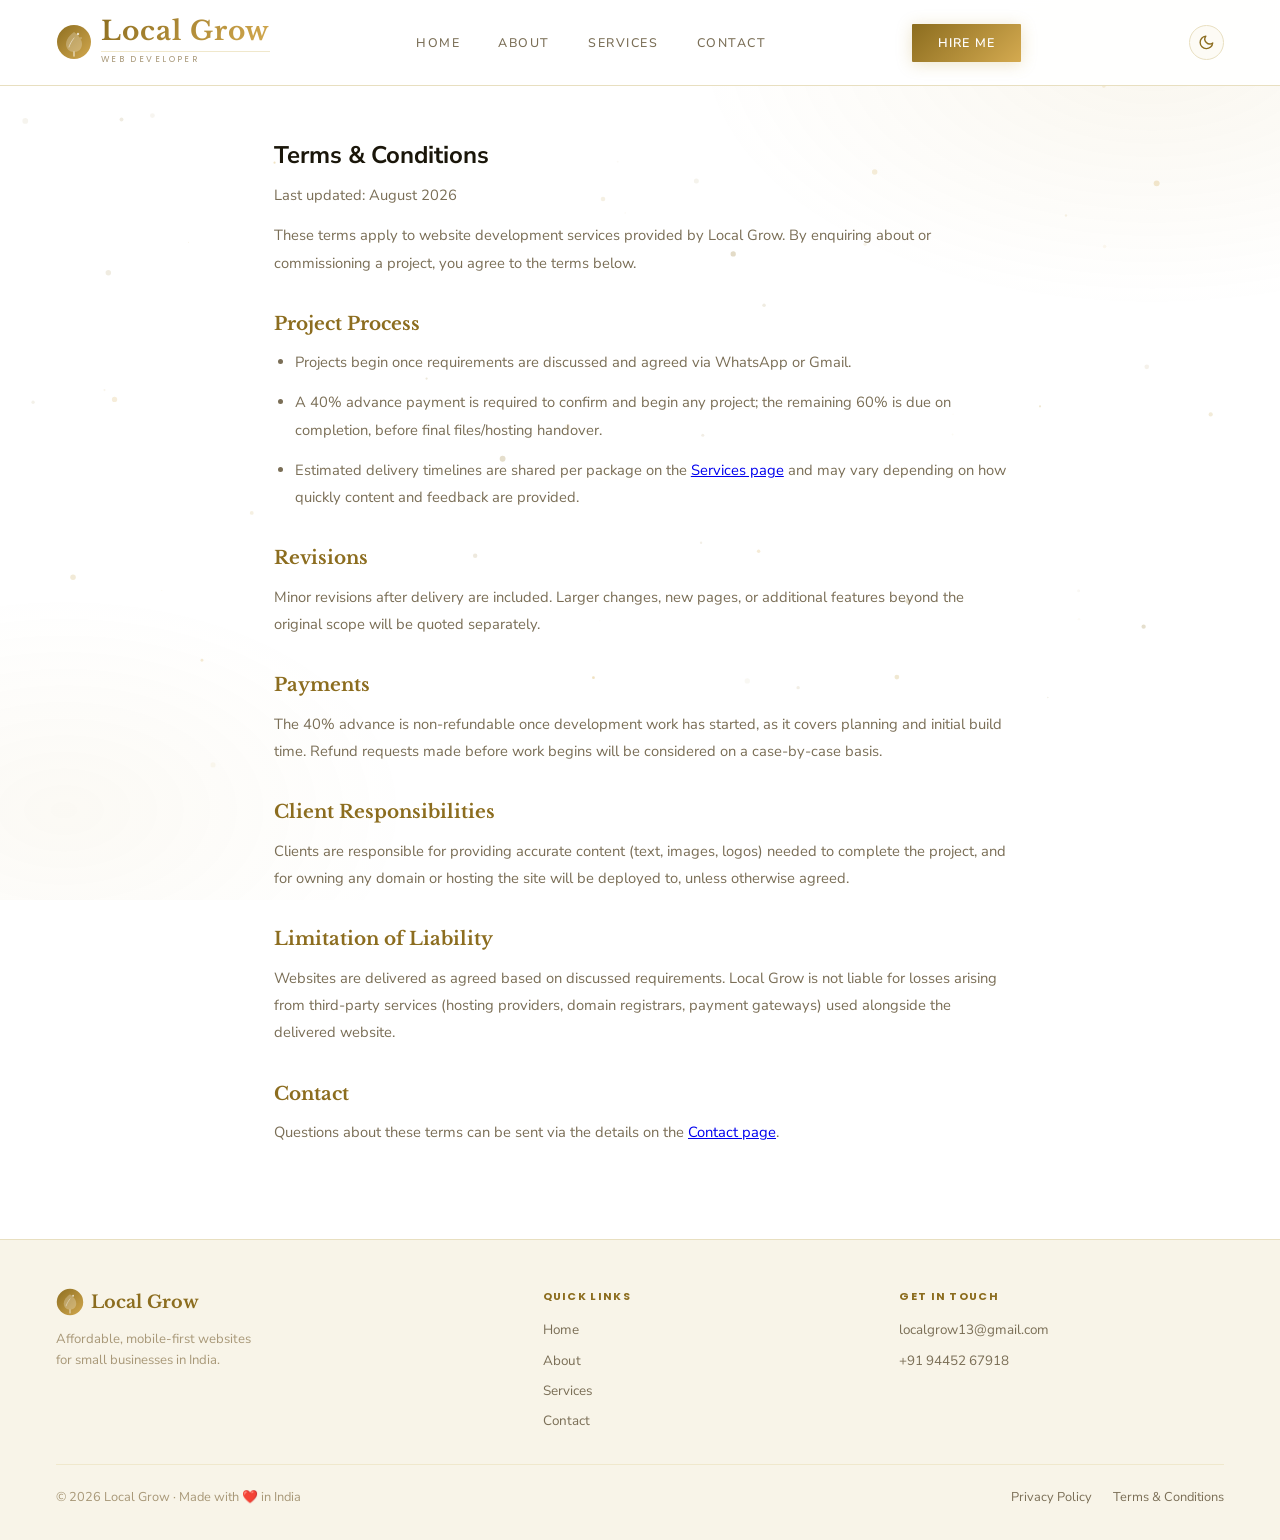
<file: terms[1].html>
<!DOCTYPE html>
<html lang="en">
<head>
<meta charset="UTF-8" />
<meta name="viewport" content="width=device-width, initial-scale=1.0" />
<title>Terms & Conditions — Local Grow</title>
<meta name="description" content="Terms and conditions for website development projects and services offered by Local Grow." />
<meta name="theme-color" content="#b8922a" />
<meta property="og:type" content="website" />
<meta property="og:site_name" content="Local Grow" />
<meta property="og:title" content="Terms & Conditions — Local Grow" />
<meta property="og:description" content="Terms and conditions for website development projects and services offered by Local Grow." />
<meta name="twitter:card" content="summary" />
<meta name="twitter:title" content="Terms & Conditions — Local Grow" />
<meta name="twitter:description" content="Terms and conditions for website development projects and services offered by Local Grow." />
<link rel="icon" type="image/svg+xml" href="data:image/svg+xml,%3Csvg xmlns='http://www.w3.org/2000/svg' viewBox='0 0 36 36'%3E%3Cdefs%3E%3ClinearGradient id='g' x1='0' y1='0' x2='36' y2='36' gradientUnits='userSpaceOnUse'%3E%3Cstop offset='0%25' stop-color='%238c6d1f'/%3E%3Cstop offset='100%25' stop-color='%23d4aa50'/%3E%3C/linearGradient%3E%3C/defs%3E%3Ccircle cx='18' cy='18' r='17' fill='url(%23g)'/%3E%3Cpath d='M18 8 C18 8 26 13 26 20 C26 25 22.5 28 18 28 C13.5 28 10 25 10 20 C10 13 18 8 18 8Z' fill='rgba(255,255,255,0.3)'/%3E%3Cline x1='18' y1='28' x2='18' y2='32' stroke='rgba(255,255,255,0.6)' stroke-width='1.5' stroke-linecap='round'/%3E%3Cpath d='M18 14 C18 14 14 19 13 23' stroke='rgba(255,255,255,0.5)' stroke-width='1' stroke-linecap='round' fill='none'/%3E%3Ccircle cx='22' cy='10' r='1.2' fill='rgba(255,255,255,0.7)'/%3E%3C/svg%3E" />
<link rel="preconnect" href="https://fonts.googleapis.com" />
<link rel="preconnect" href="https://fonts.gstatic.com" crossorigin />
<link href="https://fonts.googleapis.com/css2?family=Libre+Baskerville:ital,wght@0,400;0,700;1,400&family=Nunito+Sans:wght@300;400;500;600;700&family=Poppins:wght@300;400;500;600&display=swap" rel="stylesheet" />
<link rel="stylesheet" href="style.css" />
</head>
<body>

<!-- ══ NAV ══ -->
<nav>
  <a class="nav-logo" href="index.html">
    <!-- SVG leaf/grow icon -->
    <svg class="logo-icon" width="36" height="36" viewBox="0 0 36 36" fill="none" xmlns="http://www.w3.org/2000/svg">
      <circle cx="18" cy="18" r="17" fill="url(#logoGrad)" />
      <!-- leaf shape -->
      <path d="M18 8 C18 8 26 13 26 20 C26 25 22.5 28 18 28 C13.5 28 10 25 10 20 C10 13 18 8 18 8Z" fill="rgba(255,255,255,0.25)" />
      <!-- stem -->
      <line x1="18" y1="28" x2="18" y2="32" stroke="rgba(255,255,255,0.6)" stroke-width="1.5" stroke-linecap="round"/>
      <!-- vein -->
      <path d="M18 14 C18 14 14 19 13 23" stroke="rgba(255,255,255,0.5)" stroke-width="1" stroke-linecap="round" fill="none"/>
      <!-- sparkle top -->
      <circle cx="22" cy="10" r="1.2" fill="rgba(255,255,255,0.7)"/>
      <circle cx="25" cy="14" r=".7" fill="rgba(255,255,255,0.5)"/>
      <defs>
        <linearGradient id="logoGrad" x1="0" y1="0" x2="36" y2="36" gradientUnits="userSpaceOnUse">
          <stop offset="0%" stop-color="#8c6d1f"/>
          <stop offset="100%" stop-color="#d4aa50"/>
        </linearGradient>
      </defs>
    </svg>
    <div>
      <span class="logo-text-main">Local Grow</span>
      <span class="logo-text-sub">Web Developer</span>
    </div>
  </a>
  <ul class="nav-links">
    <li><a href="index.html">Home</a></li>
    <li><a href="about.html">About</a></li>
    <li><a href="services.html">Services</a></li>
    <li><a href="contact.html">Contact</a></li>
  </ul>
  <a class="nav-cta" href="contact.html">Hire Me</a>
  <button class="theme-toggle" aria-label="Toggle dark mode" title="Toggle dark mode">
    <svg class="icon-moon" viewBox="0 0 24 24" fill="none" stroke="currentColor" stroke-width="2"><path d="M21 12.79A9 9 0 1111.21 3 7 7 0 0021 12.79z" stroke-linecap="round" stroke-linejoin="round"/></svg>
    <svg class="icon-sun" viewBox="0 0 24 24" fill="none" stroke="currentColor" stroke-width="2"><circle cx="12" cy="12" r="4"/><path d="M12 2v2M12 20v2M4.93 4.93l1.41 1.41M17.66 17.66l1.41 1.41M2 12h2M20 12h2M4.93 19.07l1.41-1.41M17.66 6.34l1.41-1.41" stroke-linecap="round"/></svg>
  </button>
  <!-- hamburger button, shown only on mobile/tablet -->
  <button class="nav-toggle" id="nav-toggle" aria-label="Toggle navigation menu" aria-expanded="false" aria-controls="nav-links-mobile">
    <span></span><span></span><span></span>
  </button>
</nav>

<!-- dim background behind the mobile nav panel -->
<div class="nav-overlay" id="nav-overlay"></div>

<!-- mobile navigation panel -->
<ul class="nav-links-mobile" id="nav-links-mobile">
  <li><a href="index.html">Home</a></li>
  <li><a href="about.html">About</a></li>
  <li><a href="services.html">Services</a></li>
  <li><a href="contact.html">Contact</a></li>
  <li><a class="nav-cta" href="contact.html">Hire Me</a></li>
</ul>


<!-- ══ TERMS & CONDITIONS ══ -->
<section class="legal-page">
  <h2>Terms &amp; Conditions</h2>
  <p class="legal-updated">Last updated: August 2026</p>

  <p>These terms apply to website development services provided by Local Grow. By enquiring about or commissioning a project, you agree to the terms below.</p>

  <h3>Project Process</h3>
  <ul>
    <li>Projects begin once requirements are discussed and agreed via WhatsApp or Gmail.</li>
    <li>A 40% advance payment is required to confirm and begin any project; the remaining 60% is due on completion, before final files/hosting handover.</li>
    <li>Estimated delivery timelines are shared per package on the <a href="services.html">Services page</a> and may vary depending on how quickly content and feedback are provided.</li>
  </ul>

  <h3>Revisions</h3>
  <p>Minor revisions after delivery are included. Larger changes, new pages, or additional features beyond the original scope will be quoted separately.</p>

  <h3>Payments</h3>
  <p>The 40% advance is non-refundable once development work has started, as it covers planning and initial build time. Refund requests made before work begins will be considered on a case-by-case basis.</p>

  <h3>Client Responsibilities</h3>
  <p>Clients are responsible for providing accurate content (text, images, logos) needed to complete the project, and for owning any domain or hosting the site will be deployed to, unless otherwise agreed.</p>

  <h3>Limitation of Liability</h3>
  <p>Websites are delivered as agreed based on discussed requirements. Local Grow is not liable for losses arising from third-party services (hosting providers, domain registrars, payment gateways) used alongside the delivered website.</p>

  <h3>Contact</h3>
  <p>Questions about these terms can be sent via the details on the <a href="contact.html">Contact page</a>.</p>
</section>

<!-- ══ FOOTER ══ -->
<footer>
  <div class="footer-grid">
    <div>
      <a href="index.html" style="text-decoration:none;display:flex;align-items:center;gap:.45rem;">
        <svg width="28" height="28" viewBox="0 0 36 36" fill="none" xmlns="http://www.w3.org/2000/svg">
          <circle cx="18" cy="18" r="17" fill="url(#footerLogoGrad)" />
          <path d="M18 8 C18 8 26 13 26 20 C26 25 22.5 28 18 28 C13.5 28 10 25 10 20 C10 13 18 8 18 8Z" fill="rgba(255,255,255,0.25)" />
          <line x1="18" y1="28" x2="18" y2="32" stroke="rgba(255,255,255,0.6)" stroke-width="1.5" stroke-linecap="round"/>
          <path d="M18 14 C18 14 14 19 13 23" stroke="rgba(255,255,255,0.5)" stroke-width="1" stroke-linecap="round" fill="none"/>
          <circle cx="22" cy="10" r="1.2" fill="rgba(255,255,255,0.7)"/>
          <defs>
            <linearGradient id="footerLogoGrad" x1="0" y1="0" x2="36" y2="36" gradientUnits="userSpaceOnUse">
              <stop offset="0%" stop-color="#8c6d1f"/>
              <stop offset="100%" stop-color="#d4aa50"/>
            </linearGradient>
          </defs>
        </svg>
        <span class="footer-logo">Local Grow</span>
      </a>
      <p style="margin-top:.8rem;max-width:26ch;font-size:.82rem;">Affordable, mobile-first websites for small businesses in India.</p>
    </div>
    <div class="footer-links">
      <span class="footer-links-title">Quick Links</span>
      <a href="index.html">Home</a>
      <a href="about.html">About</a>
      <a href="services.html">Services</a>
      <a href="contact.html">Contact</a>
    </div>
    <div class="footer-links">
      <span class="footer-links-title">Get in Touch</span>
      <a href="https://mail.google.com/mail/?view=cm&to=localgrow13@gmail.com" target="_blank">localgrow13@gmail.com</a>
      <a href="https://wa.me/919445267918" target="_blank">+91 94452 67918</a>
    </div>
  </div>
  <div class="footer-bottom">
    <span>© 2026 Local Grow · Made with ❤️ in India</span>
    <div style="display:flex;gap:1.3rem;">
      <a href="privacy.html">Privacy Policy</a>
      <a href="terms.html">Terms &amp; Conditions</a>
    </div>
  </div>
</footer>

<!-- ══ BACK TO TOP BUTTON ══ -->
<button id="back-to-top" aria-label="Back to top">
  <svg viewBox="0 0 24 24" fill="none" stroke="currentColor" stroke-width="2.5">
    <path d="M12 19V5M5 12l7-7 7 7" stroke-linecap="round" stroke-linejoin="round"/>
  </svg>
</button>

<script src="script.js"></script>
</body>
</html>
</file>
<file: style.css>
/* ════════════════════════════════════════
   Local Grow — Stylesheet
   ════════════════════════════════════════ */

  :root {
    --bg:         #ffffff;
    --surface:    #fdfbf5;
    --surface2:   #f8f4e8;
    --border:     #e8dfc0;
    --border-lite:#f0e8cc;
    --gold:       #b8922a;
    --gold-deep:  #8c6d1f;
    --gold-light: #d4aa50;
    --gold-pale:  #f5edcc;
    --text:       #1a160a;
    --muted:      #7a6e56;
    --muted-lite: #a89878;
    --whatsapp:   #25d366;
    --gmail:      #ea4335;
    --royal:      #1a2d6e;
    --nav-bg:     rgba(255,255,255,.92);
    --nav-bg-scrolled: rgba(255,255,255,.97);
    --panel-bg:   #ffffff;
    --shadow-soft: rgba(0,0,0,.12);
  }

  /* ── dark theme — same gold palette, dark surfaces ── */
  [data-theme="dark"] {
    --bg:         #16130c;
    --surface:    #1e1a10;
    --surface2:   #241f13;
    --border:     #3a3220;
    --border-lite:#2b2515;
    --gold:       #d4aa50;
    --gold-deep:  #c99a3a;
    --gold-light: #e8c274;
    --gold-pale:  #2e2712;
    --text:       #f4ecd8;
    --muted:      #b9ac8c;
    --muted-lite: #8a7c5e;
    --nav-bg:     rgba(22,19,12,.88);
    --nav-bg-scrolled: rgba(22,19,12,.96);
    --panel-bg:   #1c1810;
    --shadow-soft: rgba(0,0,0,.4);
  }

  *, *::before, *::after { box-sizing: border-box; margin: 0; padding: 0; }
  html { scroll-behavior: smooth; overflow-x: hidden; width: 100%; }

  body {
    background: var(--bg);
    color: var(--text);
    font-family: 'Nunito Sans', sans-serif;
    font-size: 16px;
    line-height: 1.6;
    overflow-x: hidden;
    width: 100%;
  }

  /* ── subtle gold grain overlay ── */
  body::before {
    content: '';
    position: fixed; inset: 0; z-index: 0;
    background:
      radial-gradient(ellipse 55% 45% at 90% 5%, rgba(184,146,42,.08) 0%, transparent 65%),
      radial-gradient(ellipse 45% 40% at 5% 90%, rgba(184,146,42,.05) 0%, transparent 60%);
    pointer-events: none;
  }
  body > * { position: relative; z-index: 1; }

  /* ── responsive images safety net — explicit widths/heights on
     specific components (hero photos, project photos, etc.) above still win ── */
  img { max-width: 100%; height: auto; display: block; }

  /* ═══════════════ NAV ═══════════════ */
  nav {
    position: fixed; top: 0; left: 0; right: 0; z-index: 100;
    display: flex; justify-content: space-between; align-items: center;
    padding: 1.1rem 3.5rem;
    background: var(--nav-bg);
    backdrop-filter: blur(18px);
    border-bottom: 1px solid var(--border);
    transition: background .3s ease, padding .3s ease, box-shadow .3s ease;
  }
  nav.scrolled {
    padding: .65rem 3.5rem;
    box-shadow: 0 4px 30px rgba(184,146,42,.1);
    background: var(--nav-bg-scrolled);
  }
  .nav-logo {
    text-decoration: none;
    display: flex; align-items: center; gap: .55rem;
    transition: transform .3s ease;
  }
  .nav-logo:hover { transform: scale(1.04); }

  /* logo leaf spin on hover */
  .logo-icon { transition: transform .5s cubic-bezier(.34,1.56,.64,1); }
  .nav-logo:hover .logo-icon { transform: rotate(-15deg) scale(1.1); }

  @keyframes logo-leaf {
    0%,100% { transform: rotate(0deg); }
    50%      { transform: rotate(-8deg) scale(1.05); }
  }
  .logo-icon { animation: logo-leaf 4s ease-in-out infinite; }

  .logo-text-main {
    font-family: 'Libre Baskerville', serif;
    font-size: 1.65rem; font-weight: 700;
    background: linear-gradient(135deg, var(--gold-deep), var(--gold-light));
    -webkit-background-clip: text; -webkit-text-fill-color: transparent;
    background-clip: text; letter-spacing: .04em; line-height: 1;
  }
  .logo-text-sub {
    font-family: 'Poppins', sans-serif;
    font-size: .54rem; color: var(--muted-lite);
    letter-spacing: .28em; text-transform: uppercase;
    display: block; margin-top: .15rem;
    border-top: 1px solid var(--border-lite);
    padding-top: .12rem;
  }
  .nav-links { display: flex; gap: 2.4rem; list-style: none; }
  .nav-links a {
    color: var(--muted); text-decoration: none;
    font-size: .78rem; letter-spacing: .12em; text-transform: uppercase;
    font-weight: 500;
    transition: color .25s;
  }
  .nav-links a:hover { color: var(--gold); }
  .nav-links a.active { color: var(--gold-deep); font-weight: 700; }
  .nav-cta {
    background: linear-gradient(135deg, var(--gold-deep), var(--gold-light));
    color: #fff; font-weight: 600; font-size: .78rem;
    padding: .55rem 1.6rem; border-radius: 1px;
    text-decoration: none; letter-spacing: .1em; text-transform: uppercase;
    transition: opacity .2s, transform .15s, box-shadow .2s;
    box-shadow: 0 2px 16px rgba(184,146,42,.25);
  }
  .nav-cta:hover { opacity: .9; transform: translateY(-1px); box-shadow: 0 6px 24px rgba(184,146,42,.35); }

  /* ── theme toggle ── */
  .theme-toggle {
    display: flex; align-items: center; justify-content: center;
    width: 2.2rem; height: 2.2rem; margin-left: 1.4rem;
    border: 1px solid var(--border); border-radius: 50%;
    background: var(--surface); cursor: pointer;
    color: var(--gold-deep); transition: border-color .25s, transform .25s, background .25s;
    flex-shrink: 0;
  }
  .theme-toggle:hover { border-color: var(--gold); transform: rotate(15deg); }
  .theme-toggle svg { width: 1.05rem; height: 1.05rem; }
  .theme-toggle .icon-sun { display: none; }
  [data-theme="dark"] .theme-toggle .icon-moon { display: none; }
  [data-theme="dark"] .theme-toggle .icon-sun { display: block; }

  /* ═══════════════ HERO ═══════════════ */
  .hero {
    min-height: 100vh;
    display: grid; grid-template-columns: 1fr 1fr;
    align-items: center;
    padding: 8rem 3.5rem 3rem; gap: 5rem;
  }
  .hero-eyebrow {
    font-family: 'Poppins', sans-serif;
    font-size: .7rem; color: var(--gold);
    letter-spacing: .2em; text-transform: uppercase;
    margin-bottom: 1.3rem;
    display: flex; align-items: center; gap: .75rem;
    opacity: 0; animation: fadeUp .7s ease .1s forwards;
  }
  .hero-eyebrow::before {
    content: ''; display: inline-block;
    width: 2.5rem; height: 1px; background: var(--gold);
  }

  /* availability badge pulse */
  .badge-dot {
    display: inline-block; width: 7px; height: 7px;
    background: #2ecc71; border-radius: 50%;
    margin-right: .35rem;
    animation: pulse-dot 2s ease infinite;
  }
  @keyframes pulse-dot {
    0%,100% { box-shadow: 0 0 0 0 rgba(46,204,113,.5); }
    50%      { box-shadow: 0 0 0 5px rgba(46,204,113,0); }
  }

  .hero h1 {
    font-family: 'Libre Baskerville', serif;
    font-size: clamp(3.2rem, 6.5vw, 6.2rem);
    line-height: 1.0; margin-bottom: 1.5rem; font-weight: 700;
    opacity: 0; animation: fadeUp .7s ease .22s forwards;
  }
  .hero h1 em {
    font-style: italic;
    background: linear-gradient(120deg, var(--gold-deep), var(--gold-light));
    -webkit-background-clip: text; -webkit-text-fill-color: transparent;
    background-clip: text;
  }
  .hero-desc {
    color: var(--muted); font-size: .97rem;
    max-width: 430px; line-height: 1.9;
    margin-bottom: 2.5rem; font-weight: 300;
    opacity: 0; animation: fadeUp .7s ease .34s forwards;
  }
  .hero-btns {
    display: flex; gap: 1rem; flex-wrap: wrap;
    opacity: 0; animation: fadeUp .7s ease .46s forwards;
  }
  .btn-gold {
    background: linear-gradient(135deg, var(--gold-deep), var(--gold-light));
    color: #fff; padding: .9rem 2.4rem;
    font-weight: 600; border-radius: 1px;
    text-decoration: none; font-size: .88rem; letter-spacing: .07em;
    text-transform: uppercase;
    box-shadow: 0 4px 20px rgba(184,146,42,.3);
    transition: opacity .2s, transform .15s, box-shadow .2s;
  }
  .btn-gold:hover { opacity: .9; transform: translateY(-2px); box-shadow: 0 8px 30px rgba(184,146,42,.4); }
  .btn-outline {
    border: 1.5px solid var(--border); color: var(--muted);
    padding: .9rem 2.4rem; border-radius: 1px;
    text-decoration: none; font-size: .88rem; letter-spacing: .07em; text-transform: uppercase;
    transition: border-color .25s, color .2s, transform .15s;
  }
  .btn-outline:hover { border-color: var(--gold); color: var(--gold); transform: translateY(-2px); }

  /* ── Hero Visual: photo collage ── */
  .hero-visual {
    display: grid; grid-template-columns: 1fr 1fr; grid-template-rows: auto auto; gap: 1rem;
    opacity: 0; animation: fadeUp .8s ease .5s forwards;
    position: relative;
  }
  .hero-photo {
    border-radius: 3px; overflow: hidden;
    border: 1px solid var(--border);
    position: relative;
    box-shadow: 0 8px 40px rgba(0,0,0,.08);
  }
  .hero-photo img {
    width: 100%; height: 100%; object-fit: cover; display: block;
    transition: transform .5s ease;
  }
  .hero-photo:hover img { transform: scale(1.04); }
  .hero-photo:nth-child(1) { grid-column: 1 / 3; height: 220px; }
  .hero-photo:nth-child(2) { height: 160px; }
  .hero-photo:nth-child(3) { height: 160px; }

  /* gold overlay badge on first photo */
  .hero-photo-badge {
    position: absolute; bottom: 1rem; left: 1rem;
    background: var(--nav-bg);
    border: 1px solid var(--border);
    border-radius: 2px; padding: .4rem .9rem;
    font-size: .72rem; color: var(--gold-deep);
    font-family: 'Poppins', sans-serif; letter-spacing: .08em;
    backdrop-filter: blur(8px);
  }

  /* ── stat card ── */
  .hero-stat-card {
    background: var(--surface); border: 1px solid var(--border);
    border-radius: 3px; padding: 1.6rem 1.8rem;
    grid-column: 1 / 3;
    position: relative; overflow: hidden;
  }
  .hero-stat-card::before {
    content: '';
    position: absolute; top: 0; left: 0; right: 0; height: 3px;
    background: linear-gradient(90deg, var(--gold-deep), var(--gold-light), var(--gold-deep));
  }
  .stat-row { display: flex; gap: 2rem; margin-bottom: 1.2rem; }
  .stat-num {
    font-family: 'Libre Baskerville', serif;
    font-size: 2.4rem; color: var(--gold-deep); line-height: 1; font-weight: 700;
  }
  .stat-label { font-size: .7rem; color: var(--muted-lite); margin-top: .3rem; letter-spacing: .05em; text-transform: uppercase; }
  .divider { height: 1px; background: var(--border-lite); margin: 1rem 0; }
  .skill-tags { display: flex; flex-wrap: wrap; gap: .4rem; }
  .tag {
    background: var(--gold-pale); border: 1px solid var(--border);
    border-radius: 1px; padding: .25rem .65rem;
    font-size: .7rem; color: var(--gold-deep);
    font-family: 'Poppins', sans-serif; letter-spacing: .04em;
  }

  /* ═══════════════ SECTIONS ═══════════════ */
  section { padding: 4rem 3.5rem; }
  .section-label {
    font-family: 'Poppins', sans-serif; font-size: .68rem; color: var(--gold);
    letter-spacing: .2em; text-transform: uppercase; margin-bottom: .75rem;
  }
  .section-title {
    font-family: 'Libre Baskerville', serif;
    font-size: clamp(2.4rem, 4.5vw, 3.8rem);
    line-height: 1.08; margin-bottom: 1.8rem; font-weight: 700;
  }

  /* ═══════════════ ABOUT ═══════════════ */
  #about {
    display: grid; grid-template-columns: 1fr 1fr;
    gap: 6rem; align-items: start;
    border-top: 1px solid var(--border);
    background: var(--surface);
  }
  .about-text p { color: var(--muted); font-weight: 300; line-height: 1.95; margin-bottom: 1.2rem; font-size: .95rem; }

  /* policy notice */
  .policy-notice {
    background: var(--gold-pale); border: 1px solid var(--border);
    border-left: 4px solid var(--gold);
    border-radius: 2px; padding: 1.2rem 1.4rem; margin-top: 1.5rem;
  }
  .policy-notice-title {
    font-family: 'Libre Baskerville', serif; font-weight: 700;
    font-size: 1.05rem; color: var(--gold-deep); margin-bottom: .5rem;
  }
  .policy-notice p {
    font-size: .83rem; color: var(--muted); margin-bottom: .35rem;
    line-height: 1.7;
  }
  .policy-notice p:last-child { margin-bottom: 0; }

  .perks { display: grid; grid-template-columns: 1fr 1fr; gap: 1rem; }
  .perk {
    background: var(--bg); border: 1px solid var(--border);
    border-radius: 3px; padding: 1.5rem;
    transition: border-color .3s, transform .25s, box-shadow .25s;
  }
  .perk:hover { border-color: var(--gold); transform: translateY(-3px); box-shadow: 0 8px 30px rgba(184,146,42,.12); }
  .perk-icon { font-size: 1.5rem; margin-bottom: .65rem; }
  .perk-title { font-size: .9rem; font-weight: 600; margin-bottom: .25rem; color: var(--text); }
  .perk-desc { font-size: .78rem; color: var(--muted-lite); }

  /* ═══════════════ HOW IT WORKS ═══════════════ */
  #how-it-works {
    border-top: 1px solid var(--border);
  }
  .steps-grid { display: grid; grid-template-columns: repeat(4,1fr); gap: 1.5rem; }
  .steps-grid-3 { grid-template-columns: repeat(3,1fr); }
  .step-card {
    background: var(--surface); border: 1px solid var(--border);
    border-radius: 3px; padding: 2rem;
    position: relative; overflow: hidden;
    transition: transform .25s, border-color .3s;
  }
  .step-card:hover { transform: translateY(-4px); border-color: var(--gold); }
  .step-num {
    font-family: 'Libre Baskerville', serif; font-size: 3rem;
    color: var(--gold-pale); font-weight: 700; line-height: 1;
    margin-bottom: .5rem; display: block;
  }
  .step-title { font-size: .95rem; font-weight: 600; color: var(--text); margin-bottom: .4rem; }
  .step-desc { font-size: .8rem; color: var(--muted); line-height: 1.75; }
  .step-card.highlight {
    background: linear-gradient(135deg, var(--gold-deep) 0%, var(--gold-light) 100%);
    border-color: var(--gold-light);
    color: #fff;
  }
  .step-card.highlight .step-num { color: rgba(255,255,255,.3); }
  .step-card.highlight .step-title { color: #fff; }
  .step-card.highlight .step-desc { color: rgba(255,255,255,.8); }

  /* ═══════════════ SERVICES ═══════════════ */
  #services { border-top: 1px solid var(--border); background: var(--surface); }
  .services-grid { display: grid; grid-template-columns: repeat(3,1fr); gap: 1.5rem; }
  .service-card {
    background: var(--bg); border: 1px solid var(--border);
    border-radius: 3px; padding: 2.2rem;
    position: relative; overflow: hidden;
    transition: transform .25s, border-color .3s, box-shadow .25s;
  }
  .service-card:hover { transform: translateY(-5px); border-color: var(--gold); box-shadow: 0 12px 40px rgba(184,146,42,.12); }
  .service-card::before {
    content: '';
    position: absolute; inset: 0;
    background: radial-gradient(ellipse at top left, rgba(184,146,42,.04), transparent 60%);
    pointer-events: none;
  }
  .service-icon { font-size: 2rem; margin-bottom: 1.2rem; }
  .service-name {
    font-family: 'Libre Baskerville', serif; font-size: 1.3rem; font-weight: 700;
    margin-bottom: .5rem; color: var(--text);
  }
  .service-desc { font-size: .83rem; color: var(--muted); line-height: 1.8; margin-bottom: 1.5rem; }
  .service-price {
    font-family: 'Poppins', sans-serif; font-size: .85rem;
    color: var(--gold-deep); border-top: 1px solid var(--border-lite); padding-top: 1rem;
    font-weight: 500;
  }

  /* ═══════════════ PROJECTS ═══════════════ */
  #projects { border-top: 1px solid var(--border); }
  .projects-grid { display: grid; grid-template-columns: repeat(3,1fr); gap: 1.5rem; }
  .project-card {
    background: var(--surface); border: 1px solid var(--border);
    border-radius: 3px; overflow: hidden;
    transition: transform .25s, border-color .3s, box-shadow .25s;
  }
  .project-card:hover { transform: translateY(-5px); border-color: var(--gold); box-shadow: 0 12px 40px rgba(184,146,42,.12); }
  .project-photo { height: 160px; overflow: hidden; }
  .project-photo img { width: 100%; height: 100%; object-fit: cover; transition: transform .5s ease; }
  .project-card:hover .project-photo img { transform: scale(1.06); }
  .project-body { padding: 1.6rem; }
  .project-icon {
    width: 2.8rem; height: 2.8rem; background: var(--gold-pale);
    border: 1px solid var(--border); border-radius: 3px;
    display: flex; align-items: center; justify-content: center;
    font-size: 1.3rem; margin-bottom: 1rem;
  }
  .project-name {
    font-family: 'Libre Baskerville', serif; font-size: 1.2rem; font-weight: 700;
    margin-bottom: .4rem;
  }
  .project-desc { font-size: .82rem; color: var(--muted); line-height: 1.75; margin-bottom: 1rem; }
  .project-stack { display: flex; gap: .4rem; flex-wrap: wrap; }

  /* ═══════════════ POLICY BANNER ═══════════════ */
  .policy-banner {
    margin: 0 3.5rem;
    background: var(--surface2); border: 1px solid var(--border);
    border-radius: 3px; padding: 2rem 3.5rem;
    display: grid; grid-template-columns: 1fr 1fr 1fr; gap: 2rem;
    position: relative; overflow: hidden;
  }
  .policy-banner-2 { grid-template-columns: 1fr 1fr; }
  .policy-banner::before {
    content: '';
    position: absolute; top: 0; left: 0; right: 0; height: 3px;
    background: linear-gradient(90deg, var(--gold-deep), var(--gold-light), var(--gold-deep));
  }
  .policy-item { }
  .policy-item-icon { font-size: 1.6rem; margin-bottom: .7rem; }
  .policy-item-title {
    font-family: 'Libre Baskerville', serif; font-size: 1.15rem;
    font-weight: 700; color: var(--gold-deep); margin-bottom: .4rem;
  }
  .policy-item-desc { font-size: .82rem; color: var(--muted); line-height: 1.75; }
  .policy-item-val {
    font-family: 'Poppins', sans-serif;
    font-size: 1rem; color: var(--gold-deep); font-weight: 500;
    margin-top: .3rem;
  }

  /* ═══════════════ CTA BANNER ═══════════════ */
  .cta-banner {
    margin: 1.5rem 3.5rem;
    background: linear-gradient(135deg, var(--gold-deep) 0%, #6b4f18 100%);
    border-radius: 3px; padding: 3.5rem;
    display: flex; justify-content: space-between; align-items: center; gap: 2rem;
    position: relative; overflow: hidden;
    box-shadow: 0 16px 60px rgba(184,146,42,.25);
  }
  .cta-banner::before {
    content: '';
    position: absolute; inset: 0;
    background: radial-gradient(ellipse at 85% 50%, rgba(255,255,255,.08) 0%, transparent 55%);
    pointer-events: none;
  }
  .cta-title {
    font-family: 'Libre Baskerville', serif;
    font-size: clamp(2rem, 3.5vw, 3.2rem); line-height: 1.05; color: #fff; font-weight: 700;
  }
  .cta-sub { color: rgba(255,255,255,.7); font-size: .88rem; margin-top: .5rem; }
  .btn-white {
    background: #fff; color: var(--gold-deep);
    padding: 1rem 2.6rem; border-radius: 1px;
    font-weight: 700; font-size: .88rem; letter-spacing: .08em; text-transform: uppercase;
    text-decoration: none; white-space: nowrap;
    box-shadow: 0 4px 20px rgba(0,0,0,.15);
    transition: transform .15s, box-shadow .2s;
  }
  .btn-white:hover { transform: translateY(-2px); box-shadow: 0 8px 30px rgba(0,0,0,.2); }

  /* ═══════════════ CONTACT ═══════════════ */
  #contact { border-top: 1px solid var(--border); background: var(--surface); }
  .contact-grid { display: grid; grid-template-columns: 1fr 1fr; gap: 4rem; align-items: start; }
  .contact-info p { color: var(--muted); font-size: .92rem; line-height: 1.9; margin-bottom: 2rem; font-weight: 300; }
  .contact-channels { display: flex; flex-direction: column; gap: 1rem; }

  /* ── animated blob contact buttons ── */
  @keyframes wa-pulse {
    0%,100% { box-shadow: 0 0 0 0 rgba(37,211,102,.5), 0 8px 30px rgba(37,211,102,.3); }
    50%      { box-shadow: 0 0 0 10px rgba(37,211,102,0), 0 8px 30px rgba(37,211,102,.5); }
  }
  @keyframes gm-pulse {
    0%,100% { box-shadow: 0 0 0 0 rgba(234,67,53,.5), 0 8px 30px rgba(234,67,53,.3); }
    50%      { box-shadow: 0 0 0 10px rgba(234,67,53,0), 0 8px 30px rgba(234,67,53,.5); }
  }
  @keyframes icon-spin {
    from { transform: rotate(0deg) scale(1); }
    to   { transform: rotate(360deg) scale(1.15); }
  }
  @keyframes btn-shine {
    0%   { left: -100%; }
    100% { left: 200%; }
  }

  .contact-channels {
    display: flex; flex-direction: column; gap: 1.4rem;
  }

  .contact-btn {
    display: flex; align-items: center; gap: 1.2rem;
    padding: 1.1rem 2rem;
    border-radius: 50px;
    text-decoration: none; font-weight: 600; font-size: .92rem;
    border: none; cursor: pointer; color: #fff;
    position: relative; overflow: hidden;
    transition: transform .3s cubic-bezier(.34,1.56,.64,1), box-shadow .3s ease, border-radius .3s ease;
  }

  /* shine sweep on hover */
  .contact-btn::before {
    content: '';
    position: absolute; top: 0; left: -100%;
    width: 60%; height: 100%;
    background: linear-gradient(90deg, transparent, rgba(255,255,255,.25), transparent);
    transition: none;
  }
  .contact-btn:hover::before {
    animation: btn-shine .5s ease forwards;
  }

  .contact-btn:hover {
    transform: translateY(-4px) scale(1.03);
    border-radius: 16px;
  }
  .contact-btn:active {
    transform: scale(.97);
  }

  .btn-whatsapp {
    background: linear-gradient(135deg, #25d366, #1da851);
    animation: wa-pulse 2.5s ease infinite;
  }
  .btn-whatsapp:hover {
    box-shadow: 0 16px 40px rgba(37,211,102,.5);
    animation: none;
  }

  .btn-gmail {
    background: linear-gradient(135deg, #ea4335, #c5221f);
    animation: gm-pulse 2.5s ease 1.2s infinite;
  }
  .btn-gmail:hover {
    box-shadow: 0 16px 40px rgba(234,67,53,.5);
    animation: none;
  }

  /* icon circle */
  .contact-btn-icon-wrap {
    width: 2.6rem; height: 2.6rem; flex-shrink: 0;
    background: rgba(255,255,255,.2);
    border-radius: 50%;
    display: flex; align-items: center; justify-content: center;
    transition: transform .4s ease, background .3s ease;
  }
  .contact-btn:hover .contact-btn-icon-wrap {
    background: rgba(255,255,255,.35);
    transform: rotate(15deg) scale(1.15);
  }
  .contact-btn-icon { width: 1.3rem; height: 1.3rem; flex-shrink: 0; }
  .contact-btn-text { display: flex; flex-direction: column; }
  .contact-btn-label { font-size: .67rem; opacity: .85; font-weight: 400; letter-spacing: .1em; text-transform: uppercase; }
  .contact-btn-value { font-size: .95rem; font-weight: 700; letter-spacing: .01em; }

  /* floating dots beside buttons */
  .contact-btn-dot {
    width: 8px; height: 8px; border-radius: 50%;
    background: rgba(255,255,255,.5);
    margin-left: auto; flex-shrink: 0;
    animation: blink 1.4s ease infinite;
  }
  .btn-gmail .contact-btn-dot { animation-delay: .7s; }

  .contact-detail {
    background: var(--bg); border: 1px solid var(--border);
    border-radius: 3px; padding: 2rem;
    position: relative; overflow: hidden;
    box-shadow: 0 4px 24px rgba(184,146,42,.06);
  }
  .contact-detail::before {
    content: '';
    position: absolute; top: 0; left: 0; right: 0; height: 3px;
    background: linear-gradient(90deg, var(--gold-deep), var(--gold-light));
  }
  .contact-detail h3 {
    font-family: 'Libre Baskerville', serif; font-size: 1.2rem;
    font-weight: 700; margin-bottom: 1.2rem; color: var(--gold-deep);
  }
  .contact-row {
    display: flex; align-items: center; gap: .75rem;
    padding: .8rem 0; border-bottom: 1px solid var(--border-lite);
    font-size: .85rem; color: var(--muted);
  }
  .contact-row:last-child { border-bottom: none; }
  .contact-row strong { color: var(--text); min-width: 100px; display: inline-block; font-weight: 600; font-size: .82rem; }

  /* ═══════════════ FOOTER ═══════════════ */
  footer {
    border-top: 1px solid var(--border);
    padding: 3rem 3.5rem 2rem;
    display: flex; flex-direction: column; align-items: stretch;
    color: var(--muted-lite); font-size: .78rem;
    background: var(--surface2);
  }
  .footer-logo {
    font-family: 'Libre Baskerville', serif; color: var(--gold-deep);
    font-size: 1.1rem; font-weight: 700;
  }
  footer a { color: var(--muted); text-decoration: none; transition: color .2s; }
  footer a:hover { color: var(--gold); }

  /* ═══════════════ ANIMATIONS ═══════════════ */
  @keyframes fadeUp {
    from { opacity: 0; transform: translateY(24px); }
    to   { opacity: 1; transform: translateY(0); }
  }
  @keyframes fadeIn {
    from { opacity: 0; }
    to   { opacity: 1; }
  }
  @keyframes slideLeft {
    from { opacity: 0; transform: translateX(40px); }
    to   { opacity: 1; transform: translateX(0); }
  }
  @keyframes slideRight {
    from { opacity: 0; transform: translateX(-40px); }
    to   { opacity: 1; transform: translateX(0); }
  }
  @keyframes scaleIn {
    from { opacity: 0; transform: scale(.88); }
    to   { opacity: 1; transform: scale(1); }
  }
  @keyframes shimmer {
    0%   { background-position: -400px 0; }
    100% { background-position: 400px 0; }
  }
  /* floating bob for hero visual */
  @keyframes float {
    0%,100% { transform: translateY(0px); }
    50%      { transform: translateY(-10px); }
  }
  /* spinning gold ring */
  @keyframes spin-slow {
    from { transform: rotate(0deg); }
    to   { transform: rotate(360deg); }
  }
  /* gold border march */
  @keyframes border-march {
    0%   { border-color: var(--gold-deep); }
    50%  { border-color: var(--gold-light); }
    100% { border-color: var(--gold-deep); }
  }
  /* counter count-up shimmer */
  @keyframes count-shine {
    0%   { color: var(--gold-deep); }
    50%  { color: var(--gold-light); }
    100% { color: var(--gold-deep); }
  }
  /* nav logo shimmer */
  @keyframes logo-shine {
    0%,100% { opacity: 1; }
    50%      { opacity: .7; letter-spacing: .08em; }
  }
  /* perk icon bounce */
  @keyframes icon-bounce {
    0%,100% { transform: translateY(0) scale(1); }
    40%      { transform: translateY(-8px) scale(1.15); }
    60%      { transform: translateY(-4px) scale(1.05); }
  }
  /* gold line draw */
  @keyframes draw-line {
    from { width: 0; }
    to   { width: 2.5rem; }
  }
  /* typing cursor blink */
  @keyframes blink {
    0%,100% { opacity: 1; }
    50%      { opacity: 0; }
  }
  /* card flip on reveal */
  @keyframes flipIn {
    from { opacity: 0; transform: perspective(600px) rotateX(20deg) translateY(30px); }
    to   { opacity: 1; transform: perspective(600px) rotateX(0deg) translateY(0); }
  }
  /* background pulse for cta */
  @keyframes cta-pulse {
    0%,100% { box-shadow: 0 16px 60px rgba(184,146,42,.25); }
    50%      { box-shadow: 0 20px 80px rgba(184,146,42,.45); }
  }
  /* step card number rotate */
  @keyframes num-appear {
    from { opacity: 0; transform: scale(2) rotate(-15deg); }
    to   { opacity: 1; transform: scale(1) rotate(0deg); }
  }

  /* ══════════ PREMIUM ANIMATION ADDITIONS ══════════ */

  /* ── scroll reveal variants ── */
  .reveal {
    opacity: 0; transform: translateY(40px);
    transition: opacity .85s cubic-bezier(.16,1,.3,1), transform .85s cubic-bezier(.16,1,.3,1);
  }
  .reveal.visible { opacity: 1; transform: translateY(0); }
  .reveal-left {
    opacity: 0; transform: translateX(-50px);
    transition: opacity .85s cubic-bezier(.16,1,.3,1), transform .85s cubic-bezier(.16,1,.3,1);
  }
  .reveal-left.visible { opacity: 1; transform: translateX(0); }
  .reveal-scale {
    opacity: 0; transform: scale(.88);
    transition: opacity .7s ease, transform .7s cubic-bezier(.34,1.56,.64,1);
  }
  .reveal-scale.visible { opacity: 1; transform: scale(1); }
  .reveal-flip {
    opacity: 0; transform: perspective(800px) rotateY(25deg) translateX(40px);
    transition: opacity .9s ease, transform .9s cubic-bezier(.16,1,.3,1);
  }
  .reveal-flip.visible { opacity: 1; transform: perspective(800px) rotateY(0deg) translateX(0); }

  .reveal-delay-1 { transition-delay: .1s; }
  .reveal-delay-2 { transition-delay: .22s; }
  .reveal-delay-3 { transition-delay: .34s; }
  .reveal-delay-4 { transition-delay: .46s; }

  /* ── Apply ambient animations ──
     (combined with the fadeUp intro from the base .hero-visual rule above,
     so the photo collage actually appears instead of staying stuck at
     opacity:0 — the float animation on its own doesn't touch opacity) */
  .hero-visual { animation: fadeUp .8s ease .5s forwards, float 6s cubic-bezier(.45,.05,.55,.95) 1.3s infinite; }
  .stat-num    { animation: count-shine 3s ease-in-out infinite; }
  .cta-banner  { animation: cta-pulse 4s ease-in-out infinite; }

  /* ── Typing cursor after hero h1 ── */
  .hero h1::after {
    content: '|'; font-weight: 300;
    color: var(--gold-light);
    animation: blink .9s step-end infinite;
    margin-left: 4px;
  }

  /* ── hero eyebrow line draw ── */
  .hero-eyebrow::before { animation: draw-line .8s ease .1s both; }

  /* ── nav link underline ── */
  .nav-links a { position: relative; }
  .nav-links a::after {
    content: ''; position: absolute; bottom: -3px; left: 50%;
    width: 0; height: 1.5px;
    background: linear-gradient(90deg, var(--gold-deep), var(--gold-light));
    transition: width .35s cubic-bezier(.16,1,.3,1), left .35s cubic-bezier(.16,1,.3,1);
    border-radius: 2px;
  }
  .nav-links a:hover::after { width: 100%; left: 0; }
  .nav-links a.active::after { width: 100%; left: 0; }

  /* ── gold glow on stat card ── */
  @keyframes gold-glow {
    0%,100% { box-shadow: 0 0 0 0 rgba(184,146,42,0); }
    50%      { box-shadow: 0 0 40px 6px rgba(184,146,42,.18); }
  }
  .hero-stat-card { animation: gold-glow 4s ease-in-out infinite; }

  /* ── shimmer sweep on cards ── */
  .service-card::after, .project-card::after, .step-card::after {
    content: '';
    position: absolute; top: 0; left: -120%;
    width: 60%; height: 100%;
    background: linear-gradient(105deg, transparent 40%, rgba(184,146,42,.13) 50%, transparent 60%);
    transition: left .7s cubic-bezier(.16,1,.3,1);
    pointer-events: none;
  }
  .service-card:hover::after, .project-card:hover::after, .step-card:hover::after { left: 160%; }

  /* ── perk card animated border ── */
  .perk:hover { animation: border-march 1.4s ease infinite; }

  /* ── magnetic button tilt ── */
  .btn-gold, .btn-outline, .nav-cta {
    will-change: transform;
    transition: transform .25s cubic-bezier(.34,1.56,.64,1), box-shadow .25s ease, opacity .2s;
  }

  /* ── contact btn ripple ── */
  .contact-btn { position: relative; overflow: hidden; }
  .contact-btn::after {
    content: '';
    position: absolute; inset: 0;
    background: linear-gradient(120deg, transparent 0%, rgba(255,255,255,.22) 50%, transparent 100%);
    transform: translateX(-100%) skewX(-20deg);
    transition: none;
  }
  .contact-btn:hover::after {
    animation: shine-sweep .6s ease forwards;
  }
  @keyframes shine-sweep {
    to { transform: translateX(200%) skewX(-20deg); }
  }

  /* ── page-load gold bar at top ── */
  #page-loader {
    position: fixed; inset: 0; z-index: 9999;
    background: var(--bg);
    display: flex; align-items: center; justify-content: center;
    flex-direction: column; gap: 1.5rem;
    transition: opacity .6s ease, visibility .6s ease;
  }
  #page-loader.hidden { opacity: 0; visibility: hidden; }
  .loader-logo {
    display: flex; align-items: center; gap: .6rem;
    animation: loader-pulse 1.2s ease-in-out infinite alternate;
  }
  @keyframes loader-pulse {
    from { transform: scale(1); opacity: .8; }
    to   { transform: scale(1.06); opacity: 1; }
  }
  .loader-logo-text {
    font-family: 'Libre Baskerville', serif; font-size: 1.8rem; font-weight: 700;
    background: linear-gradient(135deg, var(--gold-deep), var(--gold-light));
    -webkit-background-clip: text; -webkit-text-fill-color: transparent;
    background-clip: text; letter-spacing: .04em;
  }
  .loader-bar-wrap {
    width: 180px; height: 3px; background: var(--border);
    border-radius: 3px; overflow: hidden;
  }
  .loader-bar {
    height: 100%;
    background: linear-gradient(90deg, var(--gold-deep), var(--gold-light));
    border-radius: 3px;
    animation: loader-fill 1.1s cubic-bezier(.16,1,.3,1) forwards;
  }
  @keyframes loader-fill {
    from { width: 0%; }
    to   { width: 100%; }
  }

  /* ── floating gold particles canvas ── */
  #particles-canvas {
    position: fixed; inset: 0; z-index: 0;
    pointer-events: none;
    opacity: .55;
  }

  /* ── section title letter-by-letter ── */
  .split-char {
    display: inline-block;
    opacity: 0; transform: translateY(60px) rotate(6deg);
    transition: opacity .5s ease, transform .5s cubic-bezier(.34,1.56,.64,1);
  }
  .split-char.visible {
    opacity: 1; transform: translateY(0) rotate(0deg);
  }

  /* ── step card number appear ── */
  .step-card.visible .step-num {
    animation: num-appear .6s cubic-bezier(.34,1.56,.64,1) both;
  }

  /* ── progress bar on scroll ── */
  #scroll-progress {
    position: fixed; top: 0; left: 0; z-index: 200;
    height: 3px; width: 0%;
    background: linear-gradient(90deg, var(--gold-deep), var(--gold-light), var(--gold-deep));
    background-size: 200% 100%;
    animation: shimmer-bar 2s linear infinite;
    transition: width .1s linear;
  }
  @keyframes shimmer-bar {
    0%   { background-position: 0% 0; }
    100% { background-position: 200% 0; }
  }

  /* ── tilt card 3D ── */
  .service-card, .project-card, .step-card, .perk {
    transform-style: preserve-3d;
    will-change: transform;
  }

  /* ── hero word highlight animation ── */
  @keyframes word-glow {
    0%,100% { text-shadow: 0 0 0 rgba(184,146,42,0); }
    50%      { text-shadow: 0 0 40px rgba(212,170,80,.35); }
  }
  .hero h1 em { animation: word-glow 3s ease-in-out infinite; }

  /* ── availability dot enhanced ── */
  @keyframes pulse-dot {
    0%   { box-shadow: 0 0 0 0 rgba(46,204,113,.7), 0 0 0 0 rgba(46,204,113,.4); }
    50%  { box-shadow: 0 0 0 6px rgba(46,204,113,0), 0 0 0 12px rgba(46,204,113,0); }
    100% { box-shadow: 0 0 0 0 rgba(46,204,113,0); }
  }

  /* ── hero visual photo stagger ── */
  .hero-photo:nth-child(1) { animation: fadeUp .8s cubic-bezier(.16,1,.3,1) .55s both; }
  .hero-photo:nth-child(2) { animation: fadeUp .8s cubic-bezier(.16,1,.3,1) .7s both; }
  .hero-photo:nth-child(3) { animation: fadeUp .8s cubic-bezier(.16,1,.3,1) .85s both; }
  .hero-stat-card          { animation: fadeUp .8s cubic-bezier(.16,1,.3,1) 1s both, gold-glow 4s 2s ease-in-out infinite; }

  /* ── tag pop on hover ── */
  .tag {
    transition: transform .2s cubic-bezier(.34,1.56,.64,1), background .2s, box-shadow .2s;
  }
  .tag:hover {
    transform: scale(1.12) translateY(-2px);
    background: var(--gold-pale);
    box-shadow: 0 4px 12px rgba(184,146,42,.2);
  }

  /* ── footer fade in ── */
  footer { animation: fadeUp .8s ease 1s both; }

  /* ═══════════════ MOBILE NAV TOGGLE ═══════════════ */
  /* hamburger button — hidden on desktop, shown via media query below */
  .nav-toggle {
    display: none;
    flex-direction: column; justify-content: center; gap: 5px;
    width: 2.4rem; height: 2.4rem;
    background: none; border: none; cursor: pointer;
    padding: 0; z-index: 110;
  }
  .nav-toggle span {
    display: block; width: 100%; height: 2px;
    background: var(--gold-deep); border-radius: 2px;
    transition: transform .3s cubic-bezier(.34,1.56,.64,1), opacity .2s;
  }
  .nav-toggle.open span:nth-child(1) { transform: translateY(7px) rotate(45deg); }
  .nav-toggle.open span:nth-child(2) { opacity: 0; }
  .nav-toggle.open span:nth-child(3) { transform: translateY(-7px) rotate(-45deg); }

  /* mobile dropdown panel for nav links */
  .nav-links-mobile {
    display: none;
    position: fixed; top: 0; right: -100%; bottom: 0;
    width: min(78vw, 320px); z-index: 105;
    background: var(--panel-bg); border-left: 1px solid var(--border);
    box-shadow: -8px 0 40px var(--shadow-soft);
    padding: 6.5rem 2rem 2rem;
    flex-direction: column; gap: .5rem;
    transition: right .4s cubic-bezier(.16,1,.3,1);
    list-style: none;
  }
  .nav-links-mobile.open { right: 0; }
  .nav-links-mobile a {
    color: var(--text); text-decoration: none;
    font-size: 1rem; font-weight: 500;
    padding: .9rem 0; border-bottom: 1px solid var(--border-lite);
    letter-spacing: .04em;
  }
  .nav-links-mobile a:hover { color: var(--gold); }
  .nav-links-mobile a.active { color: var(--gold-deep); font-weight: 700; border-bottom-color: var(--gold); }
  .nav-links-mobile .nav-cta { text-align: center; margin-top: 1rem; }
  /* dim overlay behind mobile panel */
  .nav-overlay {
    display: none;
    position: fixed; inset: 0; z-index: 104;
    background: rgba(20,15,5,.35);
    opacity: 0; pointer-events: none;
    transition: opacity .35s ease;
  }
  .nav-overlay.open { opacity: 1; pointer-events: auto; }

  /* ═══════════════ BACK TO TOP ═══════════════ */
  #back-to-top {
    position: fixed; bottom: 1.8rem; right: 1.8rem; z-index: 150;
    width: 3rem; height: 3rem; border-radius: 50%;
    background: linear-gradient(135deg, var(--gold-deep), var(--gold-light));
    color: #fff; border: none; cursor: pointer;
    display: flex; align-items: center; justify-content: center;
    box-shadow: 0 6px 24px rgba(184,146,42,.35);
    opacity: 0; visibility: hidden; transform: translateY(12px);
    transition: opacity .3s ease, transform .3s ease, visibility .3s ease, box-shadow .2s;
  }
  #back-to-top.visible { opacity: 1; visibility: visible; transform: translateY(0); }
  #back-to-top:hover { box-shadow: 0 10px 32px rgba(184,146,42,.5); transform: translateY(-3px); }
  #back-to-top svg { width: 1.3rem; height: 1.3rem; }

  /* ═══════════════ PROJECT CARD BUTTONS ═══════════════ */
  .project-btns { display: flex; gap: .6rem; margin-top: 1.2rem; }
  .btn-project {
    flex: 1; text-align: center;
    padding: .6rem 1rem; border-radius: 2px;
    font-size: .74rem; font-weight: 600; letter-spacing: .05em; text-transform: uppercase;
    text-decoration: none; cursor: pointer;
    transition: transform .15s, box-shadow .2s, opacity .2s;
  }
  .btn-project-view {
    background: linear-gradient(135deg, var(--gold-deep), var(--gold-light));
    color: #fff; box-shadow: 0 3px 14px rgba(184,146,42,.25);
  }
  .btn-project-view:hover { opacity: .9; transform: translateY(-2px); box-shadow: 0 6px 20px rgba(184,146,42,.35); }

  /* ═══════════════ SERVICE PACKAGE DETAILS ═══════════════ */
  .service-list {
    list-style: none; margin-bottom: 1.5rem;
  }
  .service-list li {
    display: flex; align-items: center; gap: .55rem;
    font-size: .8rem; color: var(--muted);
    padding: .4rem 0; border-bottom: 1px solid var(--border-lite);
  }
  .service-list li:last-child { border-bottom: none; }
  .service-list li strong { color: var(--text); font-weight: 600; }
  .service-check {
    width: 1.1rem; height: 1.1rem; flex-shrink: 0;
    color: var(--gold-deep);
  }
  .btn-service {
    display: inline-block; width: 100%; text-align: center;
    background: var(--gold-pale); border: 1px solid var(--border);
    color: var(--gold-deep); font-weight: 600; font-size: .8rem;
    font-family: 'Nunito Sans', sans-serif;
    letter-spacing: .06em; text-transform: uppercase;
    padding: .75rem 1.2rem; border-radius: 2px;
    text-decoration: none; cursor: pointer;
    transition: background .25s, color .25s, transform .15s, box-shadow .2s;
  }
  .btn-service:hover {
    background: linear-gradient(135deg, var(--gold-deep), var(--gold-light));
    color: #fff; transform: translateY(-2px);
    box-shadow: 0 8px 24px rgba(184,146,42,.3);
  }

  /* ═══════════════ FAQ ═══════════════ */
  #faq { border-top: 1px solid var(--border); background: var(--surface); }
  .faq-list { max-width: 760px; }
  .faq-item {
    background: var(--bg); border: 1px solid var(--border);
    border-radius: 3px; margin-bottom: .9rem; overflow: hidden;
    transition: border-color .25s, box-shadow .25s;
  }
  .faq-item:hover { border-color: var(--gold-light); }
  .faq-question {
    width: 100%; display: flex; align-items: center; justify-content: space-between;
    gap: 1rem; background: none; border: none; cursor: pointer;
    padding: 1.2rem 1.5rem; text-align: left;
    font-family: 'Nunito Sans', sans-serif; font-size: .95rem; font-weight: 600;
    color: var(--text);
  }
  .faq-icon {
    flex-shrink: 0; width: 1.6rem; height: 1.6rem;
    display: flex; align-items: center; justify-content: center;
    border-radius: 50%; background: var(--gold-pale); color: var(--gold-deep);
    font-size: 1.1rem; line-height: 1;
    transition: transform .35s cubic-bezier(.34,1.56,.64,1), background .25s, color .25s;
  }
  .faq-item.open .faq-icon { transform: rotate(45deg); background: var(--gold-deep); color: #fff; }
  .faq-answer {
    max-height: 0; overflow: hidden;
    transition: max-height .35s cubic-bezier(.16,1,.3,1);
  }
  .faq-answer p {
    padding: 0 1.5rem 1.3rem; font-size: .85rem; color: var(--muted);
    line-height: 1.85; font-weight: 300;
  }
  .faq-item.open .faq-answer { max-height: 240px; }

  /* ═══════════════ CONTACT FORM ═══════════════ */
  .contact-form-card {
    background: var(--bg); border: 1px solid var(--border);
    border-radius: 3px; padding: 2rem;
    position: relative; overflow: hidden;
    box-shadow: 0 4px 24px rgba(184,146,42,.06);
    margin-top: 1.5rem;
  }
  .contact-form-card::before {
    content: '';
    position: absolute; top: 0; left: 0; right: 0; height: 3px;
    background: linear-gradient(90deg, var(--gold-deep), var(--gold-light));
  }
  .contact-form-card h3 {
    font-family: 'Libre Baskerville', serif; font-size: 1.2rem;
    font-weight: 700; margin-bottom: 1.3rem; color: var(--gold-deep);
  }
  .form-row { display: grid; grid-template-columns: 1fr 1fr; gap: 1rem; }
  .form-group { margin-bottom: 1.1rem; }
  .form-group label {
    display: block; font-size: .74rem; font-weight: 600;
    letter-spacing: .06em; text-transform: uppercase;
    color: var(--muted); margin-bottom: .4rem;
  }
  .form-group input,
  .form-group select,
  .form-group textarea {
    width: 100%; padding: .75rem .9rem;
    background: var(--surface); border: 1.5px solid var(--border);
    border-radius: 2px; font-family: 'Nunito Sans', sans-serif;
    font-size: .88rem; color: var(--text);
    transition: border-color .25s, box-shadow .25s;
  }
  .form-group textarea { resize: vertical; min-height: 100px; }
  .form-group input:focus,
  .form-group select:focus,
  .form-group textarea:focus {
    outline: none; border-color: var(--gold);
    box-shadow: 0 0 0 3px rgba(184,146,42,.12);
  }
  .form-submit-btn {
    width: 100%; border: none; cursor: pointer;
    background: linear-gradient(135deg, var(--gold-deep), var(--gold-light));
    color: #fff; font-weight: 600; font-size: .88rem;
    letter-spacing: .07em; text-transform: uppercase;
    padding: .95rem 1.5rem; border-radius: 2px;
    box-shadow: 0 4px 20px rgba(184,146,42,.3);
    transition: opacity .2s, transform .15s, box-shadow .2s;
  }
  .form-submit-btn:hover { opacity: .9; transform: translateY(-2px); box-shadow: 0 8px 30px rgba(184,146,42,.4); }
  .form-success {
    display: none; align-items: center; gap: .8rem;
    background: var(--gold-pale); border: 1px solid var(--border);
    border-left: 4px solid #2ecc71;
    border-radius: 2px; padding: 1.1rem 1.3rem;
    font-size: .85rem; color: var(--text); font-weight: 500;
  }
  .form-success.visible { display: flex; animation: fadeUp .5s ease both; }
  .form-success svg { width: 1.5rem; height: 1.5rem; color: #2ecc71; flex-shrink: 0; }

  /* ═══════════════ RESPONSIVE ═══════════════
     Breakpoints (fluid — these are the hand-off points, the layout
     itself keeps flexing via %, clamp(), minmax() and flex-wrap in
     between them):
       ≥1440px  Large desktop  — base styles above
       1024–1439px  Desktop    — base styles above (unchanged)
       768–1023px   Tablet     — intermediate 2-column layout
       480–767px    Mobile     — single column
       320–479px    Small mobile — tighter spacing/type
  ═══════════════════════════════════════════ */

  /* ---- Tablet & below (≤1023px): switches shared by tablet + mobile ---- */
  @media (max-width: 1023px) {
    nav { padding: 1rem 1.5rem; }
    .nav-links { display: none; }
    /* the "Hire Me" CTA is already repeated inside the mobile slide-out
       panel below, so hide the top-bar copy to stop it wrapping/crowding
       the header next to the hamburger button */
    .nav-cta { display: none; }
    .nav-toggle { display: flex; }
    .nav-links-mobile, .nav-overlay { display: flex; }
    .theme-toggle { margin-left: .6rem; }

    .hero { grid-template-columns: 1fr; padding: 7rem 1.5rem 4rem; gap: 3rem; }
    .hero-visual { max-width: 560px; width: 100%; margin: 0 auto; }
    section { padding: 4rem 1.5rem; }
    #about { grid-template-columns: 1fr; gap: 3rem; }
    .cta-banner { flex-direction: column; margin: 0 1.5rem; padding: 2.5rem 1.5rem; text-align: center; }
    .policy-banner { margin: 0 1.5rem; }
    .contact-grid { grid-template-columns: 1fr; gap: 2.5rem; }
    footer { flex-direction: column; gap: .75rem; text-align: center; }
    #back-to-top { bottom: 1.2rem; right: 1.2rem; width: 2.7rem; height: 2.7rem; }
    .footer-grid { gap: 1.8rem; text-align: center; }
    .footer-links { align-items: center; }
  }

  /* ---- Tablet (768–1023px): intermediate layout — more breathing
     room than mobile, so grids run 2-up instead of collapsing to 1 ---- */
  @media (min-width: 768px) and (max-width: 1023px) {
    .services-grid, .projects-grid { grid-template-columns: 1fr 1fr; }
    .steps-grid, .steps-grid-3 { grid-template-columns: 1fr 1fr; }
    .footer-grid { grid-template-columns: 1fr 1fr; }
    .footer-grid > div:first-child { grid-column: 1 / -1; text-align: center; }
  }

  /* ---- Mobile (≤767px): single column ---- */
  @media (max-width: 767px) {
    .hero-photo:nth-child(1) { height: 180px; }
    .perks { grid-template-columns: 1fr; }
    .services-grid, .projects-grid { grid-template-columns: 1fr; }
    .steps-grid, .steps-grid-3 { grid-template-columns: 1fr; }
    .policy-banner { grid-template-columns: 1fr; }
    .form-row { grid-template-columns: 1fr; }
    .project-btns { flex-direction: column; }
    .footer-grid { grid-template-columns: 1fr; }
    .stat-row { flex-wrap: wrap; row-gap: 1rem; }
  }

  /* ---- Small mobile (≤479px): tighten spacing and sizing further ---- */
  @media (max-width: 479px) {
    nav { padding: .8rem 1rem; }
    .logo-text-main { font-size: 1.4rem; }
    .hero { padding: 6.5rem 1rem 3rem; gap: 2.2rem; }
    section { padding: 3rem 1rem; }
    .hero-photo:nth-child(1) { height: 150px; }
    .hero-photo:nth-child(2), .hero-photo:nth-child(3) { height: 120px; }
    .hero-stat-card { padding: 1.3rem 1.4rem; }
    .stat-num { font-size: 1.85rem; }
    .cta-banner { margin: 0 1rem; padding: 2rem 1.2rem; }
    .policy-banner { margin: 0 1rem; padding: 1.6rem 1.2rem; }
    .contact-btn { padding: .9rem 1.2rem; gap: .9rem; }
    .contact-btn-value { font-size: .85rem; }
    .contact-form-card, .contact-detail { padding: 1.5rem; }
    footer { padding: 2.5rem 1rem 1.5rem; }
    .legal-page { padding: 7.5rem 1.1rem 4rem; }
    .nav-links-mobile { padding: 6rem 1.5rem 2rem; }
  }

  /* ═══════════════ REDUCED MOTION ═══════════════ */
  @media (prefers-reduced-motion: reduce) {
    *, *::before, *::after {
      animation-duration: .001ms !important;
      animation-iteration-count: 1 !important;
      transition-duration: .001ms !important;
      scroll-behavior: auto !important;
    }
    #particles-canvas, .cursor-trail-dot { display: none !important; }
    .reveal, .reveal-left, .reveal-scale, .reveal-flip, .split-char { opacity: 1 !important; transform: none !important; }
  }

  /* ═══════════════ FOOTER — quick links & legal ═══════════════ */
  .footer-grid {
    display: grid; grid-template-columns: 1.4fr 1fr 1fr; gap: 2rem;
    align-items: start; width: 100%;
  }
  .footer-links { display: flex; flex-direction: column; gap: .55rem; }
  .footer-links-title {
    font-family: 'Poppins', sans-serif; font-size: .68rem; font-weight: 700;
    letter-spacing: .12em; text-transform: uppercase; color: var(--gold-deep);
    margin-bottom: .3rem;
  }
  .footer-links a {
    color: var(--muted); text-decoration: none; font-size: .84rem;
    transition: color .2s;
  }
  .footer-links a:hover { color: var(--gold); }
  .footer-bottom {
    display: flex; justify-content: space-between; align-items: center;
    flex-wrap: wrap; gap: .75rem;
    width: 100%; margin-top: 2rem; padding-top: 1.4rem;
    border-top: 1px solid var(--border-lite);
    font-size: .8rem; color: var(--muted-lite);
  }

  /* ═══════════════ LEGAL PAGES ═══════════════ */
  .legal-page {
    max-width: 780px; margin: 0 auto; padding: 8.5rem 1.5rem 5rem;
  }
  .legal-page h2 { margin-bottom: .5rem; }
  .legal-updated { color: var(--muted-lite); font-size: .82rem; margin-bottom: 2.2rem; }
  .legal-page h3 {
    font-family: 'Libre Baskerville', serif; font-size: 1.15rem;
    color: var(--gold-deep); margin: 2rem 0 .7rem;
  }
  .legal-page p, .legal-page li { color: var(--muted); font-size: .92rem; line-height: 1.85; margin-bottom: .8rem; }
  .legal-page ul { padding-left: 1.3rem; }
</file>
